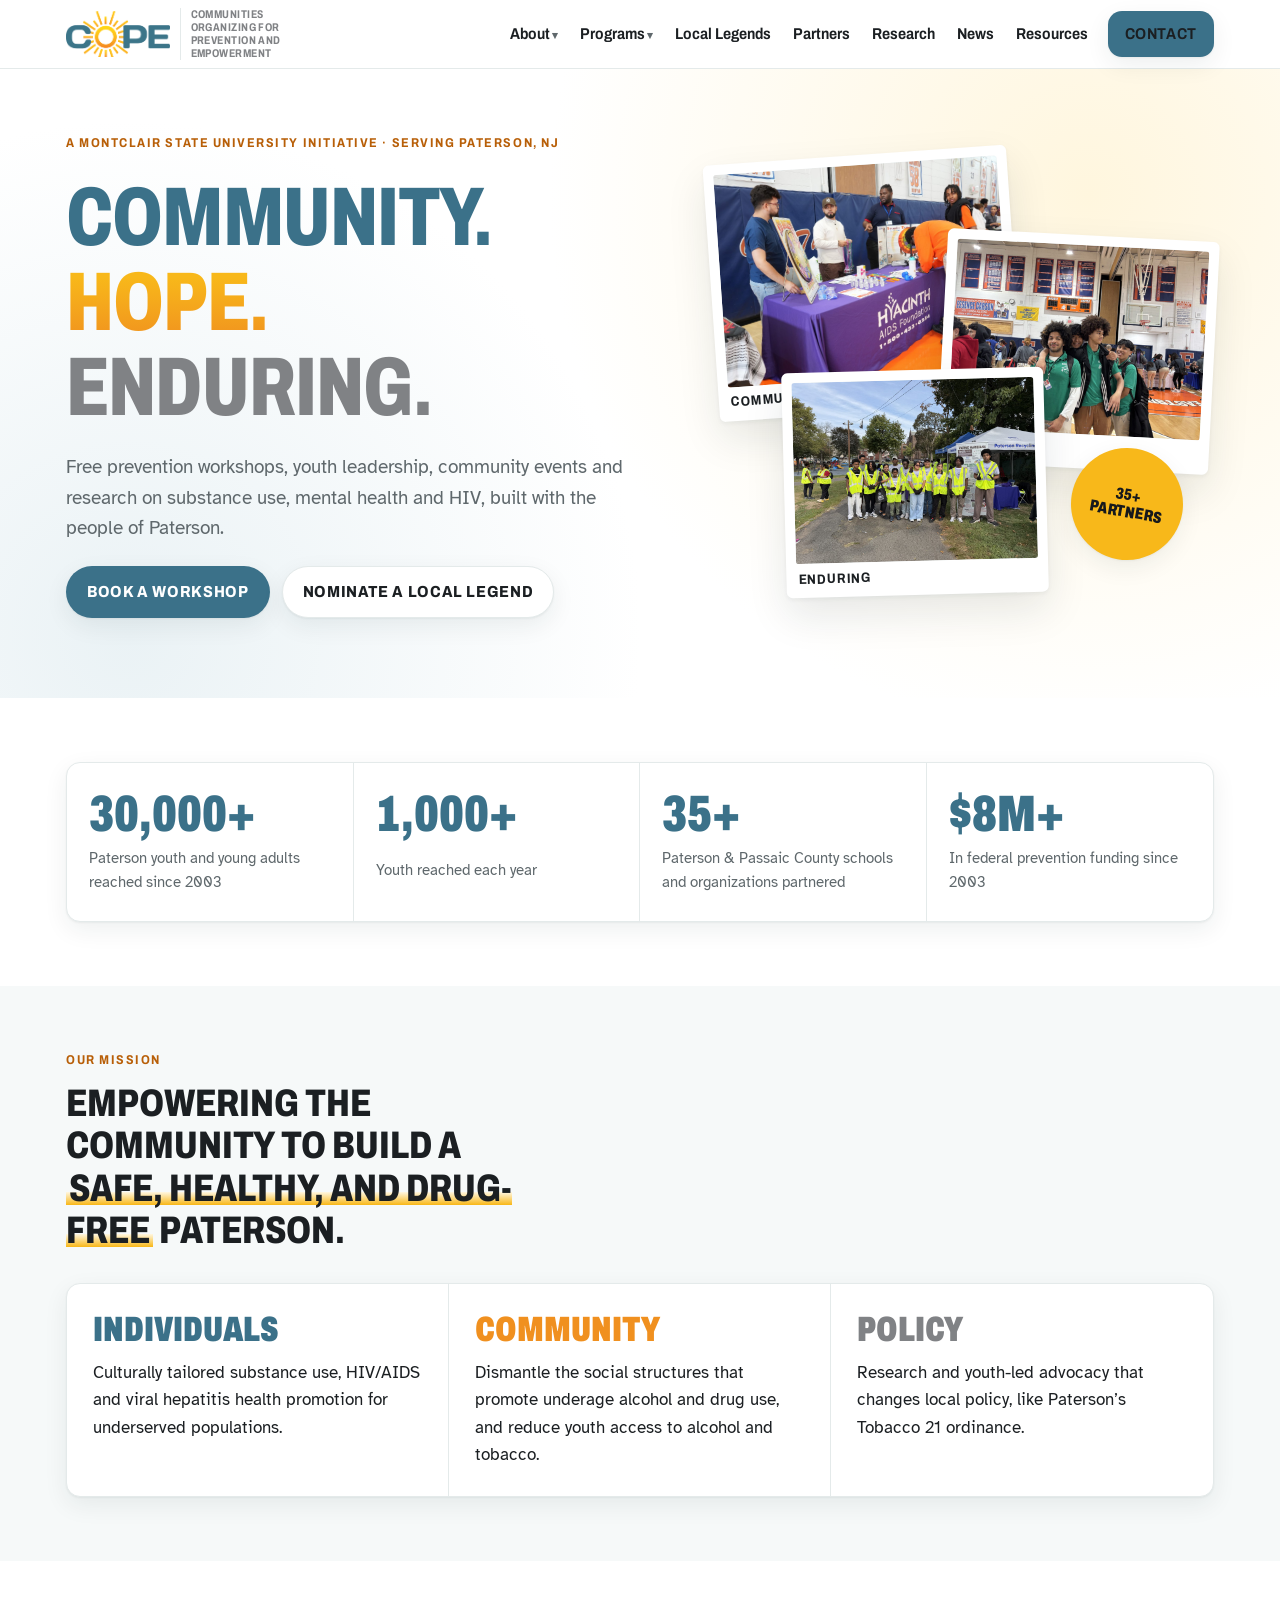
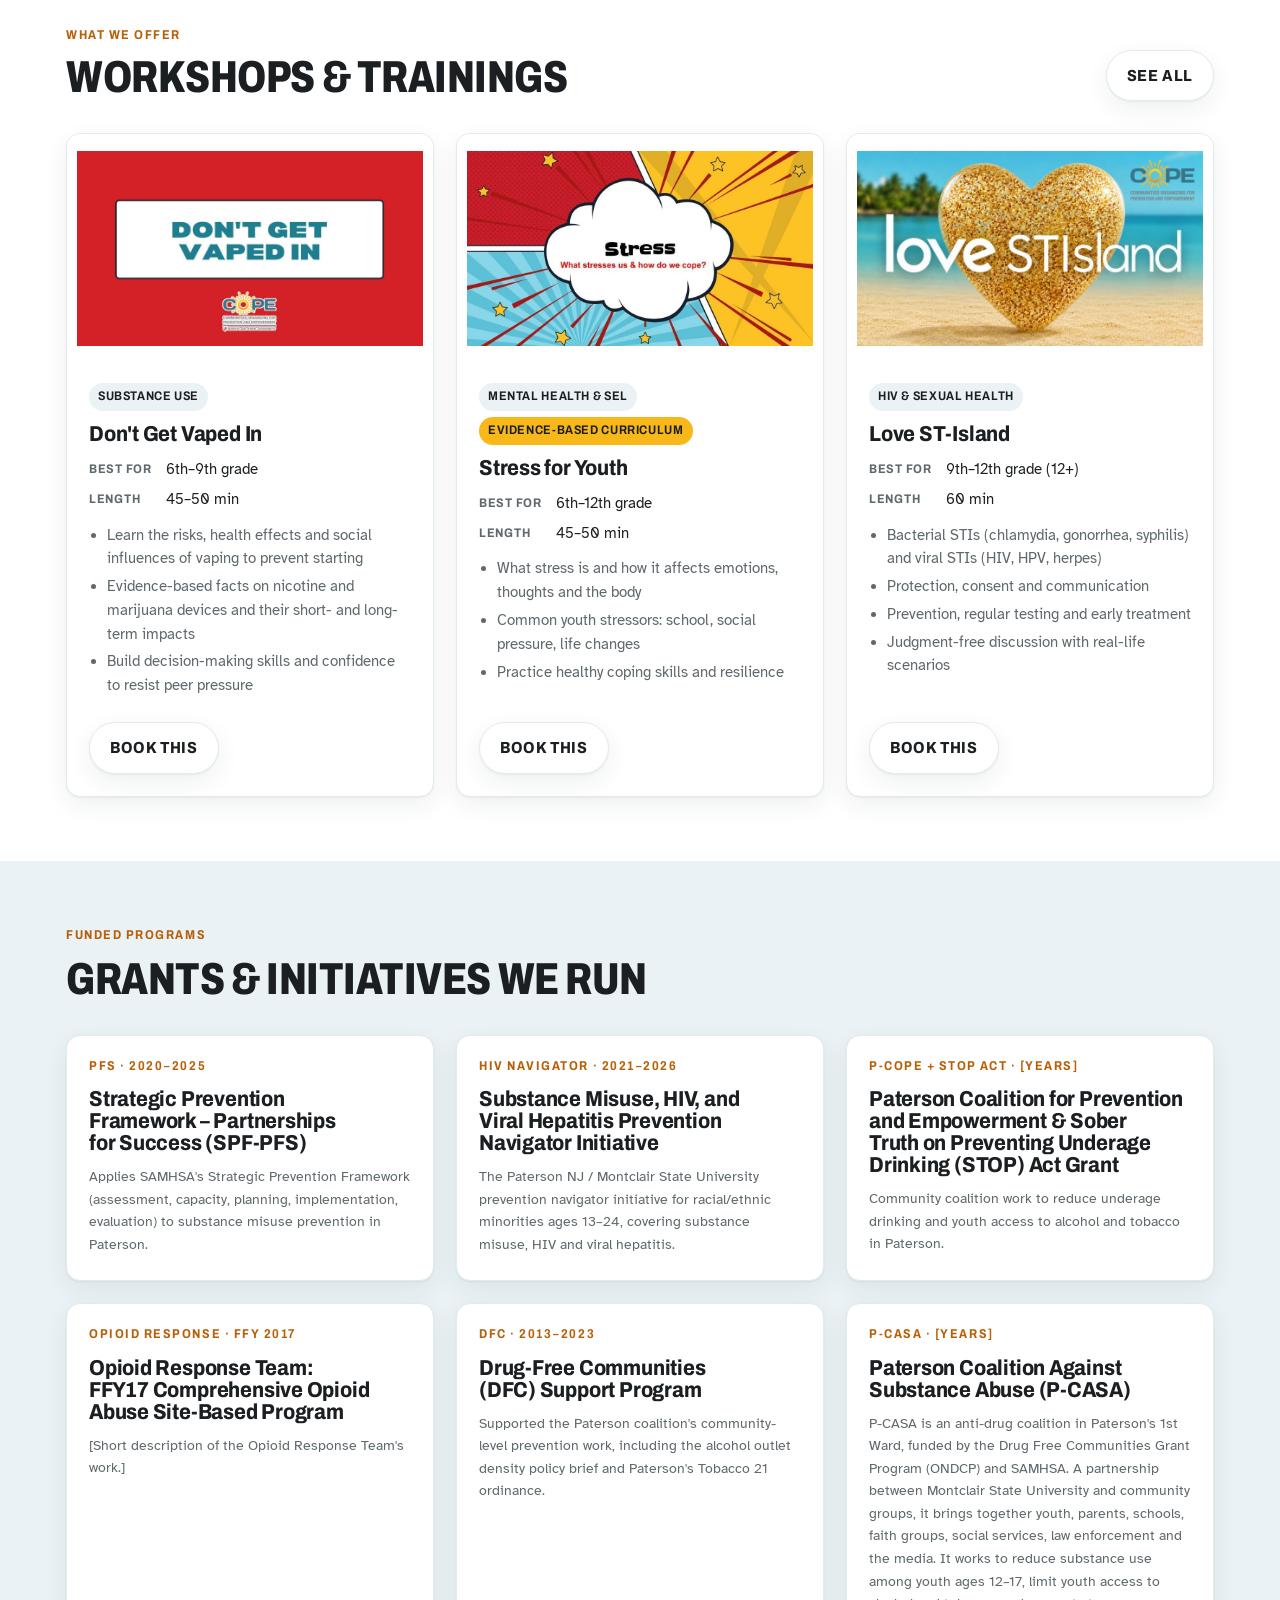
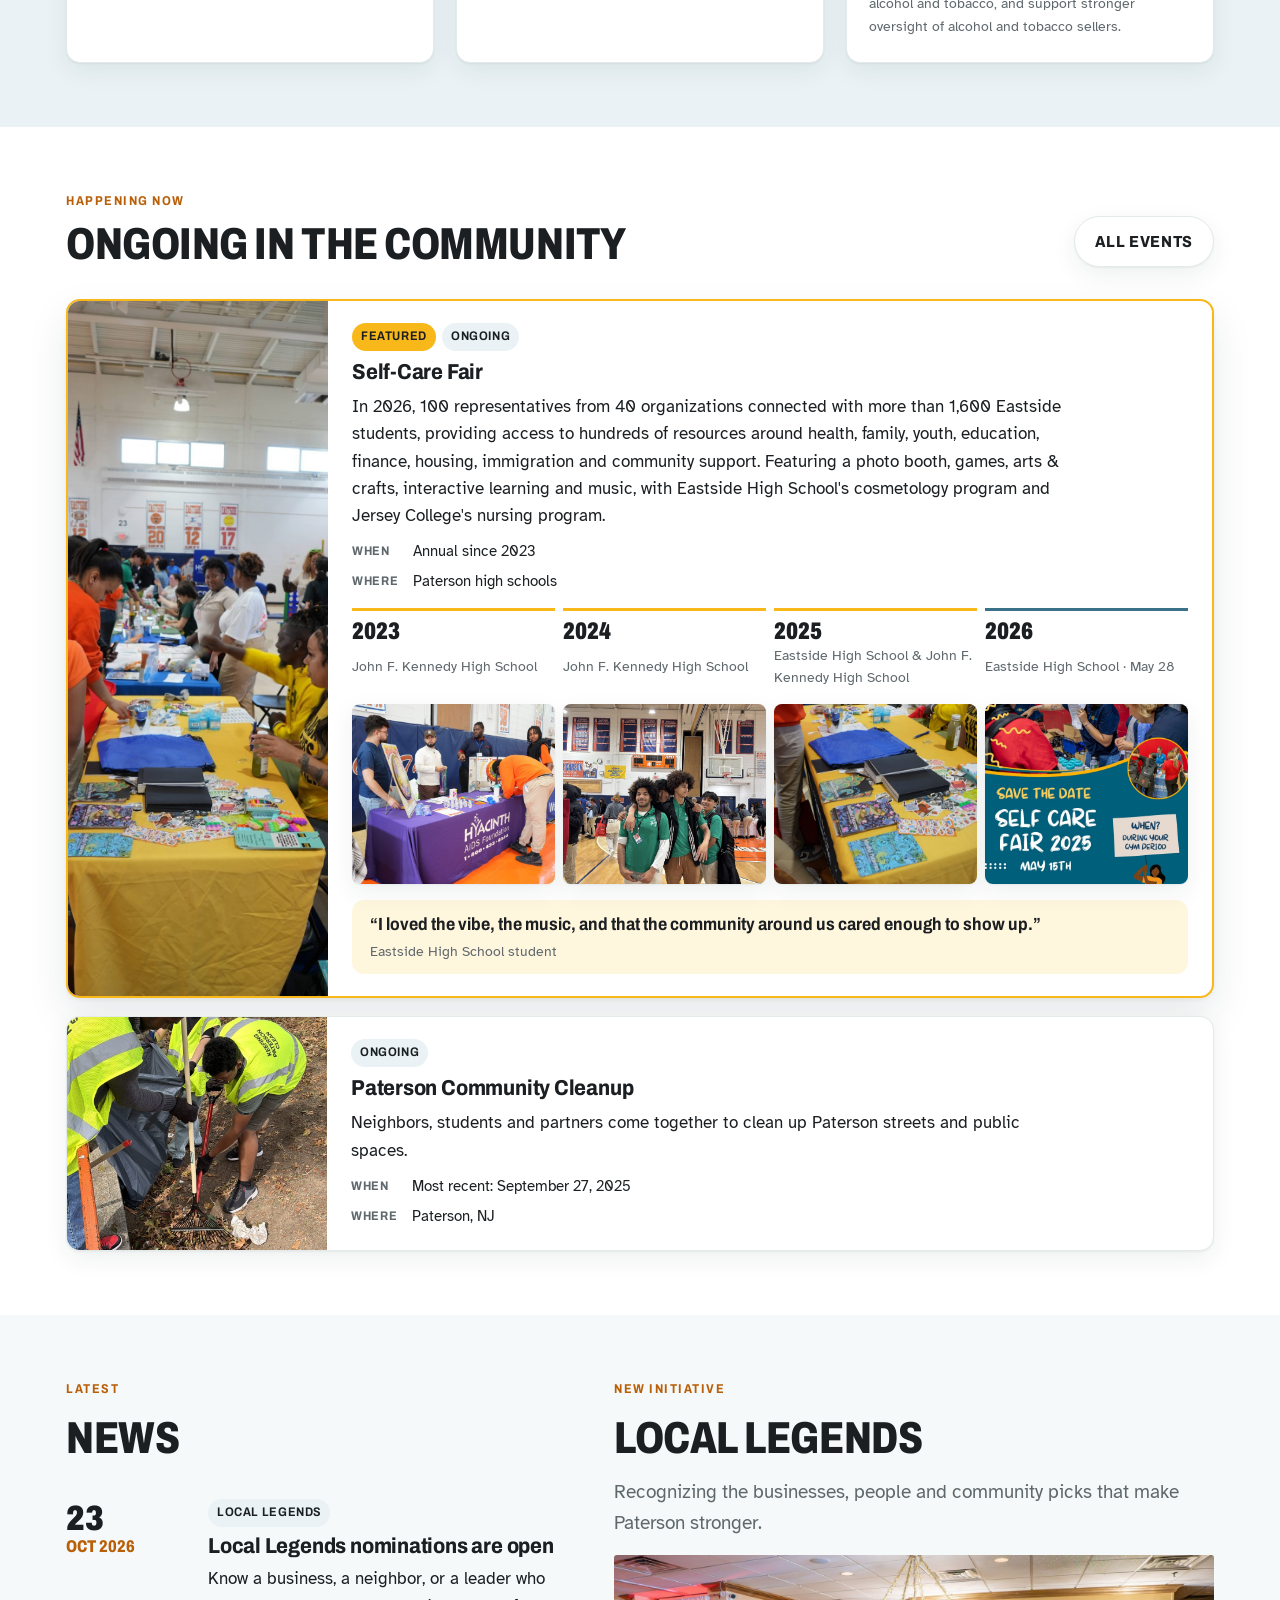
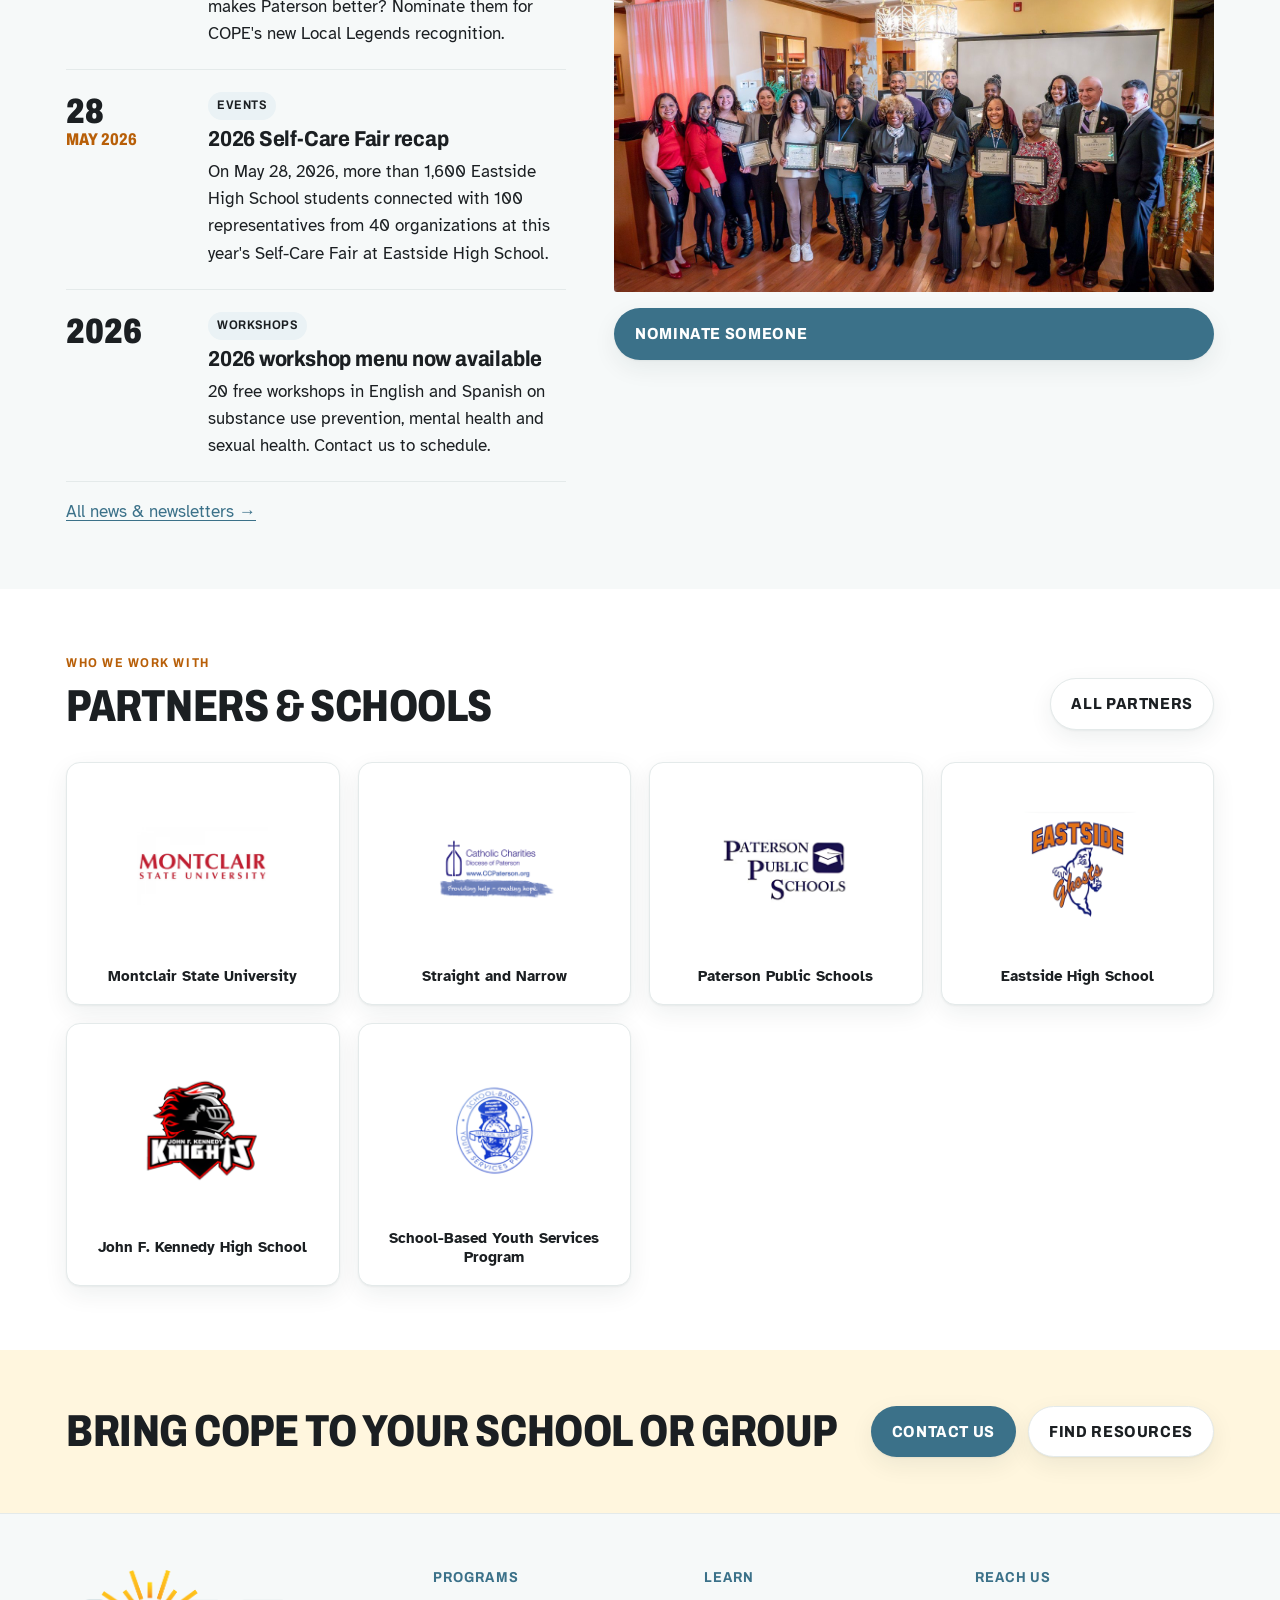
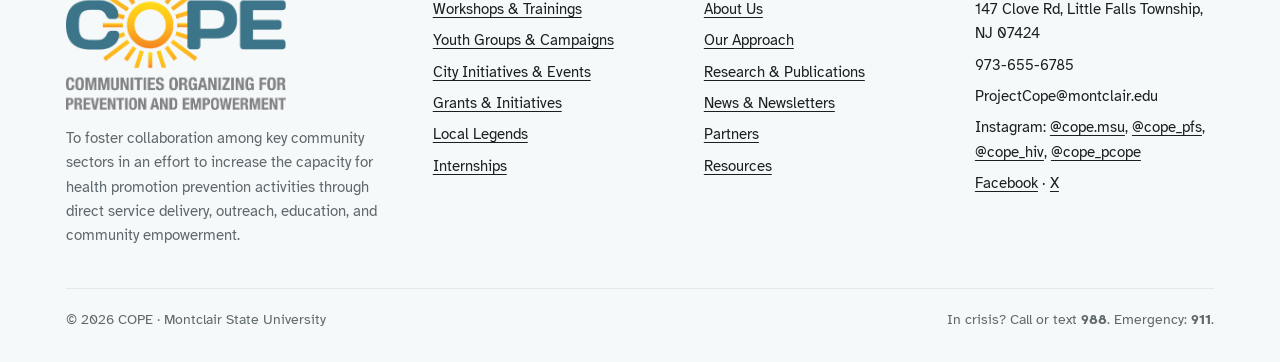
<file: cope-upload-part3/index.html>
<!doctype html>
<html lang="en">
<head>
<meta charset="utf-8">
<meta name="viewport" content="width=device-width, initial-scale=1, viewport-fit=cover">
<title>COPE | Communities Organizing for Prevention and Empowerment</title>
<meta name="description" content="COPE (Communities Organizing for Prevention and Empowerment) at Montclair State University: prevention, education, outreach and youth empowerment in Paterson, NJ.">
<link rel="icon" href="assets/img/favicon.png">
<link rel="preconnect" href="https://fonts.googleapis.com"><link rel="preconnect" href="https://fonts.gstatic.com" crossorigin><link rel="stylesheet" href="https://fonts.googleapis.com/css2?family=Archivo:wdth,wght@62..125,400..900&family=Atkinson+Hyperlegible:ital,wght@0,400;0,700;1,400&display=swap">
<link rel="stylesheet" href="assets/css/style.css">
</head>
<body>
<div id="site-header"></div>
<main id="main" data-page="home">
<section class="hero"><div class="wrap">
  <div class="hero-copy">
    <span class="eyebrow">A Montclair State University initiative · Serving Paterson, NJ</span>
    <h1><span class="w">Community.</span><span class="w">Hope.</span><span class="w">Enduring.</span></h1>
    <p class="lede">Free prevention workshops, youth leadership, community events and research on substance use, mental health and HIV, built with the people of Paterson.</p>
    <div class="hero-actions"><a class="btn" data-href="workshops">Book a workshop</a><a class="btn alt" data-href="local-legends">Nominate a Local Legend</a></div>
  </div>
  <div class="collage" aria-hidden="true">
    <figure class="frame f1"><div class="ph" data-src="home-hero-community.jpg" data-alt="COPE community event"></div><figcaption>Community</figcaption></figure>
    <figure class="frame f2"><div class="ph" data-src="home-hero-youth.jpg" data-alt="Youth at a COPE workshop"></div><figcaption>Hope</figcaption></figure>
    <figure class="frame f3"><div class="ph" data-src="home-hero-cleanup.jpg" data-alt="Paterson cleanup volunteers"></div><figcaption>Enduring</figcaption></figure>
    <span class="sticker">35+ partners</span>
  </div>
</div></section>

<section class="block"><div class="wrap"><div class="stats" data-render="stats"></div></div></section>

<section class="block tint"><div class="wrap">
  <div class="section-head"><span class="eyebrow">Our mission</span><p class="quote">Empowering the community to build a <span class="mark">safe, healthy, and drug-free</span> Paterson.</p></div>
  <div class="pillars">
    <div class="pillar"><span class="big">Individuals</span><p>Culturally tailored substance use, HIV/AIDS and viral hepatitis health promotion for underserved populations.</p></div>
    <div class="pillar"><span class="big">Community</span><p>Dismantle the social structures that promote underage alcohol and drug use, and reduce youth access to alcohol and tobacco.</p></div>
    <div class="pillar"><span class="big">Policy</span><p>Research and youth-led advocacy that changes local policy, like Paterson&rsquo;s Tobacco 21 ordinance.</p></div>
  </div>
</div></section>

<section class="block"><div class="wrap">
  <div class="section-head split"><div class="stack" style="gap:10px"><span class="eyebrow">What we offer</span><h2>Workshops &amp; trainings</h2></div><a class="btn alt" data-href="workshops">See all</a></div>
  <div class="grid" data-render="workshopPreview"></div>
</div></section>

<section class="block ink"><div class="wrap">
  <div class="section-head"><span class="eyebrow">Funded programs</span><h2>Grants &amp; initiatives we run</h2></div>
  <div class="grid" data-render="initiativeCards"></div>
</div></section>

<section class="block"><div class="wrap">
  <div class="section-head split"><div class="stack" style="gap:10px"><span class="eyebrow">Happening now</span><h2>Ongoing in the community</h2></div><a class="btn alt" data-href="community">All events</a></div>
  <div class="events" data-render="events" data-limit="2"></div>
</div></section>

<section class="block tint"><div class="wrap split">
  <div class="stack"><span class="eyebrow">Latest</span><h2>News</h2><div data-render="announcements" data-limit="3"></div><p><a data-href="news">All news &amp; newsletters →</a></p></div>
  <div class="stack"><span class="eyebrow">New initiative</span><h2>Local Legends</h2><p class="lede">Recognizing the businesses, people and community picks that make Paterson stronger.</p><div class="ph wide" data-src="local-legends-banner.jpg" data-alt="Local Legends"></div><a class="btn" data-href="local-legends">Nominate someone</a></div>
</div></section>

<section class="block"><div class="wrap">
  <div class="section-head split"><div class="stack" style="gap:10px"><span class="eyebrow">Who we work with</span><h2>Partners &amp; schools</h2></div><a class="btn alt" data-href="partners">All partners</a></div>
  <div class="logo-wall" data-render="partnerStrip"></div>
</div></section>

<section class="cta-band"><div class="wrap"><h2>Bring COPE to your school or group</h2><div class="hero-actions"><a class="btn" data-href="contact">Contact us</a><a class="btn alt" data-href="resources">Find resources</a></div></div></section>
</main>
<div id="site-footer"></div>
<script src="assets/js/data.js"></script>
<script src="assets/js/site.js"></script>
</body>
</html>
</file>
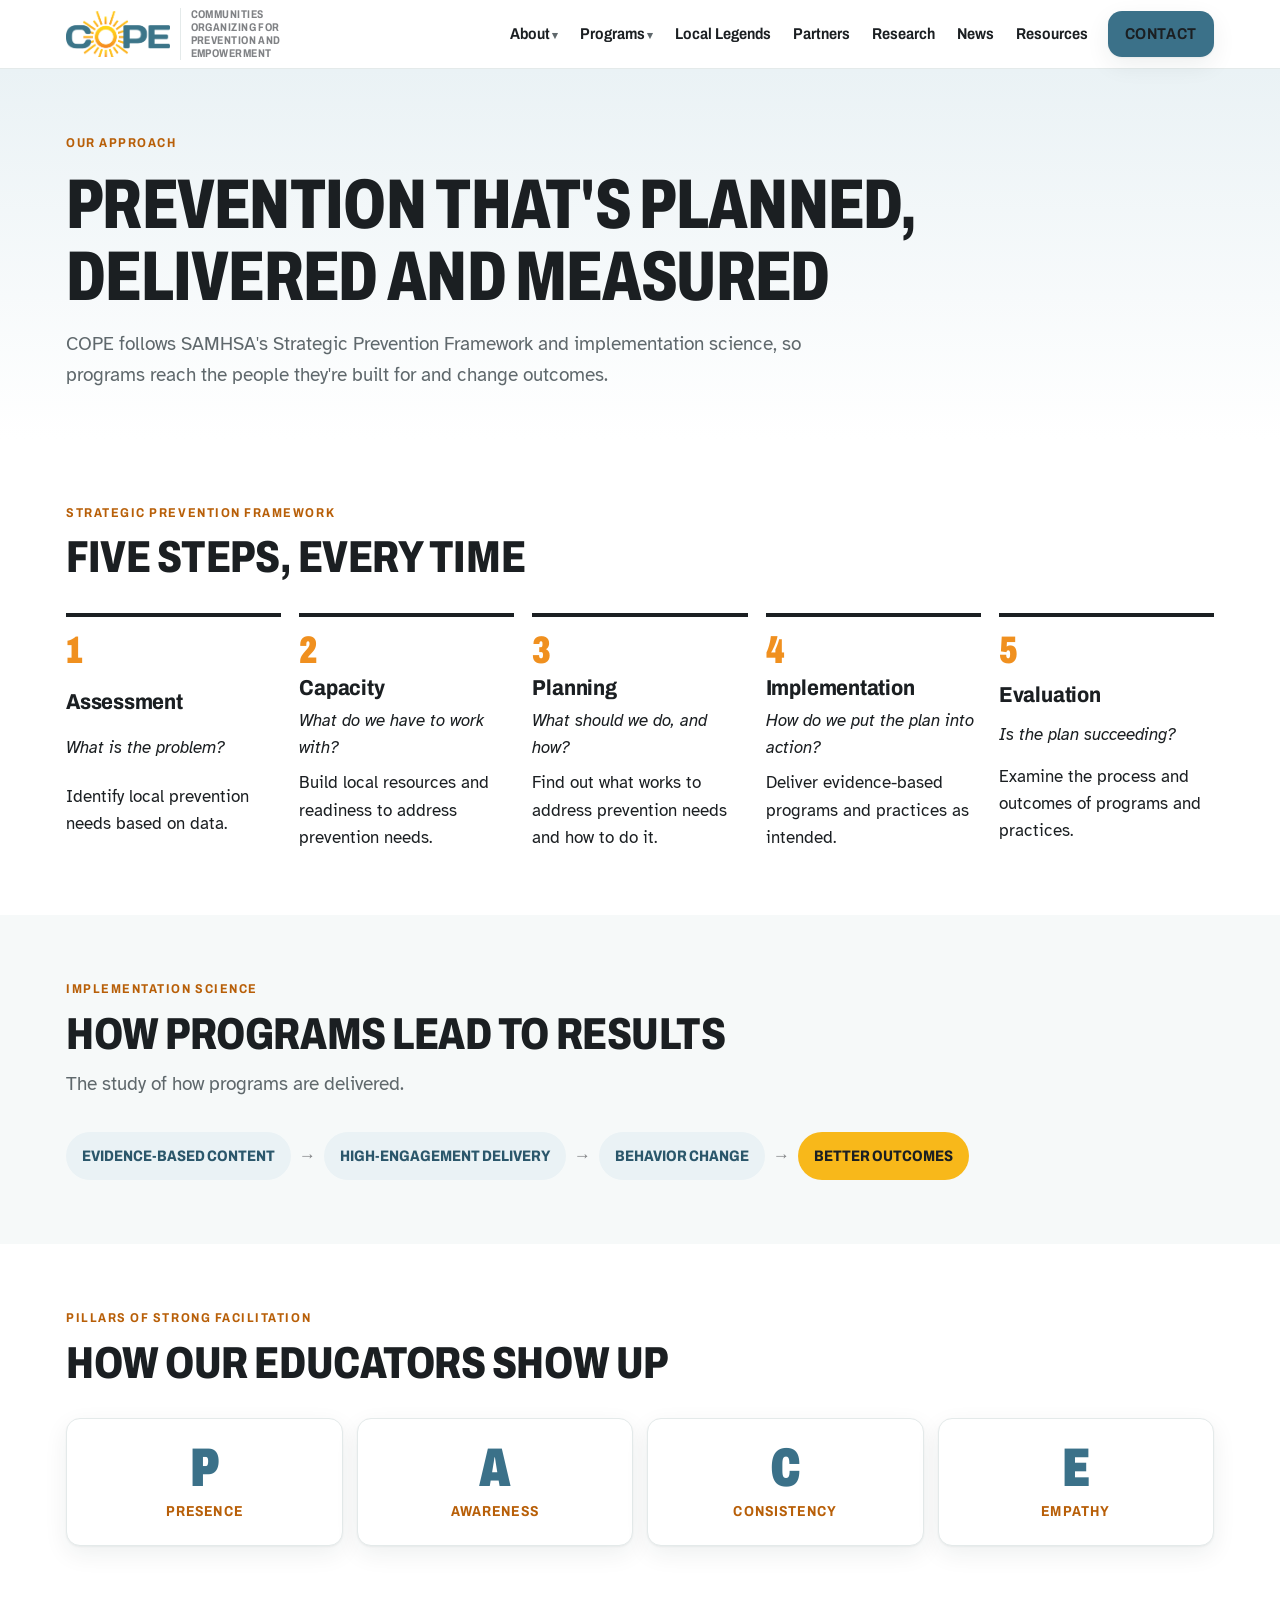
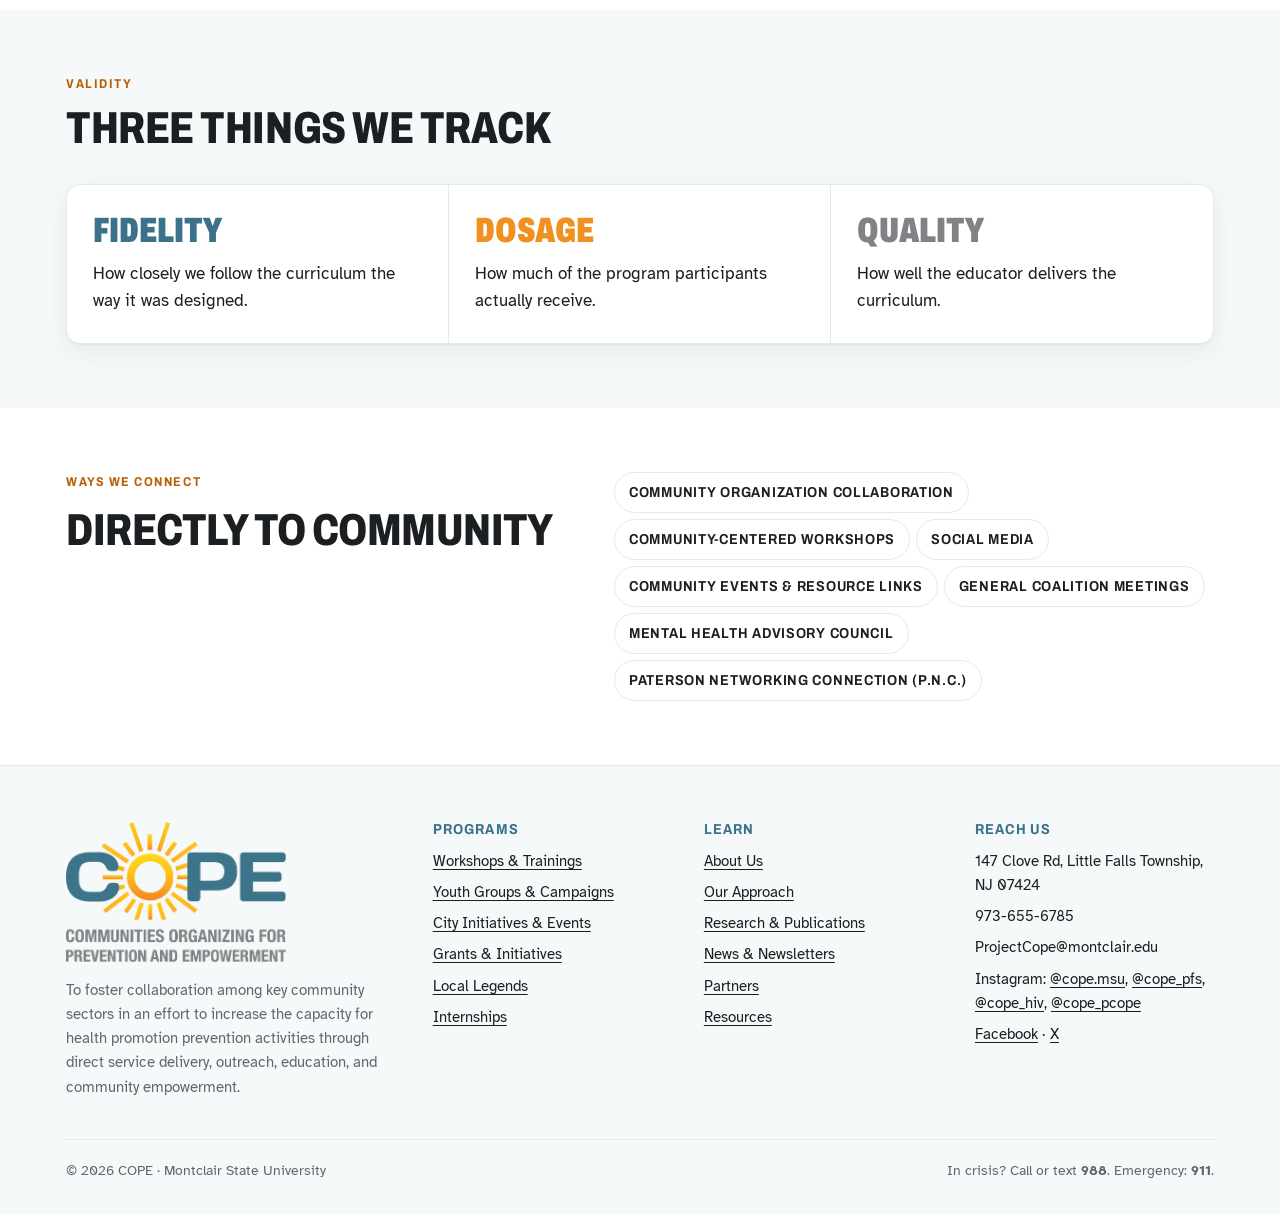
<file: cope-upload-part3/approach.html>
<!doctype html>
<html lang="en">
<head>
<meta charset="utf-8">
<meta name="viewport" content="width=device-width, initial-scale=1, viewport-fit=cover">
<title>Our Approach | COPE</title>
<meta name="description" content="COPE (Communities Organizing for Prevention and Empowerment) at Montclair State University: prevention, education, outreach and youth empowerment in Paterson, NJ.">
<link rel="icon" href="assets/img/favicon.png">
<link rel="preconnect" href="https://fonts.googleapis.com"><link rel="preconnect" href="https://fonts.gstatic.com" crossorigin><link rel="stylesheet" href="https://fonts.googleapis.com/css2?family=Archivo:wdth,wght@62..125,400..900&family=Atkinson+Hyperlegible:ital,wght@0,400;0,700;1,400&display=swap">
<link rel="stylesheet" href="assets/css/style.css">
</head>
<body>
<div id="site-header"></div>
<main id="main" data-page="approach">
<section class="page-head"><div class="wrap"><span class="eyebrow">Our approach</span><h1>Prevention that's planned, delivered and measured</h1>
<p class="lede">COPE follows SAMHSA's Strategic Prevention Framework and implementation science, so programs reach the people they're built for and change outcomes.</p></div></section>

<section class="block"><div class="wrap">
  <div class="section-head"><span class="eyebrow">Strategic Prevention Framework</span><h2>Five steps, every time</h2></div>
  <div data-render="spf"></div>
</div></section>

<section class="block tint"><div class="wrap">
  <div class="section-head"><span class="eyebrow">Implementation science</span><h2>How programs lead to results</h2><p class="lede">The study of how programs are delivered.</p></div>
  <div class="flow"><span>Evidence-based content</span><i>→</i><span>High-engagement delivery</span><i>→</i><span>Behavior change</span><i>→</i><span>Better outcomes</span></div>
</div></section>

<section class="block"><div class="wrap">
  <div class="section-head"><span class="eyebrow">Pillars of strong facilitation</span><h2>How our educators show up</h2></div>
  <div data-render="pace"></div>
</div></section>

<section class="block tint"><div class="wrap">
  <div class="section-head"><span class="eyebrow">Validity</span><h2>Three things we track</h2></div>
  <div class="pillars">
    <div class="pillar"><span class="big">Fidelity</span><p>How closely we follow the curriculum the way it was designed.</p></div>
    <div class="pillar"><span class="big">Dosage</span><p>How much of the program participants actually receive.</p></div>
    <div class="pillar"><span class="big">Quality</span><p>How well the educator delivers the curriculum.</p></div>
  </div>
</div></section>

<section class="block"><div class="wrap split">
  <div class="stack"><span class="eyebrow">Ways we connect</span><h2>Directly to community</h2></div>
  <div class="chips big"><span class="chip">Community organization collaboration</span><span class="chip">Community-centered workshops</span><span class="chip">Social media</span><span class="chip">Community events &amp; resource links</span><span class="chip">General coalition meetings</span><span class="chip">Mental Health Advisory Council</span><span class="chip">Paterson Networking Connection (P.N.C.)</span></div>
</div></section>
</main>
<div id="site-footer"></div>
<script src="assets/js/data.js"></script>
<script src="assets/js/site.js"></script>
</body>
</html>
</file>
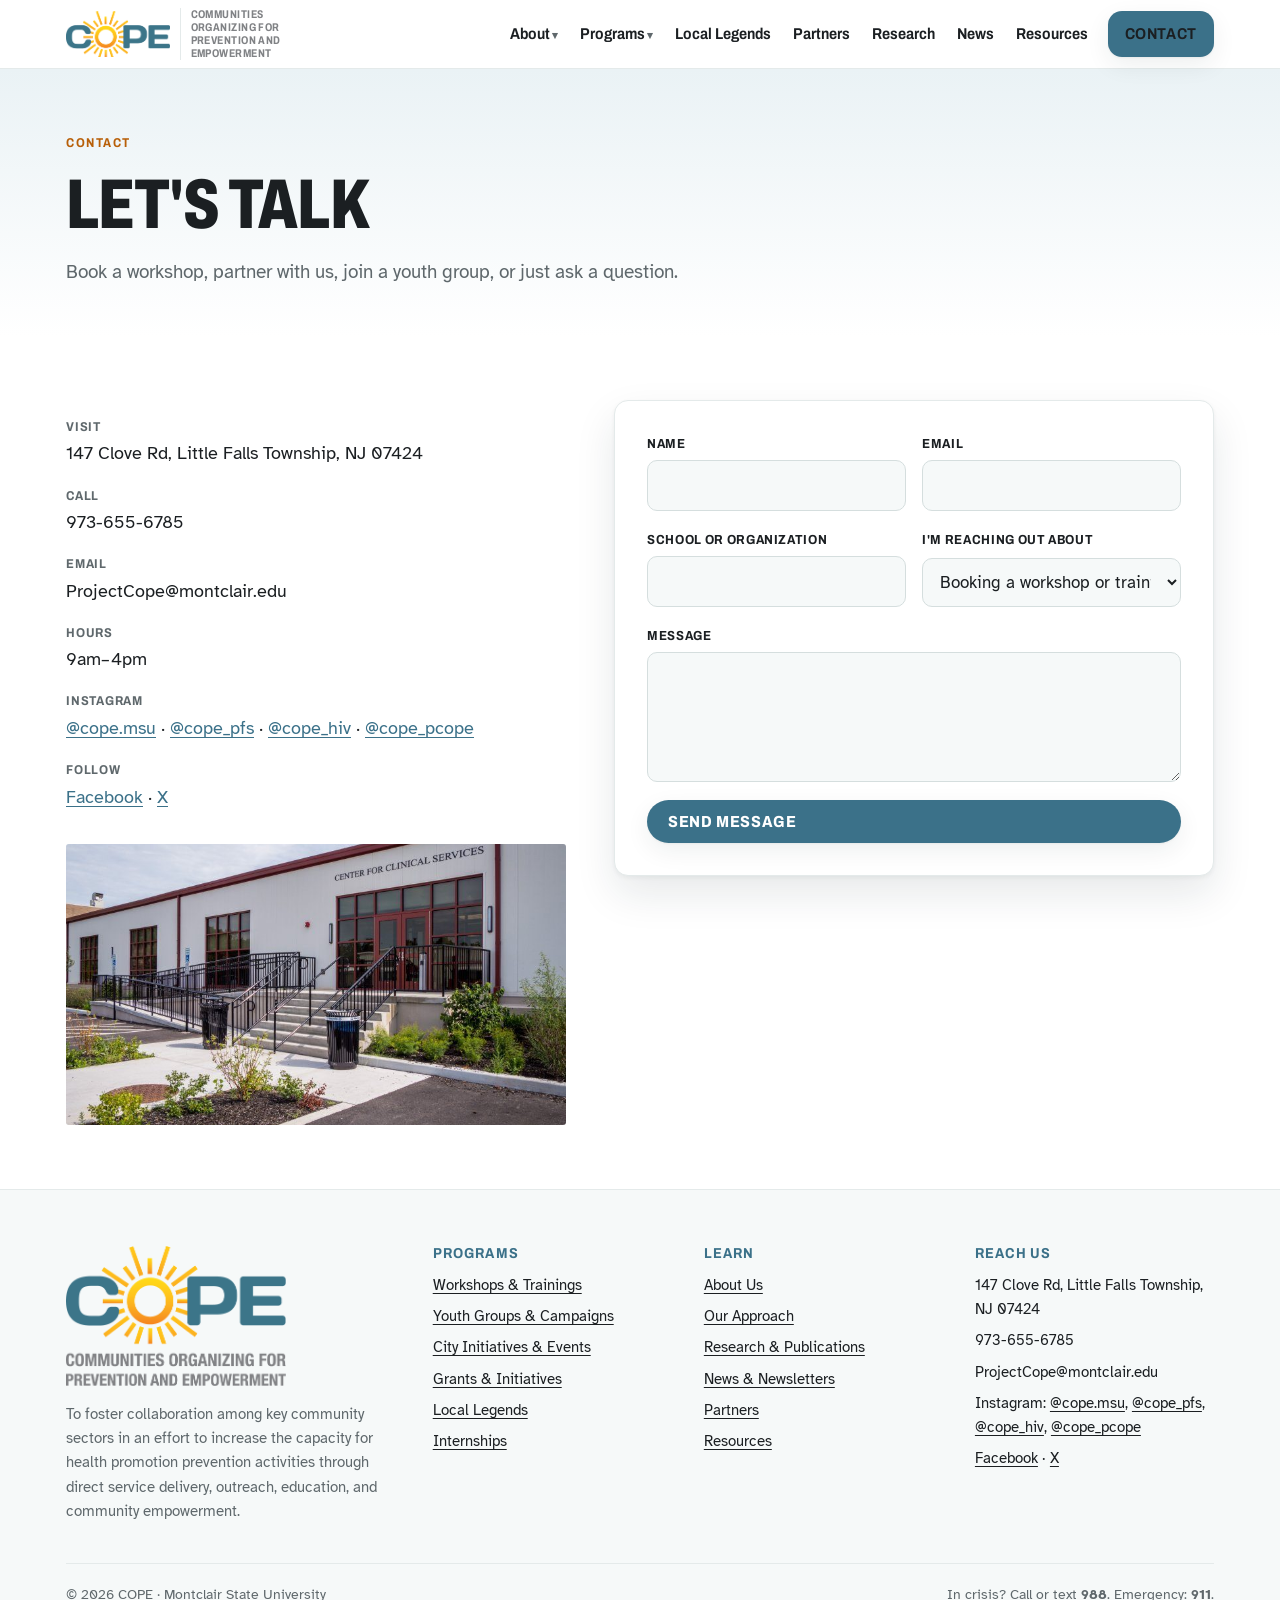
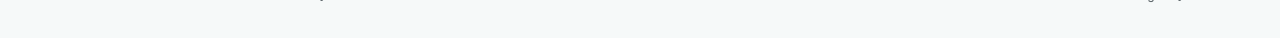
<file: cope-upload-part3/contact.html>
<!doctype html>
<html lang="en">
<head>
<meta charset="utf-8">
<meta name="viewport" content="width=device-width, initial-scale=1, viewport-fit=cover">
<title>Contact | COPE</title>
<meta name="description" content="COPE (Communities Organizing for Prevention and Empowerment) at Montclair State University: prevention, education, outreach and youth empowerment in Paterson, NJ.">
<link rel="icon" href="assets/img/favicon.png">
<link rel="preconnect" href="https://fonts.googleapis.com"><link rel="preconnect" href="https://fonts.gstatic.com" crossorigin><link rel="stylesheet" href="https://fonts.googleapis.com/css2?family=Archivo:wdth,wght@62..125,400..900&family=Atkinson+Hyperlegible:ital,wght@0,400;0,700;1,400&display=swap">
<link rel="stylesheet" href="assets/css/style.css">
</head>
<body>
<div id="site-header"></div>
<main id="main" data-page="contact">
<section class="page-head"><div class="wrap"><span class="eyebrow">Contact</span><h1>Let's talk</h1>
<p class="lede">Book a workshop, partner with us, join a youth group, or just ask a question.</p></div></section>
<section class="block"><div class="wrap split">
  <div class="stack"><div data-render="contactInfo"></div><div class="ph wide" data-src="contact-office.jpg" data-alt="COPE office"></div></div>
  <form class="form" data-form="Contact">
    <div class="row">
      <div class="field"><label for="c-name">Name</label><input id="c-name" name="name" required></div>
      <div class="field"><label for="c-email">Email</label><input id="c-email" type="email" name="email" required></div>
    </div>
    <div class="row">
      <div class="field"><label for="c-org">School or organization</label><input id="c-org" name="organization"></div>
      <div class="field"><label for="c-topic">I'm reaching out about</label>
        <select id="c-topic" name="topic"><option>Booking a workshop or training</option><option>Partnering with COPE</option><option>Inviting COPE to table at an event</option><option>Joining a meeting or the newsletter</option><option>Bringing a partner into a workshop</option><option>Joining a youth group</option><option>Internships</option><option>Local Legends</option><option>Research or publications</option><option>Something else</option></select></div>
    </div>
    <div class="field"><label for="c-msg">Message</label><textarea id="c-msg" name="message" required></textarea></div>
    <button class="btn" type="submit">Send message</button>
    <p class="form-status" role="status" hidden></p>
  </form>
</div></section>
</main>
<div id="site-footer"></div>
<script src="assets/js/data.js"></script>
<script src="assets/js/site.js"></script>
</body>
</html>
</file>
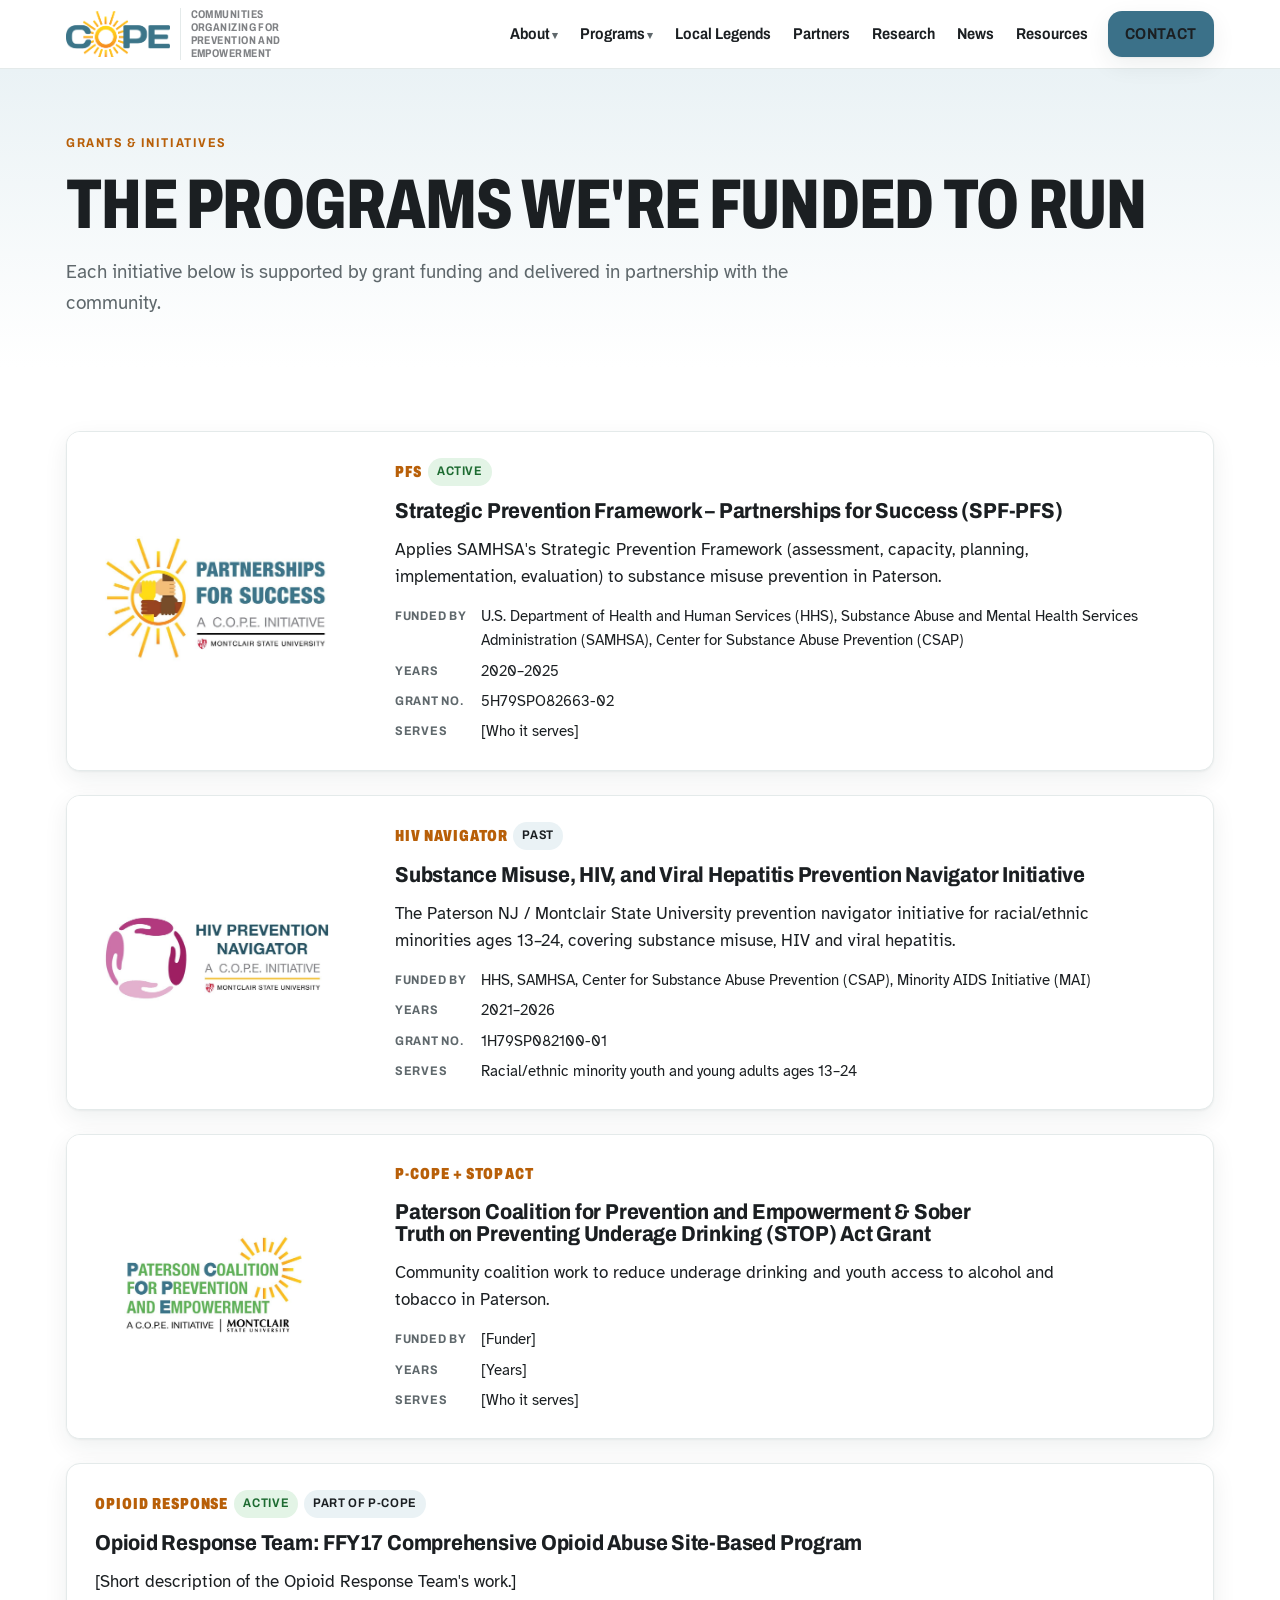
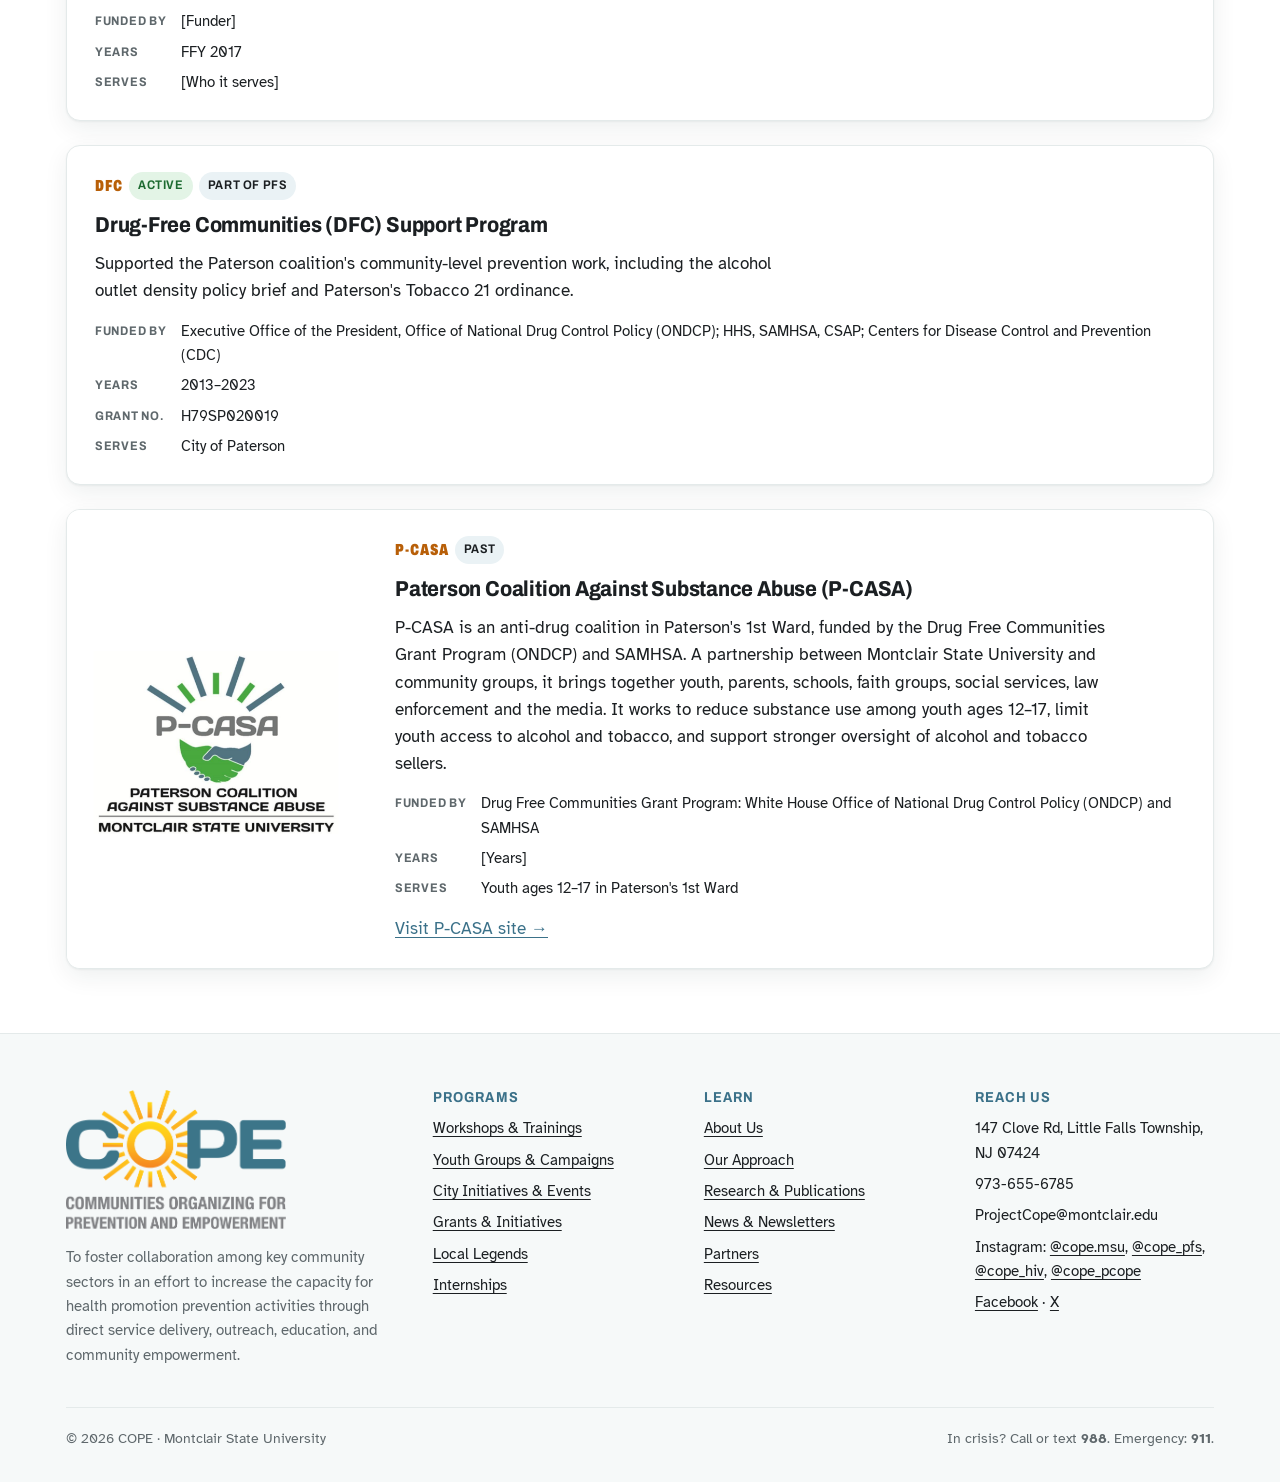
<file: cope-upload-part3/initiatives.html>
<!doctype html>
<html lang="en">
<head>
<meta charset="utf-8">
<meta name="viewport" content="width=device-width, initial-scale=1, viewport-fit=cover">
<title>Grants & Initiatives | COPE</title>
<meta name="description" content="COPE (Communities Organizing for Prevention and Empowerment) at Montclair State University: prevention, education, outreach and youth empowerment in Paterson, NJ.">
<link rel="icon" href="assets/img/favicon.png">
<link rel="preconnect" href="https://fonts.googleapis.com"><link rel="preconnect" href="https://fonts.gstatic.com" crossorigin><link rel="stylesheet" href="https://fonts.googleapis.com/css2?family=Archivo:wdth,wght@62..125,400..900&family=Atkinson+Hyperlegible:ital,wght@0,400;0,700;1,400&display=swap">
<link rel="stylesheet" href="assets/css/style.css">
</head>
<body>
<div id="site-header"></div>
<main id="main" data-page="initiatives">
<section class="page-head"><div class="wrap"><span class="eyebrow">Grants &amp; initiatives</span><h1>The programs we're funded to run</h1>
<p class="lede">Each initiative below is supported by grant funding and delivered in partnership with the community.</p></div></section>
<section class="block"><div class="wrap" data-render="initiatives"></div></section>
</main>
<div id="site-footer"></div>
<script src="assets/js/data.js"></script>
<script src="assets/js/site.js"></script>
</body>
</html>
</file>
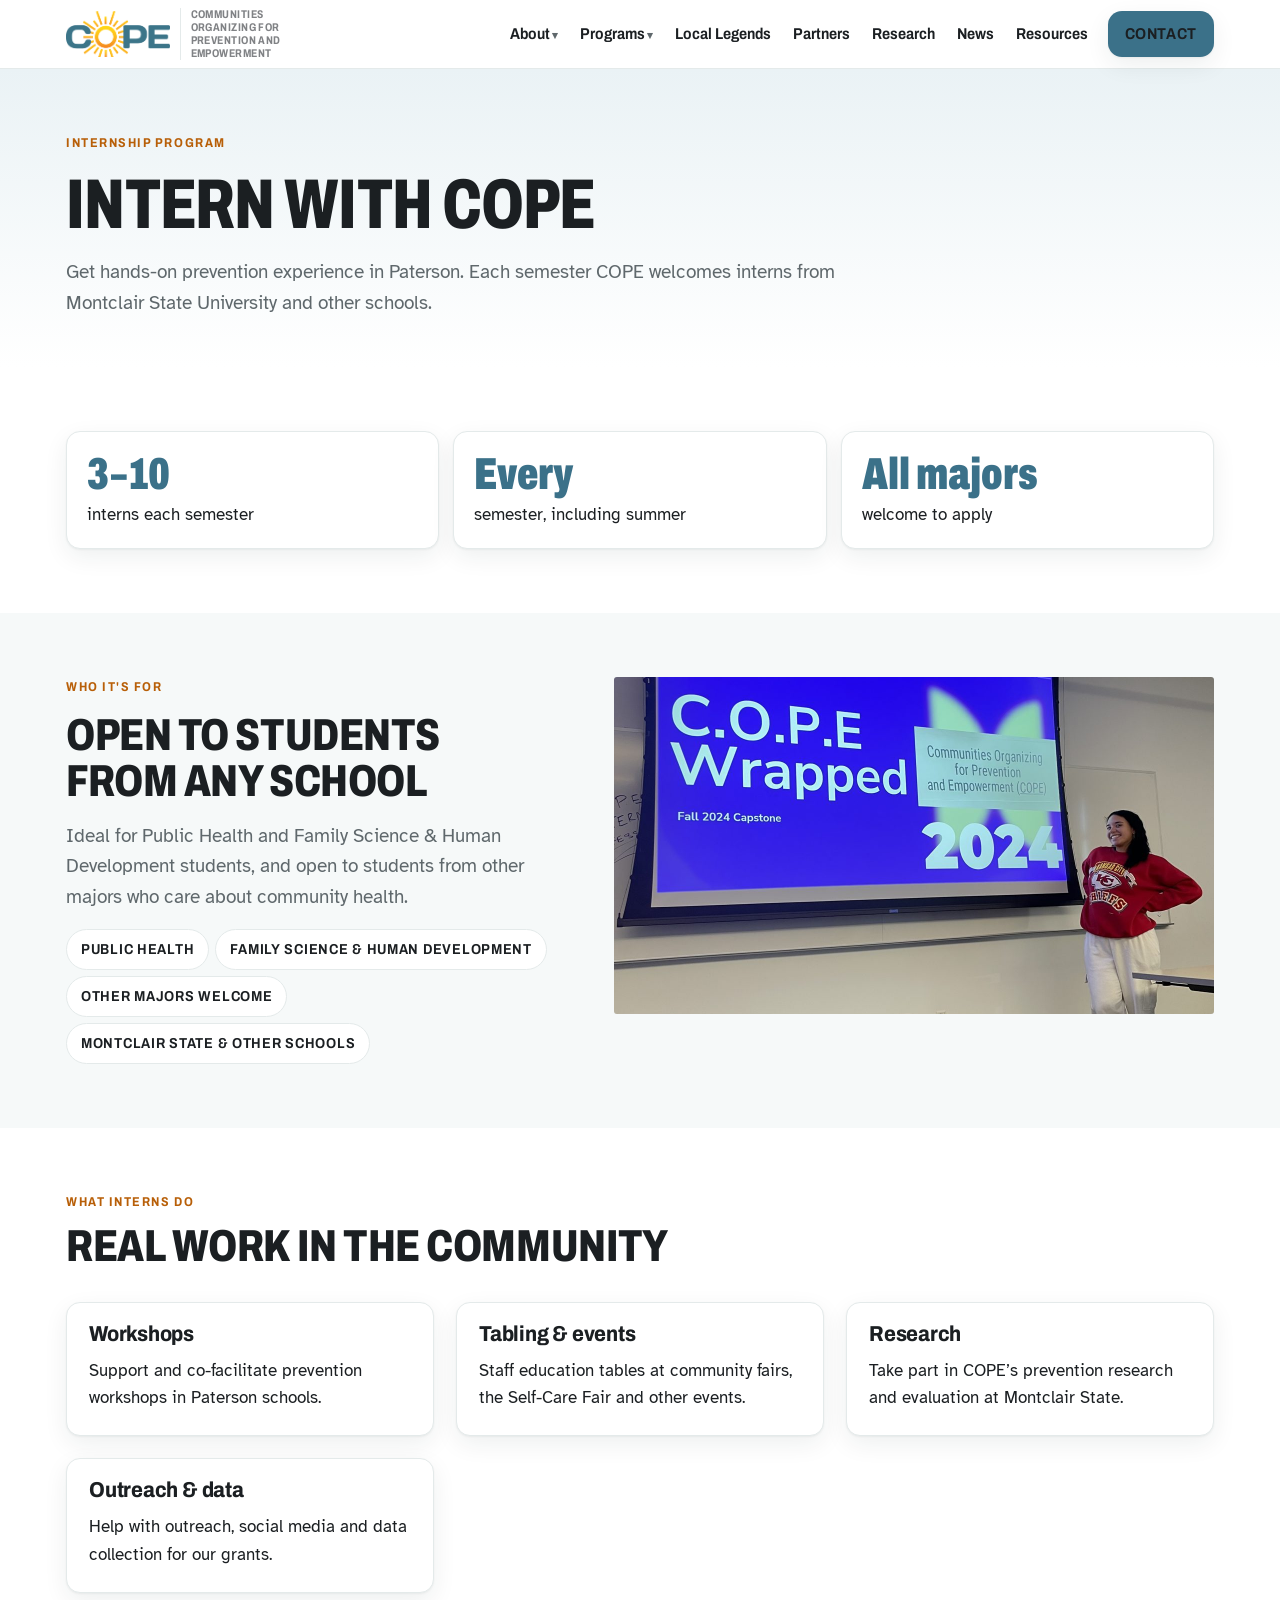
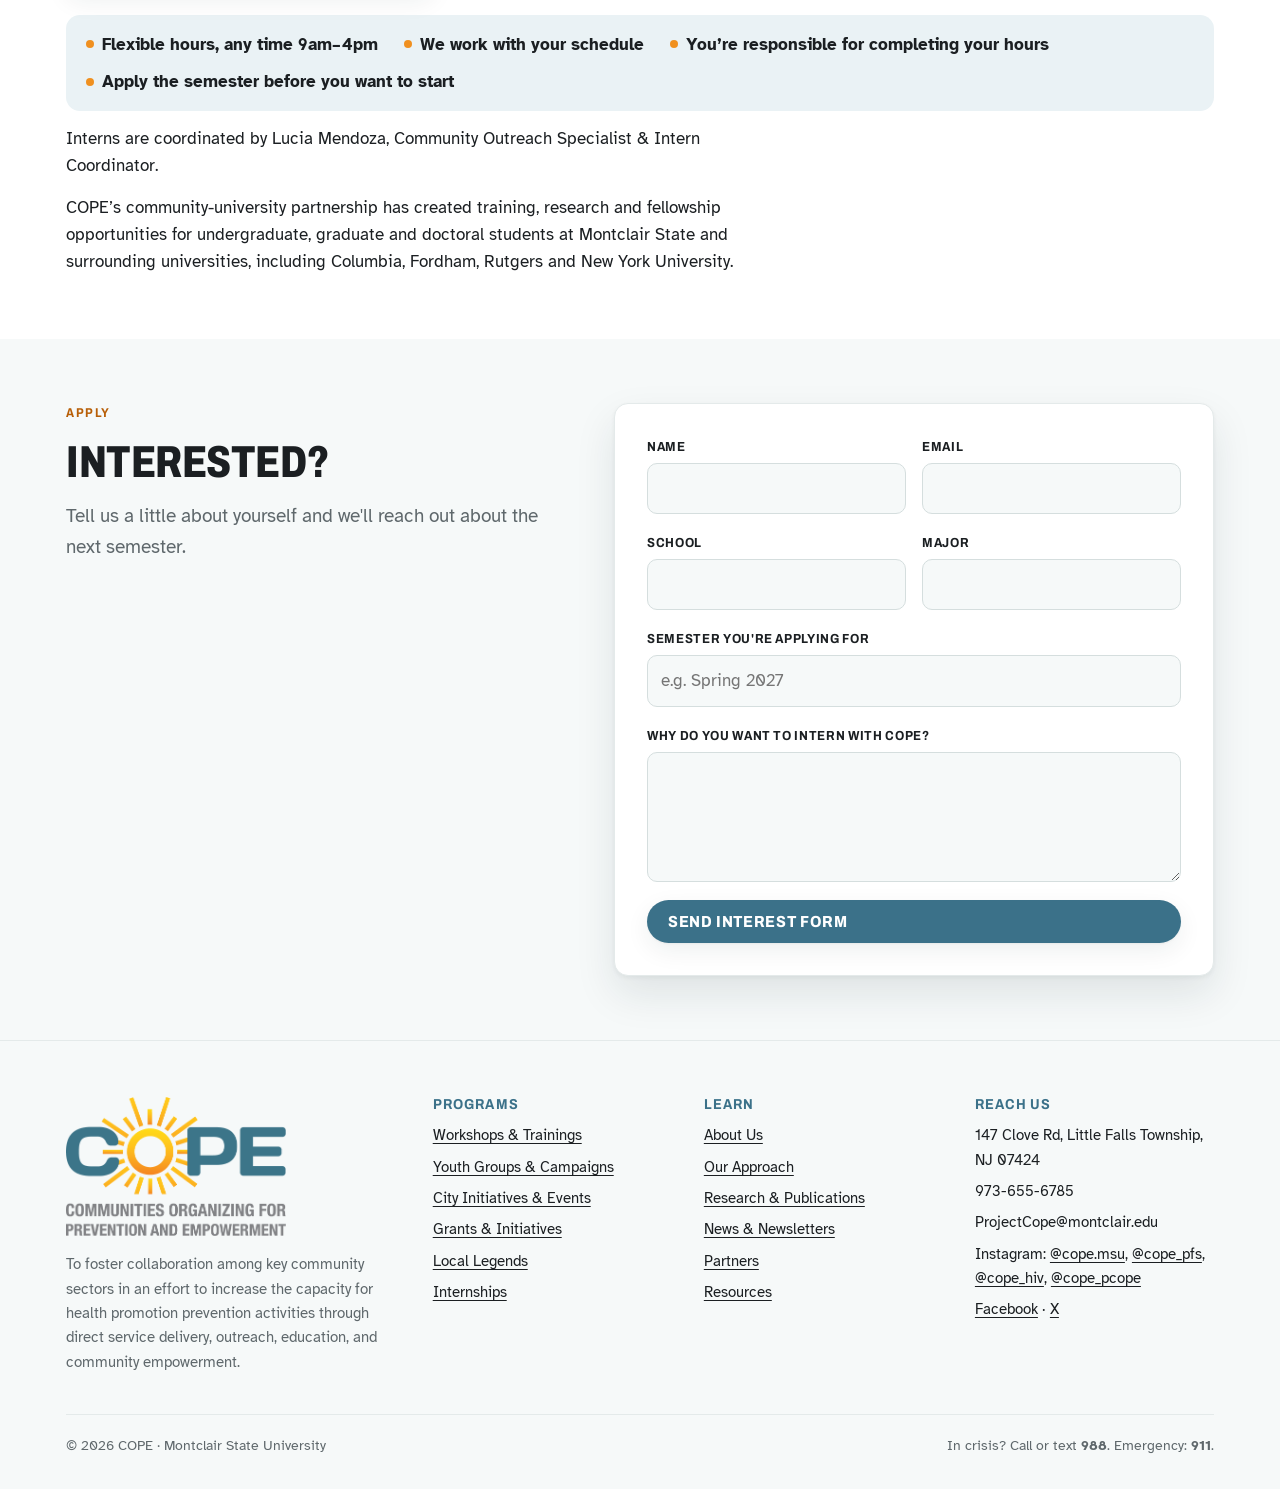
<file: cope-upload-part3/internships.html>
<!doctype html>
<html lang="en">
<head>
<meta charset="utf-8">
<meta name="viewport" content="width=device-width, initial-scale=1, viewport-fit=cover">
<title>Internships | COPE</title>
<meta name="description" content="COPE (Communities Organizing for Prevention and Empowerment) at Montclair State University: prevention, education, outreach and youth empowerment in Paterson, NJ.">
<link rel="icon" href="assets/img/favicon.png">
<link rel="preconnect" href="https://fonts.googleapis.com"><link rel="preconnect" href="https://fonts.gstatic.com" crossorigin><link rel="stylesheet" href="https://fonts.googleapis.com/css2?family=Archivo:wdth,wght@62..125,400..900&family=Atkinson+Hyperlegible:ital,wght@0,400;0,700;1,400&display=swap">
<link rel="stylesheet" href="assets/css/style.css">
</head>
<body>
<div id="site-header"></div>
<main id="main" data-page="internships">
<section class="page-head"><div class="wrap"><span class="eyebrow">Internship program</span><h1>Intern with COPE</h1>
<p class="lede">Get hands-on prevention experience in Paterson. Each semester COPE welcomes interns from Montclair State University and other schools.</p></div></section>

<section class="block"><div class="wrap">
  <div class="big-num"><div><b>3&ndash;10</b><span>interns each semester</span></div><div><b>Every</b><span>semester, including summer</span></div><div><b>All majors</b><span>welcome to apply</span></div></div>
</div></section>

<section class="block tint"><div class="wrap split">
  <div class="stack"><span class="eyebrow">Who it's for</span><h2>Open to students from any school</h2>
    <p class="lede">Ideal for Public Health and Family Science &amp; Human Development students, and open to students from other majors who care about community health.</p>
    <div class="chips big"><span class="chip">Public Health</span><span class="chip">Family Science &amp; Human Development</span><span class="chip">Other majors welcome</span><span class="chip">Montclair State &amp; other schools</span></div></div>
  <div class="ph wide" data-src="internship-interns.jpg" data-alt="COPE interns"></div>
</div></section>

<section class="block"><div class="wrap">
  <div class="section-head"><span class="eyebrow">What interns do</span><h2>Real work in the community</h2></div>
  <div class="grid">
    <div class="card"><div class="body"><h3>Workshops</h3><p>Support and co-facilitate prevention workshops in Paterson schools.</p></div></div>
    <div class="card"><div class="body"><h3>Tabling &amp; events</h3><p>Staff education tables at community fairs, the Self-Care Fair and other events.</p></div></div>
    <div class="card"><div class="body"><h3>Research</h3><p>Take part in COPE&rsquo;s prevention research and evaluation at Montclair State.</p></div></div>
    <div class="card"><div class="body"><h3>Outreach &amp; data</h3><p>Help with outreach, social media and data collection for our grants.</p></div></div>
  </div>
  <div class="info-strip" style="margin-top:22px;margin-bottom:0"><span>Flexible hours, any time 9am&ndash;4pm</span><span>We work with your schedule</span><span>You&rsquo;re responsible for completing your hours</span><span>Apply the semester before you want to start</span></div>
  <p class="meta" style="margin-top:14px">Interns are coordinated by Lucia Mendoza, Community Outreach Specialist &amp; Intern Coordinator.</p>
  <p style="margin-top:14px">COPE&rsquo;s community-university partnership has created training, research and fellowship opportunities for undergraduate, graduate and doctoral students at Montclair State and surrounding universities, including Columbia, Fordham, Rutgers and New York University.</p>
</div></section>

<section class="block tint" id="apply"><div class="wrap split">
  <div class="stack"><span class="eyebrow">Apply</span><h2>Interested?</h2><p class="lede">Tell us a little about yourself and we'll reach out about the next semester.</p></div>
  <form class="form" data-form="Internship interest">
    <div class="row">
      <div class="field"><label for="i-name">Name</label><input id="i-name" name="name" required></div>
      <div class="field"><label for="i-email">Email</label><input id="i-email" type="email" name="email" required></div>
    </div>
    <div class="row">
      <div class="field"><label for="i-school">School</label><input id="i-school" name="school" required></div>
      <div class="field"><label for="i-major">Major</label><input id="i-major" name="major" required></div>
    </div>
    <div class="field"><label for="i-sem">Semester you're applying for</label><input id="i-sem" name="semester" placeholder="e.g. Spring 2027"></div>
    <div class="field"><label for="i-why">Why do you want to intern with COPE?</label><textarea id="i-why" name="why"></textarea></div>
    <button class="btn" type="submit">Send interest form</button>
    <p class="form-status" role="status" hidden></p>
  </form>
</div></section>
</main>
<div id="site-footer"></div>
<script src="assets/js/data.js"></script>
<script src="assets/js/site.js"></script>
</body>
</html>
</file>
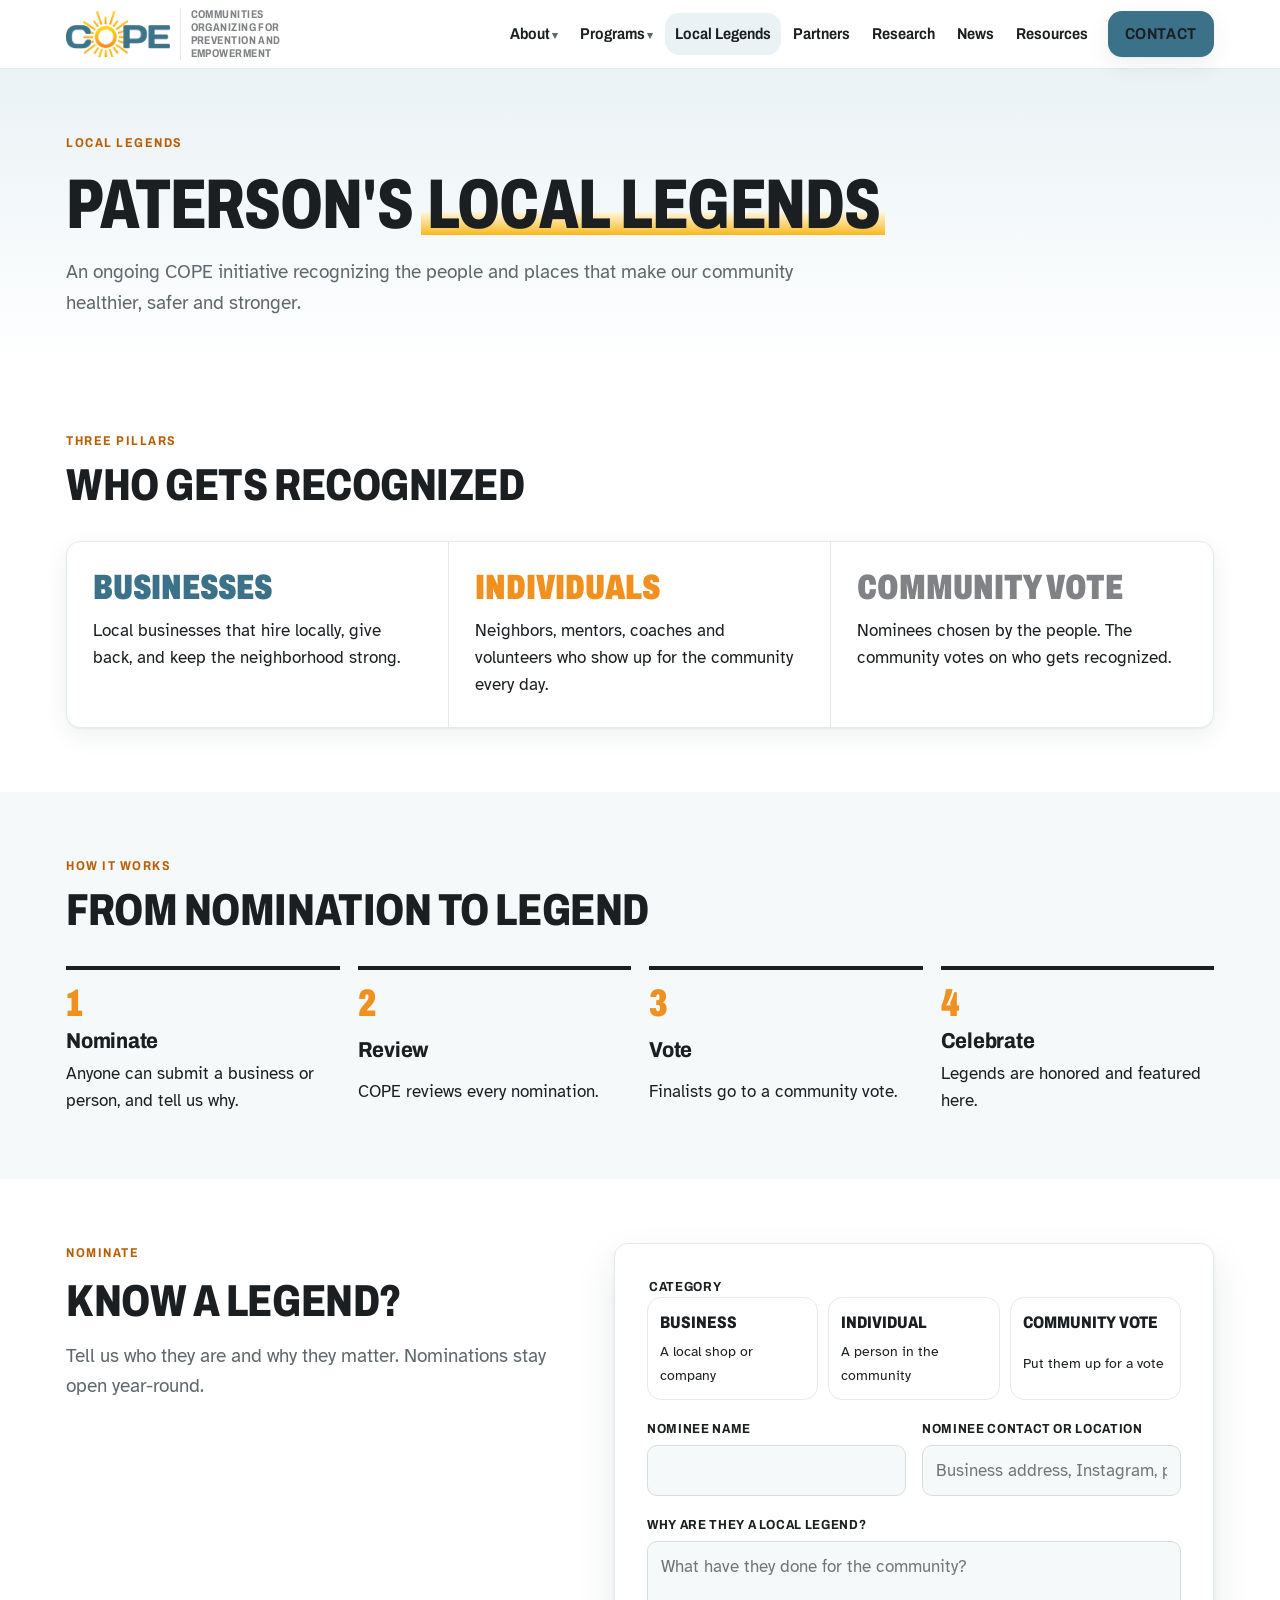
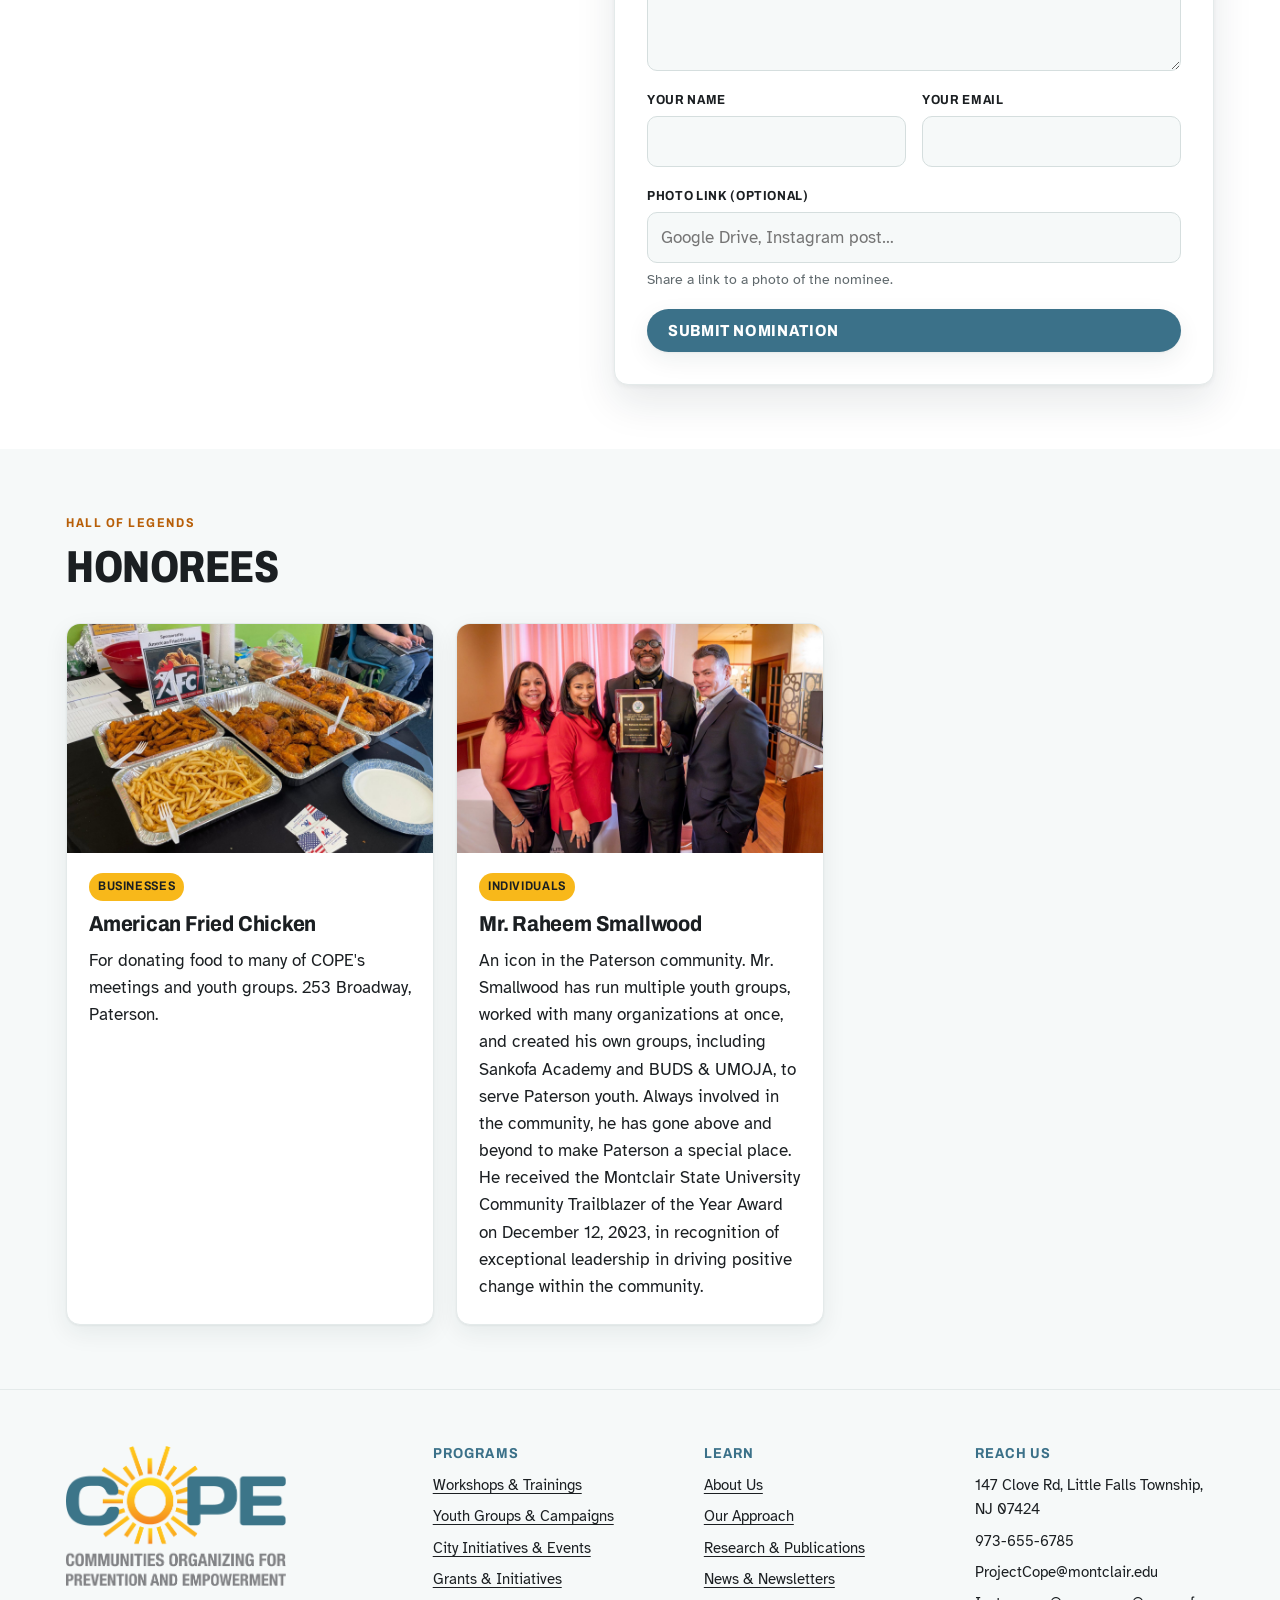
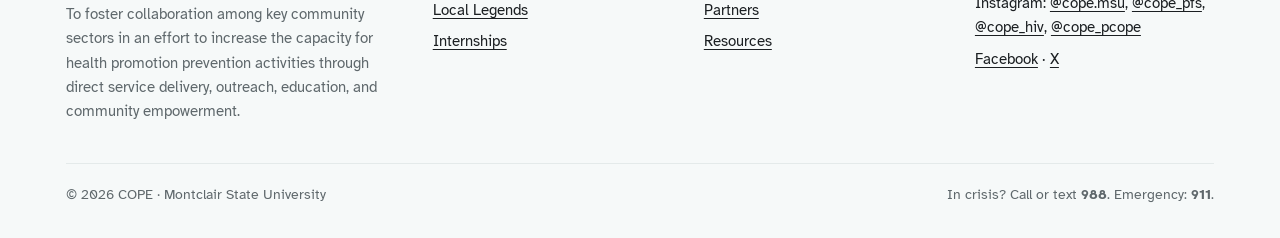
<file: cope-upload-part3/local-legends.html>
<!doctype html>
<html lang="en">
<head>
<meta charset="utf-8">
<meta name="viewport" content="width=device-width, initial-scale=1, viewport-fit=cover">
<title>Local Legends | COPE</title>
<meta name="description" content="COPE (Communities Organizing for Prevention and Empowerment) at Montclair State University: prevention, education, outreach and youth empowerment in Paterson, NJ.">
<link rel="icon" href="assets/img/favicon.png">
<link rel="preconnect" href="https://fonts.googleapis.com"><link rel="preconnect" href="https://fonts.gstatic.com" crossorigin><link rel="stylesheet" href="https://fonts.googleapis.com/css2?family=Archivo:wdth,wght@62..125,400..900&family=Atkinson+Hyperlegible:ital,wght@0,400;0,700;1,400&display=swap">
<link rel="stylesheet" href="assets/css/style.css">
</head>
<body>
<div id="site-header"></div>
<main id="main" data-page="local-legends">
<section class="page-head"><div class="wrap"><span class="eyebrow">Local Legends</span><h1>Paterson's <span class="mark">Local Legends</span></h1>
<p class="lede">An ongoing COPE initiative recognizing the people and places that make our community healthier, safer and stronger.</p></div></section>

<section class="block"><div class="wrap">
  <div class="section-head"><span class="eyebrow">Three pillars</span><h2>Who gets recognized</h2></div>
  <div class="pillars" data-render="legendPillars"></div>
</div></section>

<section class="block tint"><div class="wrap">
  <div class="section-head"><span class="eyebrow">How it works</span><h2>From nomination to legend</h2></div>
  <div class="steps">
    <div class="step"><h3>Nominate</h3><p>Anyone can submit a business or person, and tell us why.</p></div>
    <div class="step"><h3>Review</h3><p>COPE reviews every nomination.</p></div>
    <div class="step"><h3>Vote</h3><p>Finalists go to a community vote.</p></div>
    <div class="step"><h3>Celebrate</h3><p>Legends are honored and featured here.</p></div>
  </div>
</div></section>

<section class="block" id="nominate"><div class="wrap split">
  <div class="stack"><span class="eyebrow">Nominate</span><h2>Know a legend?</h2><p class="lede">Tell us who they are and why they matter. Nominations stay open year-round.</p>
    </div>
  <form class="form" data-form="Local Legends nomination">
    <fieldset class="field"><legend>Category</legend>
      <div class="pillar-pick">
        <label><input type="radio" name="category" id="cat-biz" value="Business" required><b>Business</b>A local shop or company</label>
        <label><input type="radio" name="category" id="cat-ind" value="Individual"><b>Individual</b>A person in the community</label>
        <label><input type="radio" name="category" id="cat-vote" value="Community Vote"><b>Community Vote</b>Put them up for a vote</label>
      </div></fieldset>
    <div class="row">
      <div class="field"><label for="nom-name">Nominee name</label><input id="nom-name" name="nominee_name" required></div>
      <div class="field"><label for="nom-contact">Nominee contact or location</label><input id="nom-contact" name="nominee_contact" placeholder="Business address, Instagram, phone…"></div>
    </div>
    <div class="field"><label for="nom-why">Why are they a Local Legend?</label><textarea id="nom-why" name="why" required placeholder="What have they done for the community?"></textarea></div>
    <div class="row">
      <div class="field"><label for="nom-you">Your name</label><input id="nom-you" name="nominator_name" required></div>
      <div class="field"><label for="nom-email">Your email</label><input id="nom-email" type="email" name="email" required></div>
    </div>
    <div class="field"><label for="nom-photo-link">Photo link (optional)</label><input id="nom-photo-link" name="photo_link" type="url" placeholder="Google Drive, Instagram post…"><span class="hint">Share a link to a photo of the nominee.</span></div>
    <button class="btn" type="submit">Submit nomination</button>
    <p class="form-status" role="status" hidden></p>
  </form>
</div></section>

<section class="block tint"><div class="wrap">
  <div class="section-head"><span class="eyebrow">Hall of legends</span><h2>Honorees</h2></div>
  <div class="grid" data-render="legends"></div>
</div></section>
</main>
<div id="site-footer"></div>
<script src="assets/js/data.js"></script>
<script src="assets/js/site.js"></script>
</body>
</html>
</file>
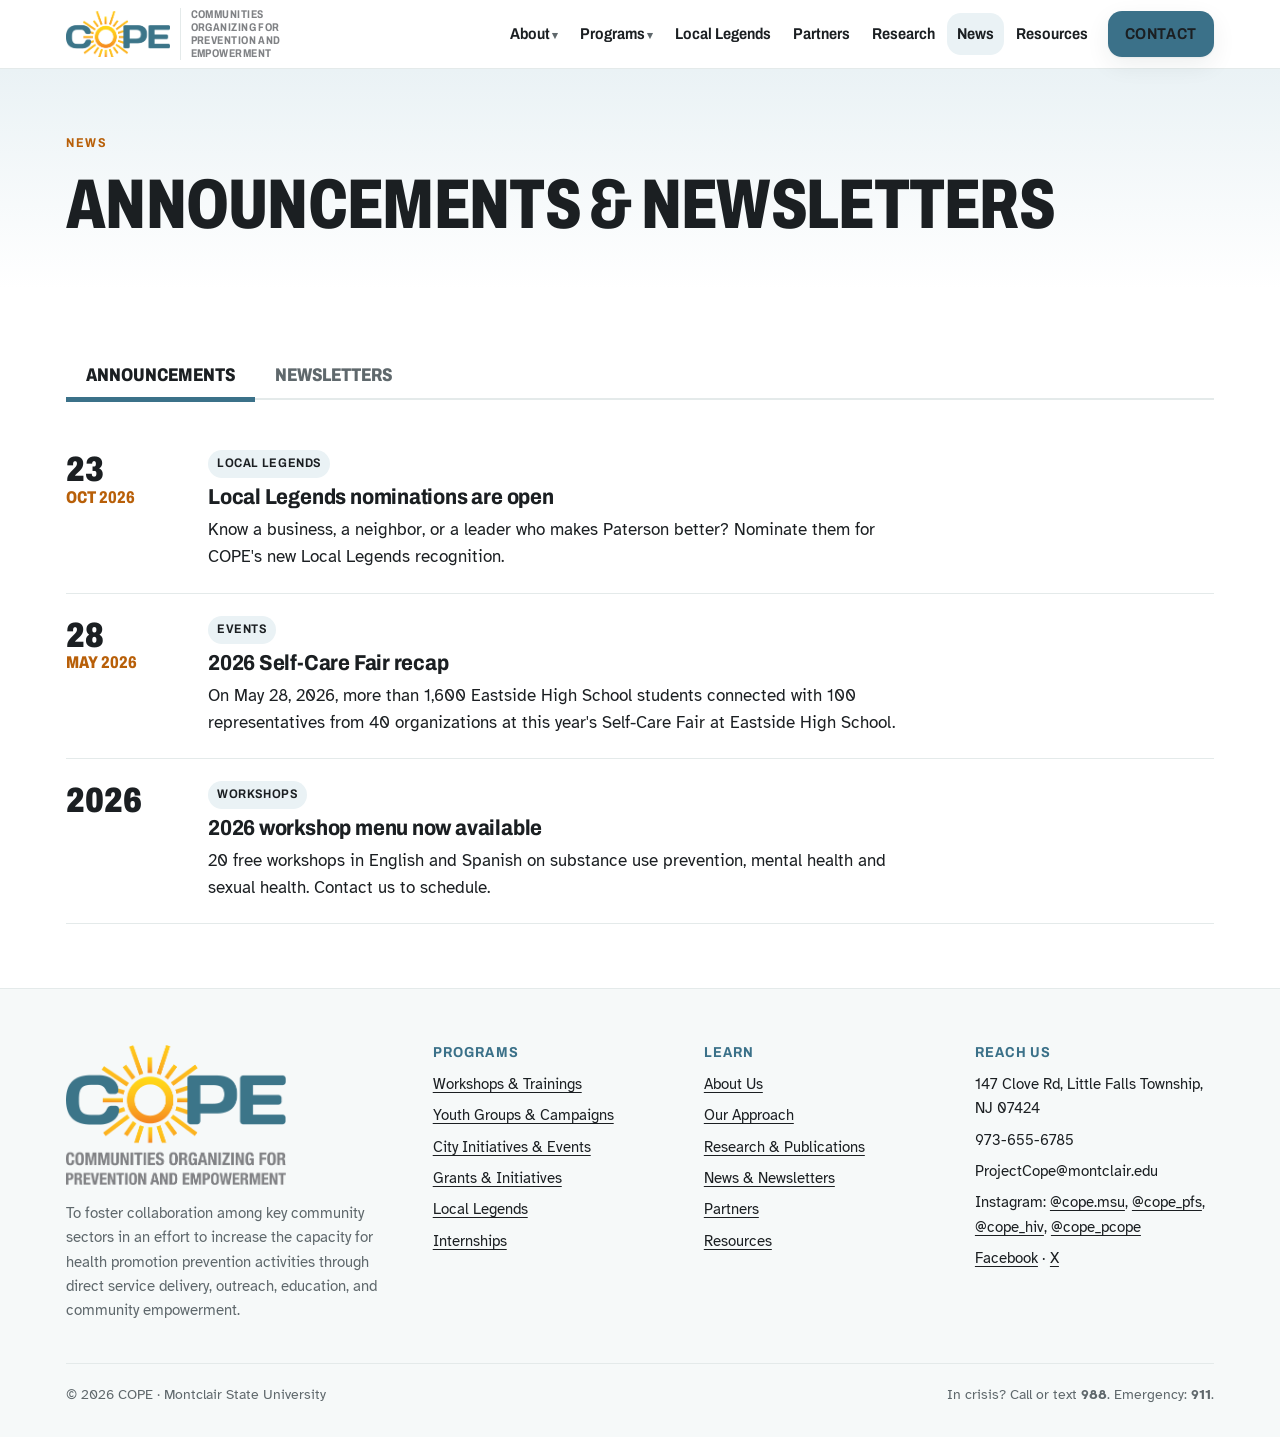
<file: cope-upload-part3/news.html>
<!doctype html>
<html lang="en">
<head>
<meta charset="utf-8">
<meta name="viewport" content="width=device-width, initial-scale=1, viewport-fit=cover">
<title>News & Newsletters | COPE</title>
<meta name="description" content="COPE (Communities Organizing for Prevention and Empowerment) at Montclair State University: prevention, education, outreach and youth empowerment in Paterson, NJ.">
<link rel="icon" href="assets/img/favicon.png">
<link rel="preconnect" href="https://fonts.googleapis.com"><link rel="preconnect" href="https://fonts.gstatic.com" crossorigin><link rel="stylesheet" href="https://fonts.googleapis.com/css2?family=Archivo:wdth,wght@62..125,400..900&family=Atkinson+Hyperlegible:ital,wght@0,400;0,700;1,400&display=swap">
<link rel="stylesheet" href="assets/css/style.css">
</head>
<body>
<div id="site-header"></div>
<main id="main" data-page="news">
<section class="page-head"><div class="wrap"><span class="eyebrow">News</span><h1>Announcements &amp; newsletters</h1></div></section>
<section class="block"><div class="wrap">
  <div class="tabs" role="tablist">
    <button type="button" role="tab" id="tab-ann" aria-selected="true" aria-controls="panel-ann">Announcements</button>
    <button type="button" role="tab" id="tab-nl" aria-selected="false" aria-controls="panel-nl">Newsletters</button>
  </div>
  <div id="panel-ann" role="tabpanel" data-render="announcements"></div>
  <div id="panel-nl" role="tabpanel" hidden><div class="grid" data-render="newsletters"></div></div>
</div></section>
<script>
document.addEventListener("click",function(e){var b=e.target.closest(".tabs [role=tab]");if(!b)return;
b.parentNode.querySelectorAll("[role=tab]").forEach(function(t){var on=t===b;t.setAttribute("aria-selected",on);document.getElementById(t.getAttribute("aria-controls")).hidden=!on;});});
</script>
</main>
<div id="site-footer"></div>
<script src="assets/js/data.js"></script>
<script src="assets/js/site.js"></script>
</body>
</html>
</file>
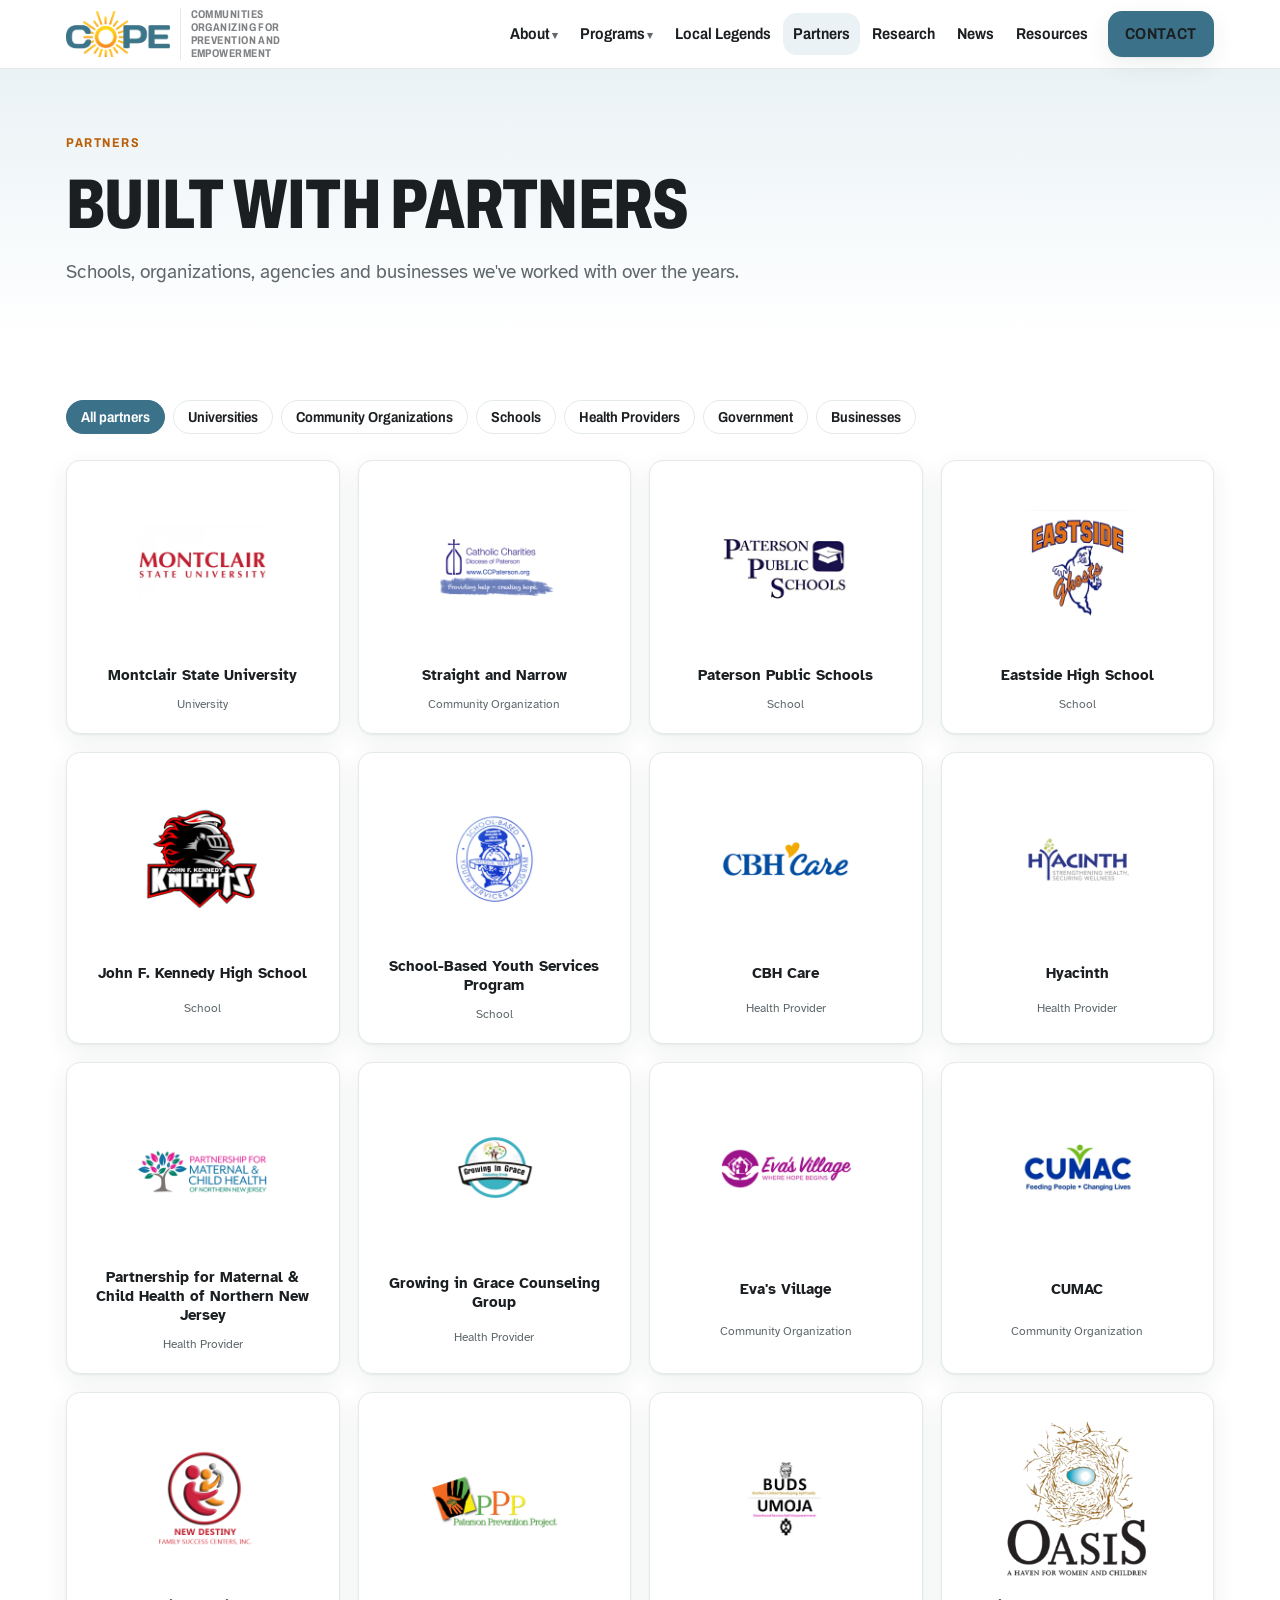
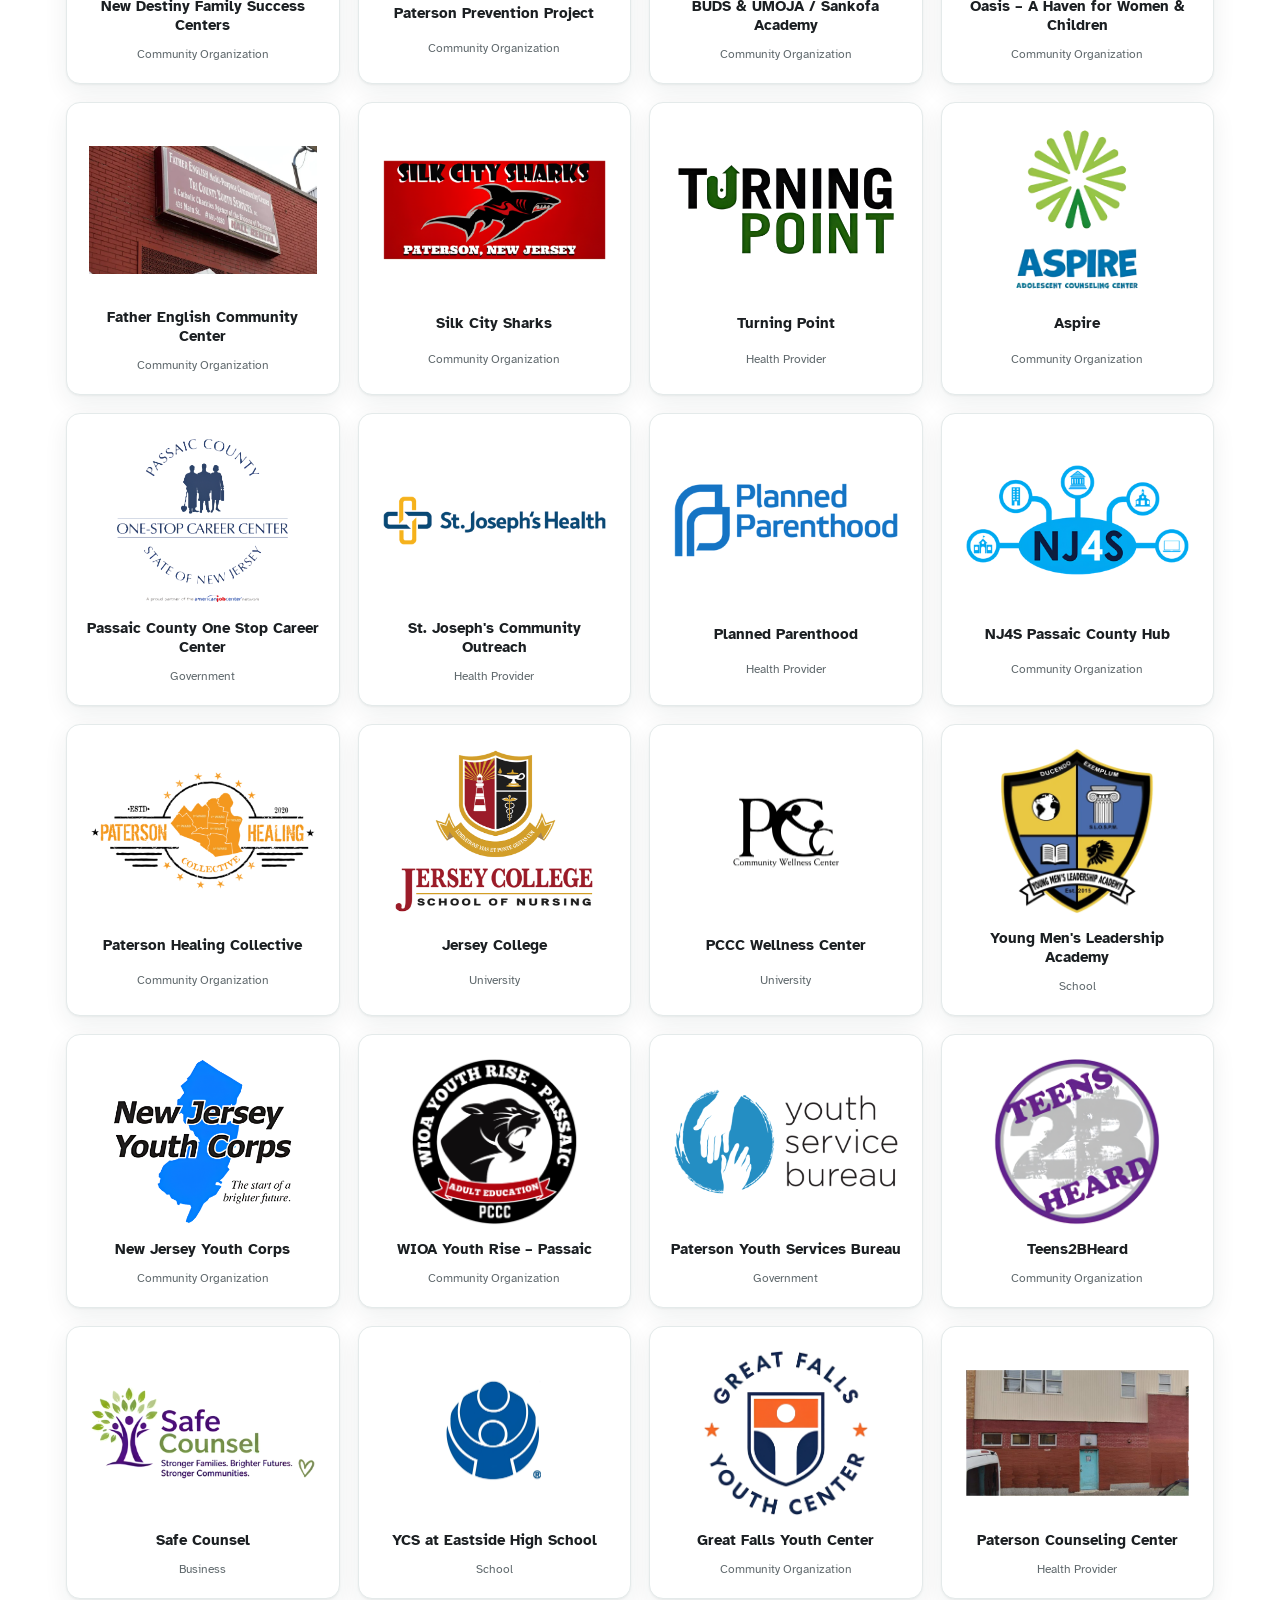
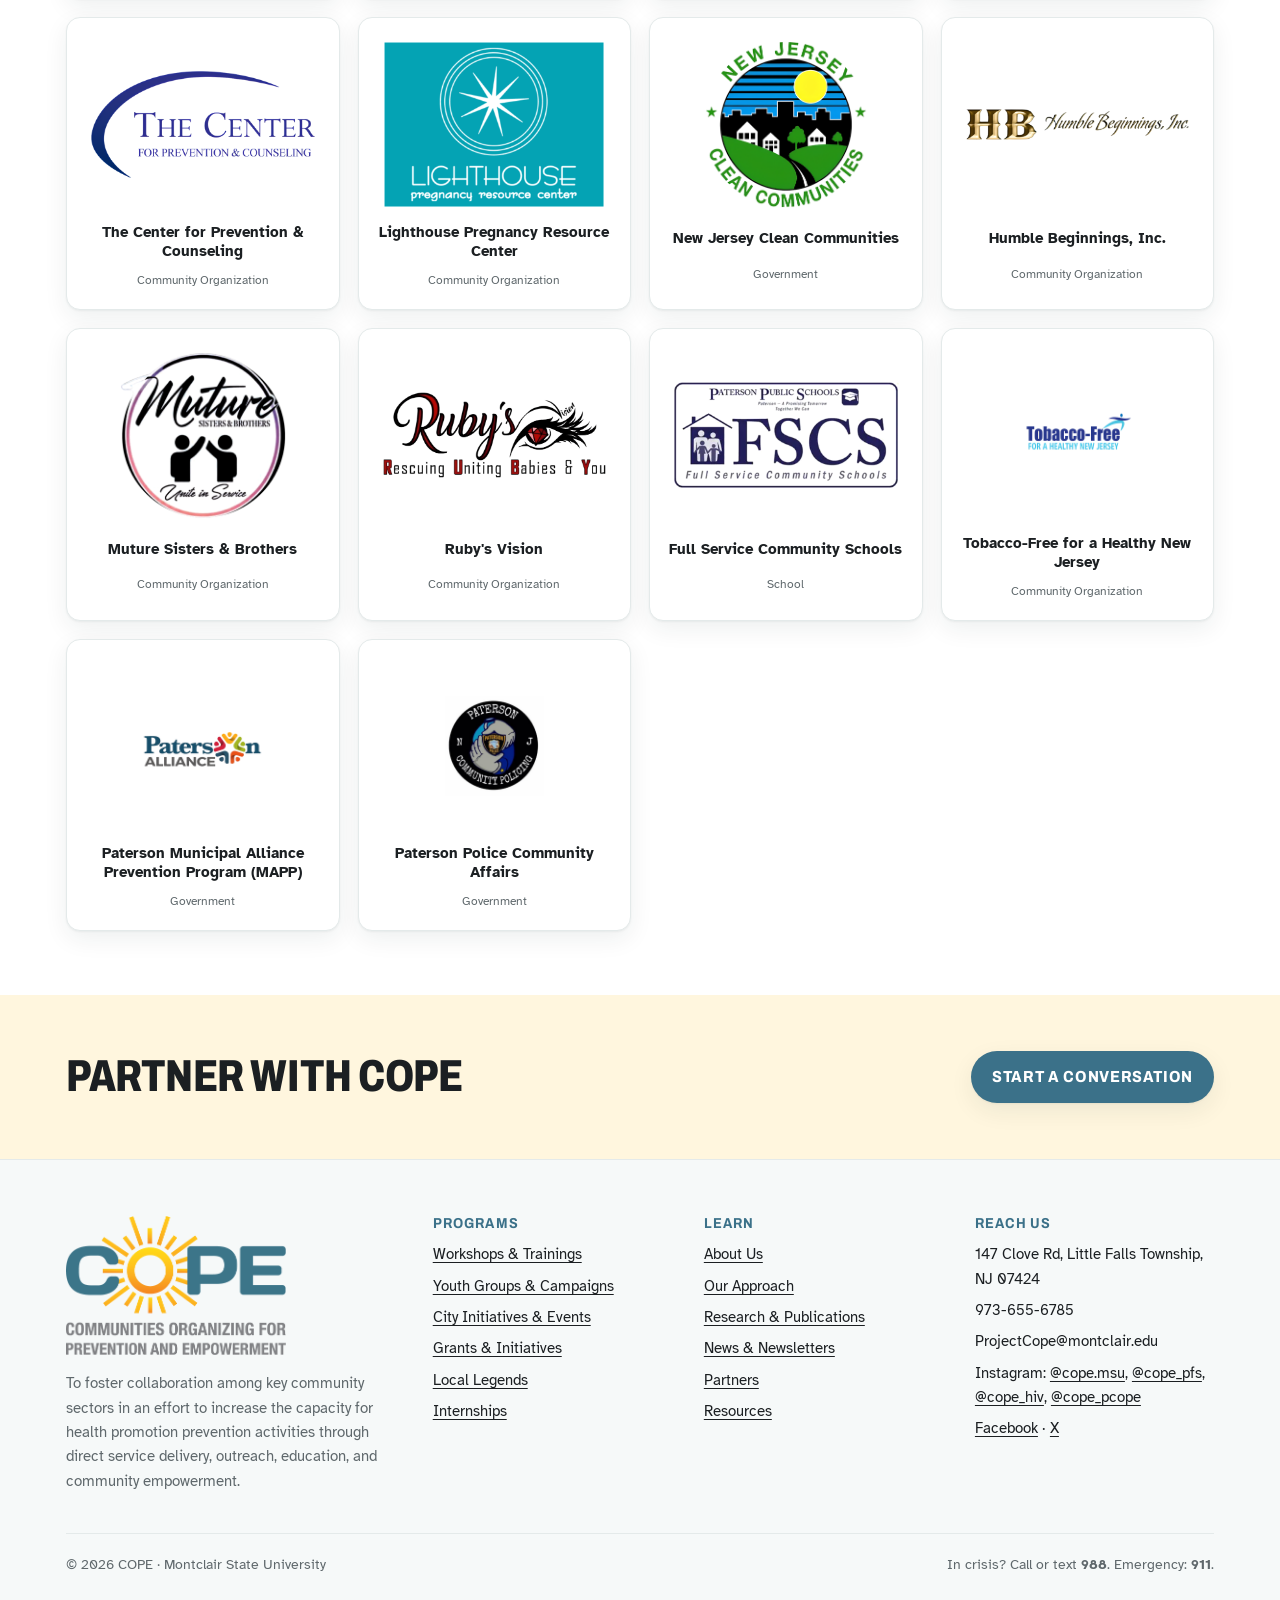
<file: cope-upload-part3/partners.html>
<!doctype html>
<html lang="en">
<head>
<meta charset="utf-8">
<meta name="viewport" content="width=device-width, initial-scale=1, viewport-fit=cover">
<title>Partners | COPE</title>
<meta name="description" content="COPE (Communities Organizing for Prevention and Empowerment) at Montclair State University: prevention, education, outreach and youth empowerment in Paterson, NJ.">
<link rel="icon" href="assets/img/favicon.png">
<link rel="preconnect" href="https://fonts.googleapis.com"><link rel="preconnect" href="https://fonts.gstatic.com" crossorigin><link rel="stylesheet" href="https://fonts.googleapis.com/css2?family=Archivo:wdth,wght@62..125,400..900&family=Atkinson+Hyperlegible:ital,wght@0,400;0,700;1,400&display=swap">
<link rel="stylesheet" href="assets/css/style.css">
</head>
<body>
<div id="site-header"></div>
<main id="main" data-page="partners">
<section class="page-head"><div class="wrap"><span class="eyebrow">Partners</span><h1>Built with partners</h1>
<p class="lede">Schools, organizations, agencies and businesses we've worked with over the years.</p></div></section>
<section class="block"><div class="wrap" data-render="partners"></div></section>
<section class="cta-band"><div class="wrap"><h2>Partner with COPE</h2><a class="btn" data-href="contact">Start a conversation</a></div></section>
</main>
<div id="site-footer"></div>
<script src="assets/js/data.js"></script>
<script src="assets/js/site.js"></script>
</body>
</html>
</file>
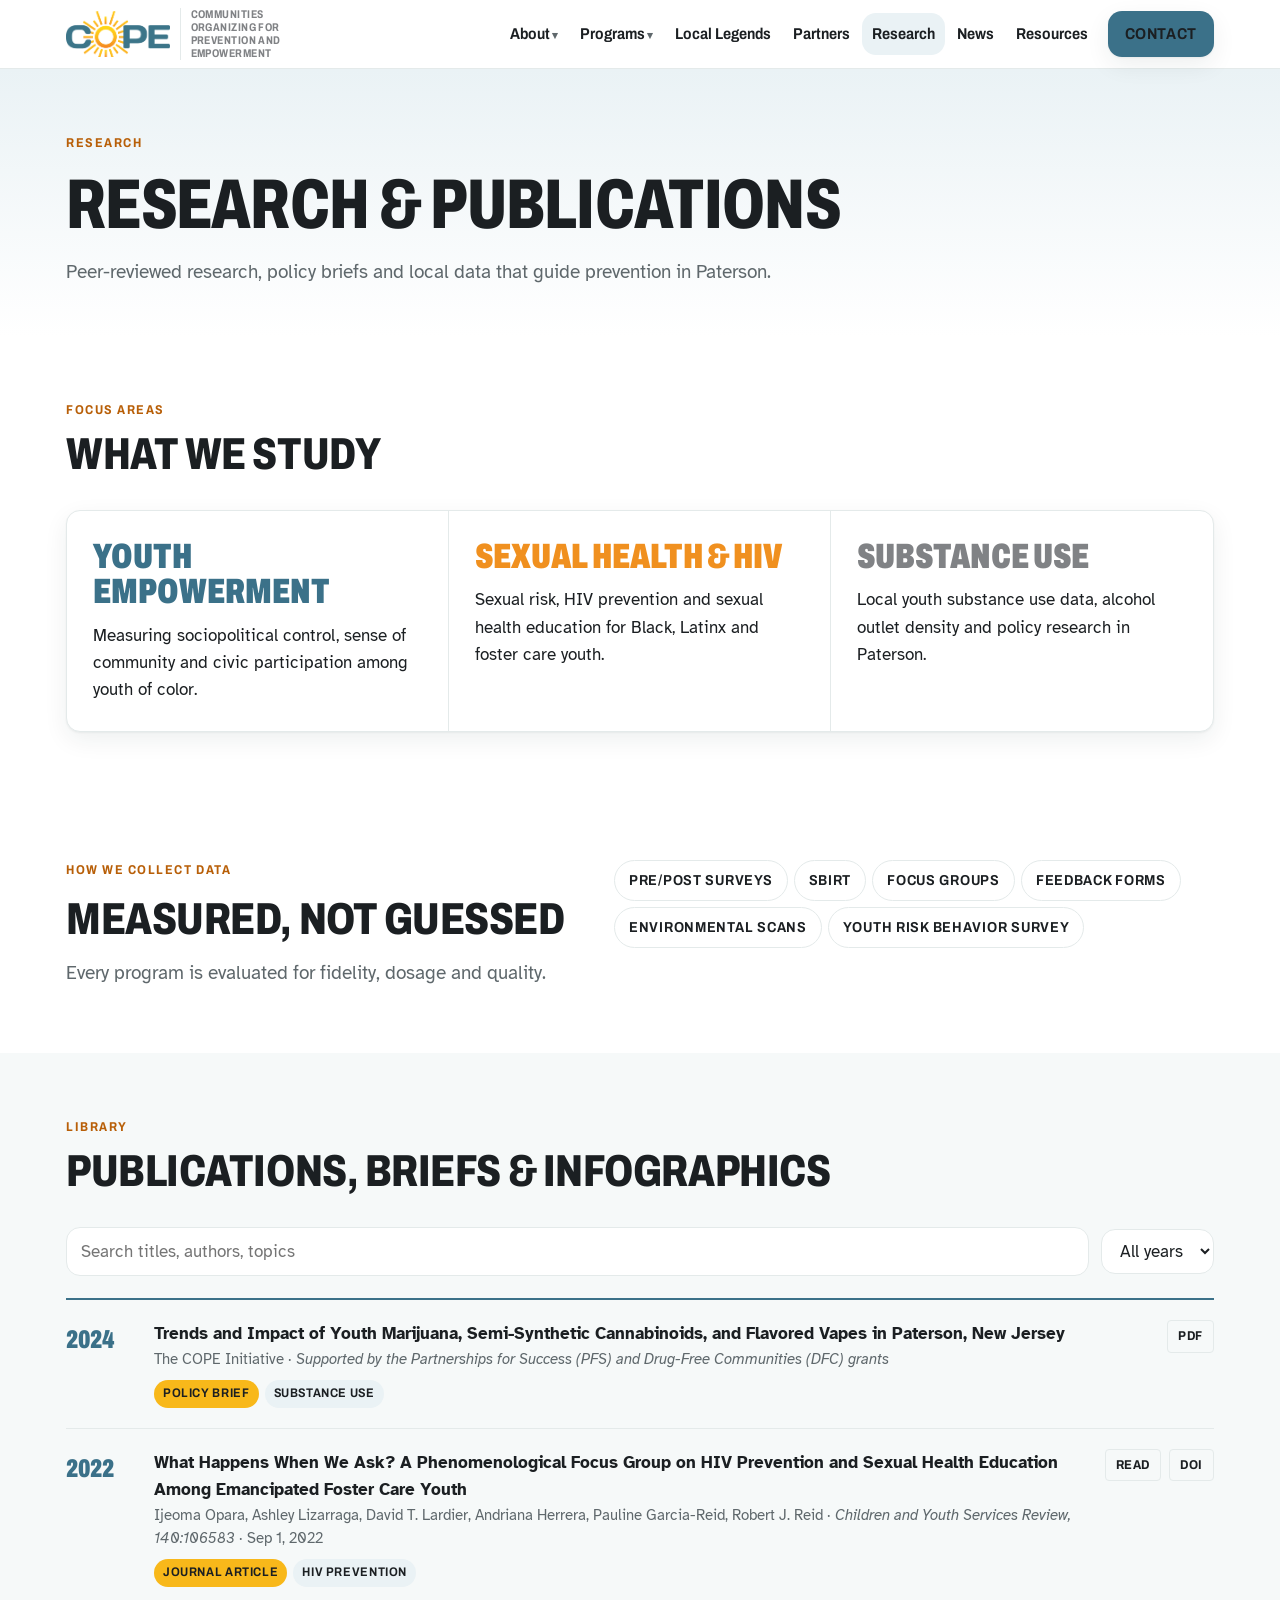
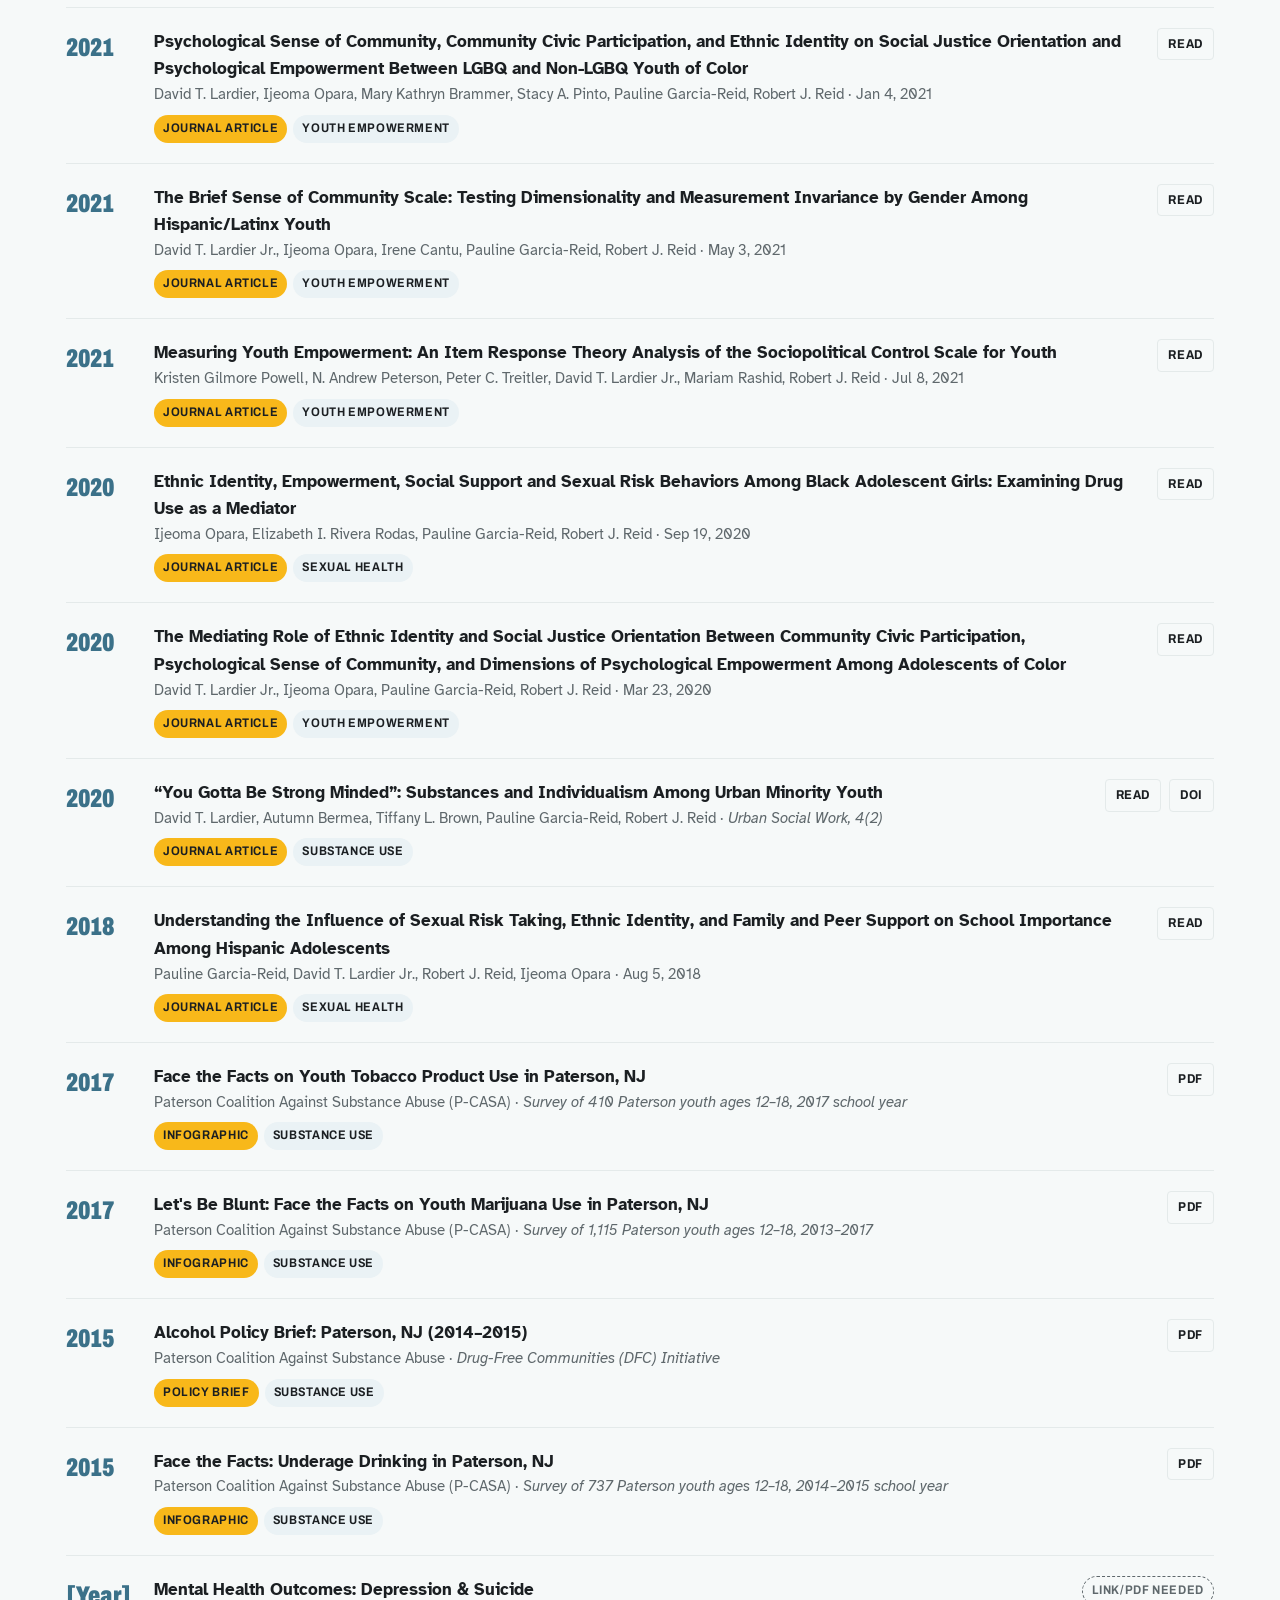
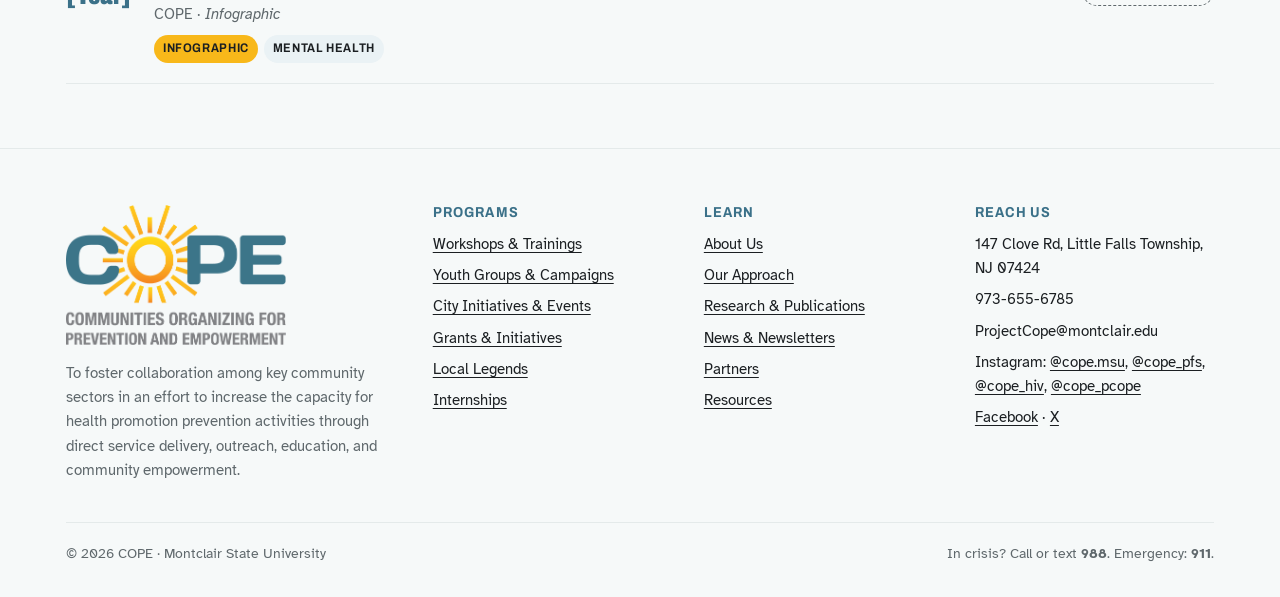
<file: cope-upload-part3/research.html>
<!doctype html>
<html lang="en">
<head>
<meta charset="utf-8">
<meta name="viewport" content="width=device-width, initial-scale=1, viewport-fit=cover">
<title>Research & Publications | COPE</title>
<meta name="description" content="COPE (Communities Organizing for Prevention and Empowerment) at Montclair State University: prevention, education, outreach and youth empowerment in Paterson, NJ.">
<link rel="icon" href="assets/img/favicon.png">
<link rel="preconnect" href="https://fonts.googleapis.com"><link rel="preconnect" href="https://fonts.gstatic.com" crossorigin><link rel="stylesheet" href="https://fonts.googleapis.com/css2?family=Archivo:wdth,wght@62..125,400..900&family=Atkinson+Hyperlegible:ital,wght@0,400;0,700;1,400&display=swap">
<link rel="stylesheet" href="assets/css/style.css">
</head>
<body>
<div id="site-header"></div>
<main id="main" data-page="research">
<section class="page-head"><div class="wrap"><span class="eyebrow">Research</span><h1>Research &amp; publications</h1>
<p class="lede">Peer-reviewed research, policy briefs and local data that guide prevention in Paterson.</p></div></section>
<section class="block"><div class="wrap">
  <div class="section-head"><span class="eyebrow">Focus areas</span><h2>What we study</h2></div>
  <div class="pillars" data-render="researchAreas"></div>
</div></section>
<section class="block"><div class="wrap split">
  <div class="stack"><span class="eyebrow">How we collect data</span><h2>Measured, not guessed</h2><p class="lede">Every program is evaluated for fidelity, dosage and quality.</p></div>
  <div data-render="dataMethods"></div>
</div></section>
<section class="block tint"><div class="wrap">
  <div class="section-head"><span class="eyebrow">Library</span><h2>Publications, briefs &amp; infographics</h2></div>
  <div data-render="publications"></div>
</div></section>
</main>
<div id="site-footer"></div>
<script src="assets/js/data.js"></script>
<script src="assets/js/site.js"></script>
</body>
</html>
</file>
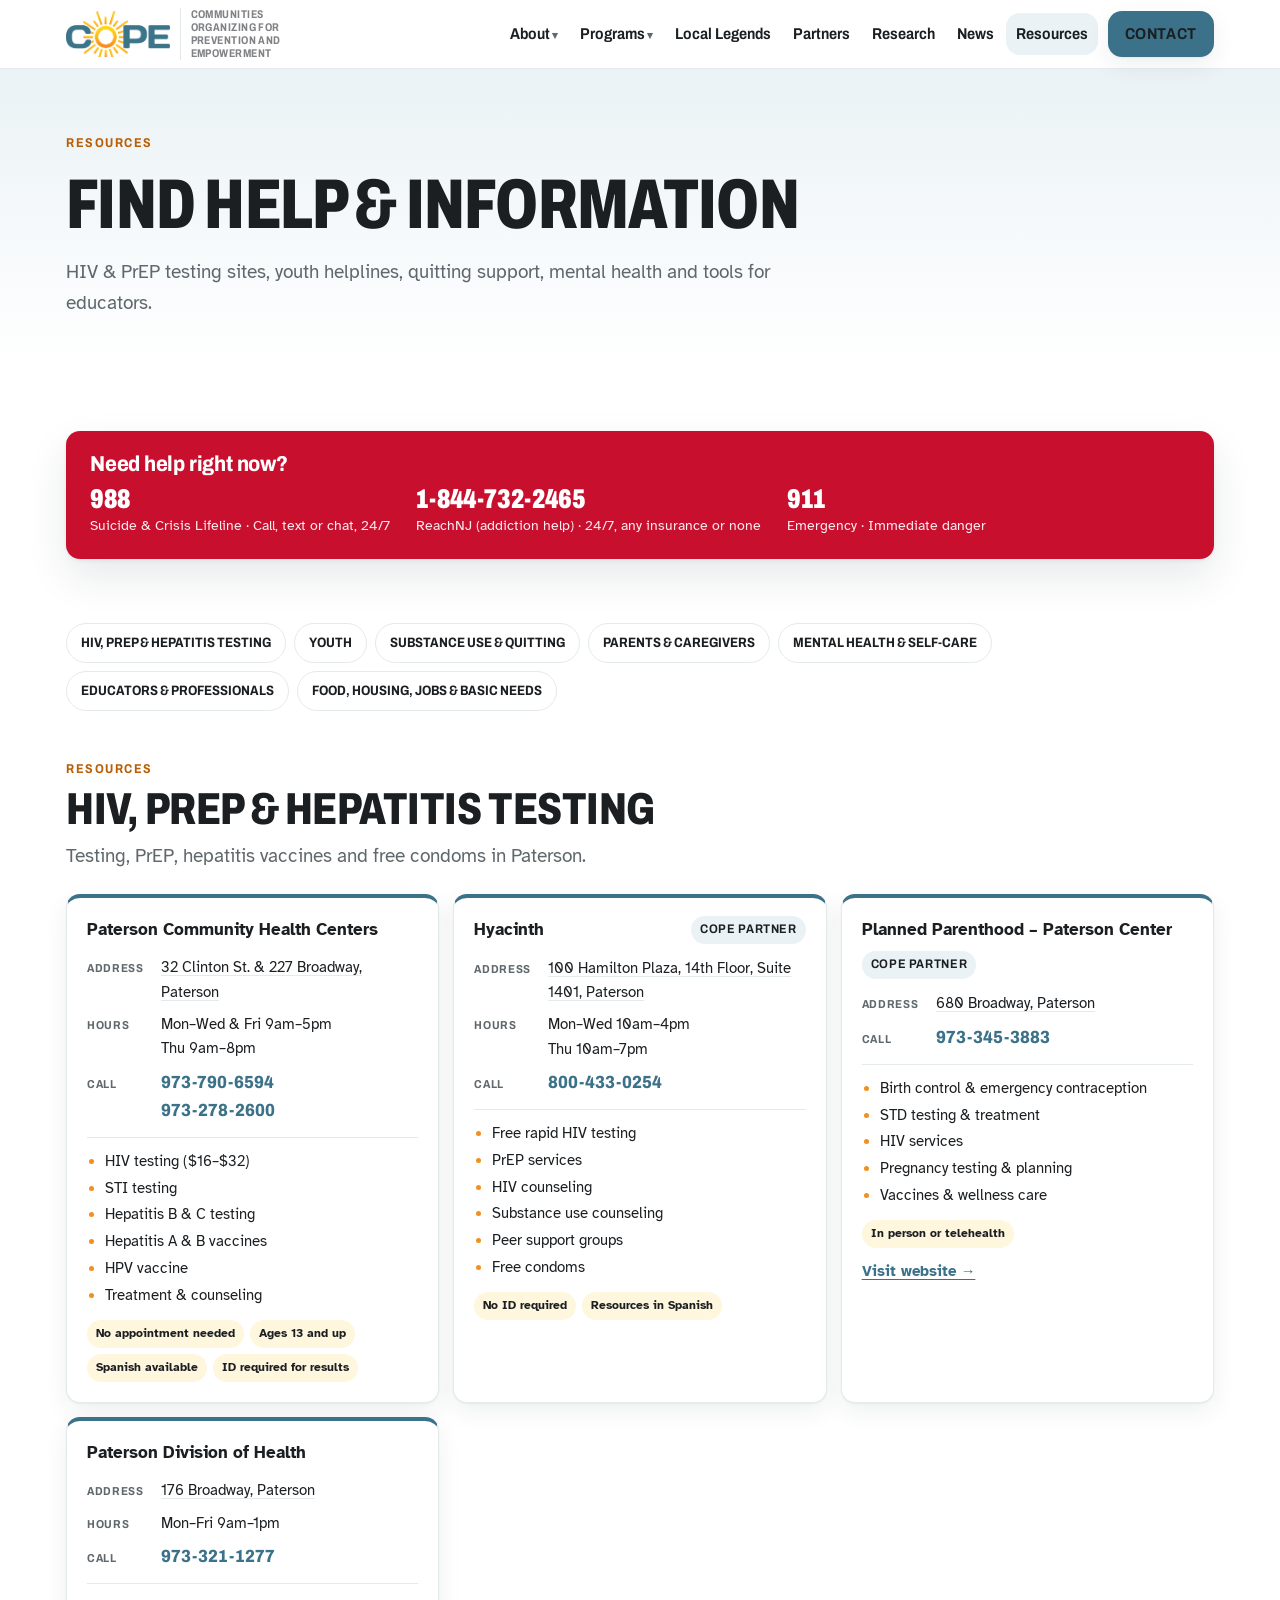
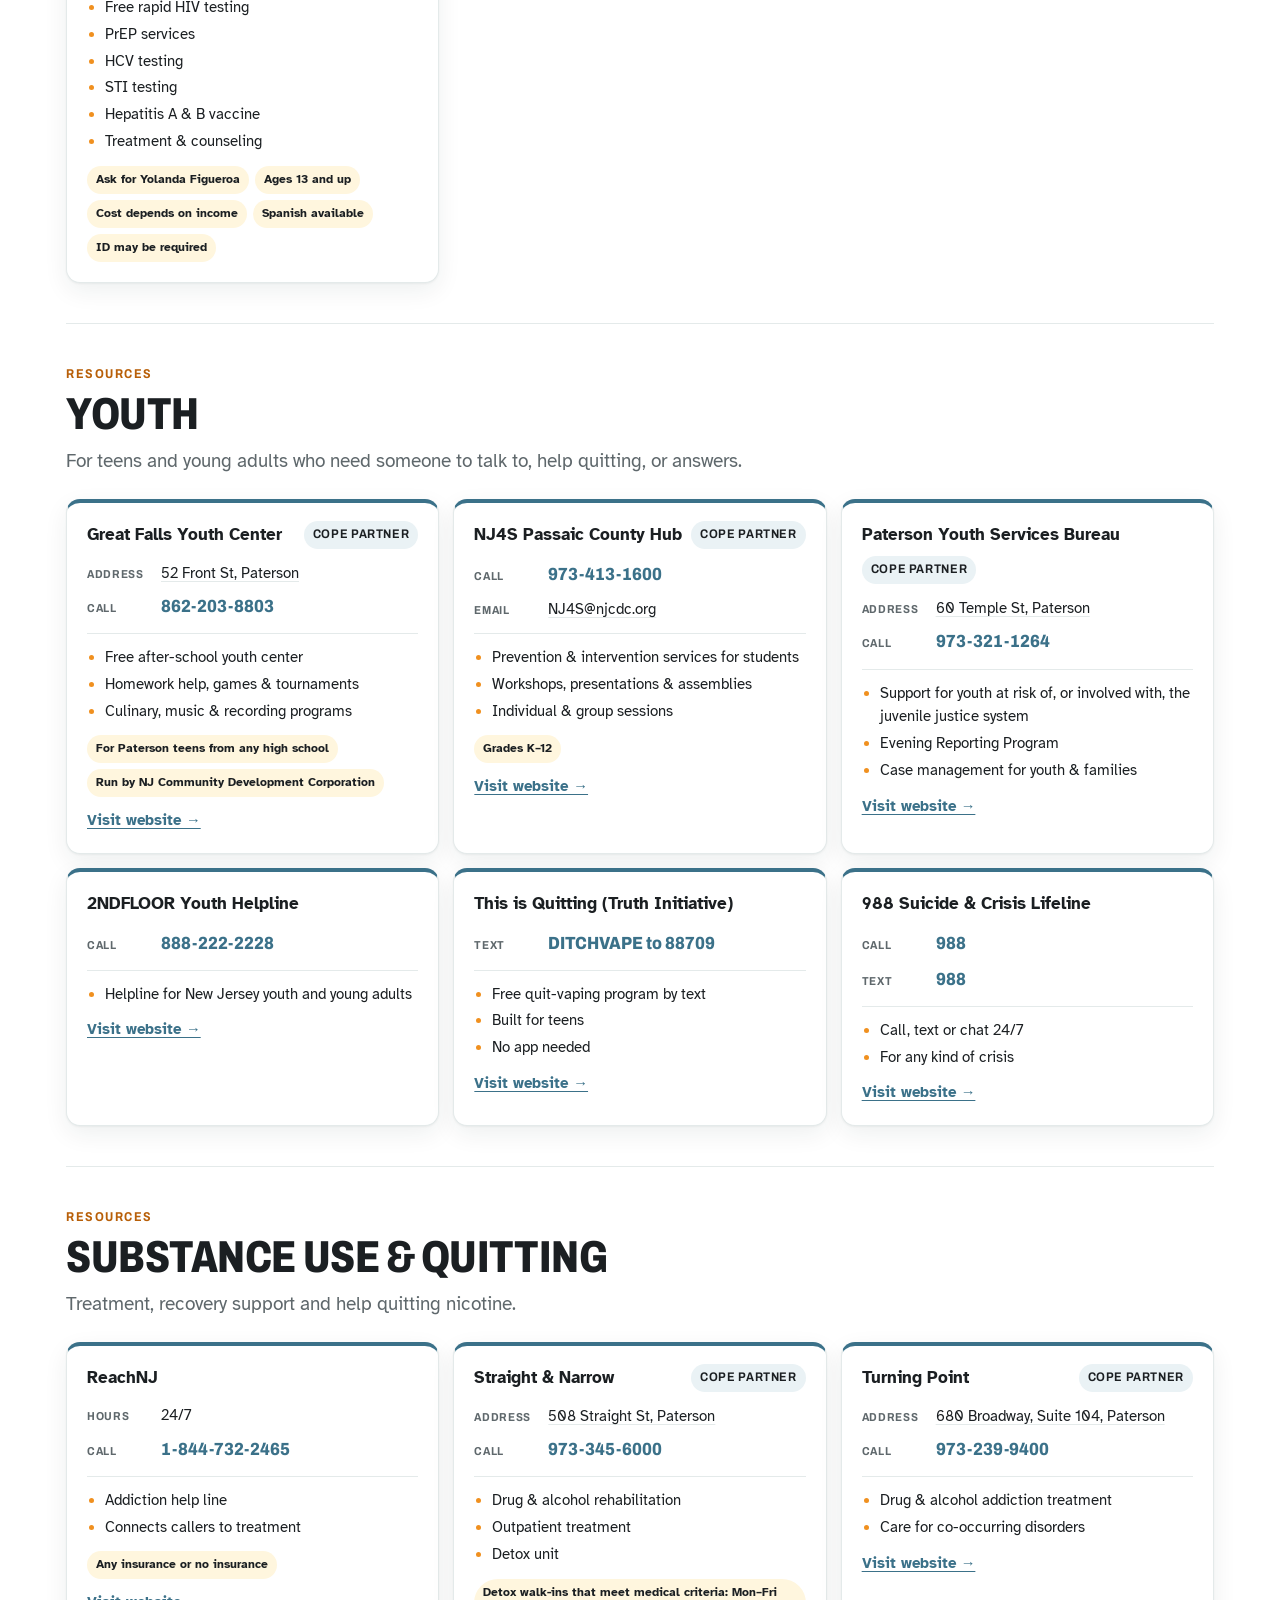
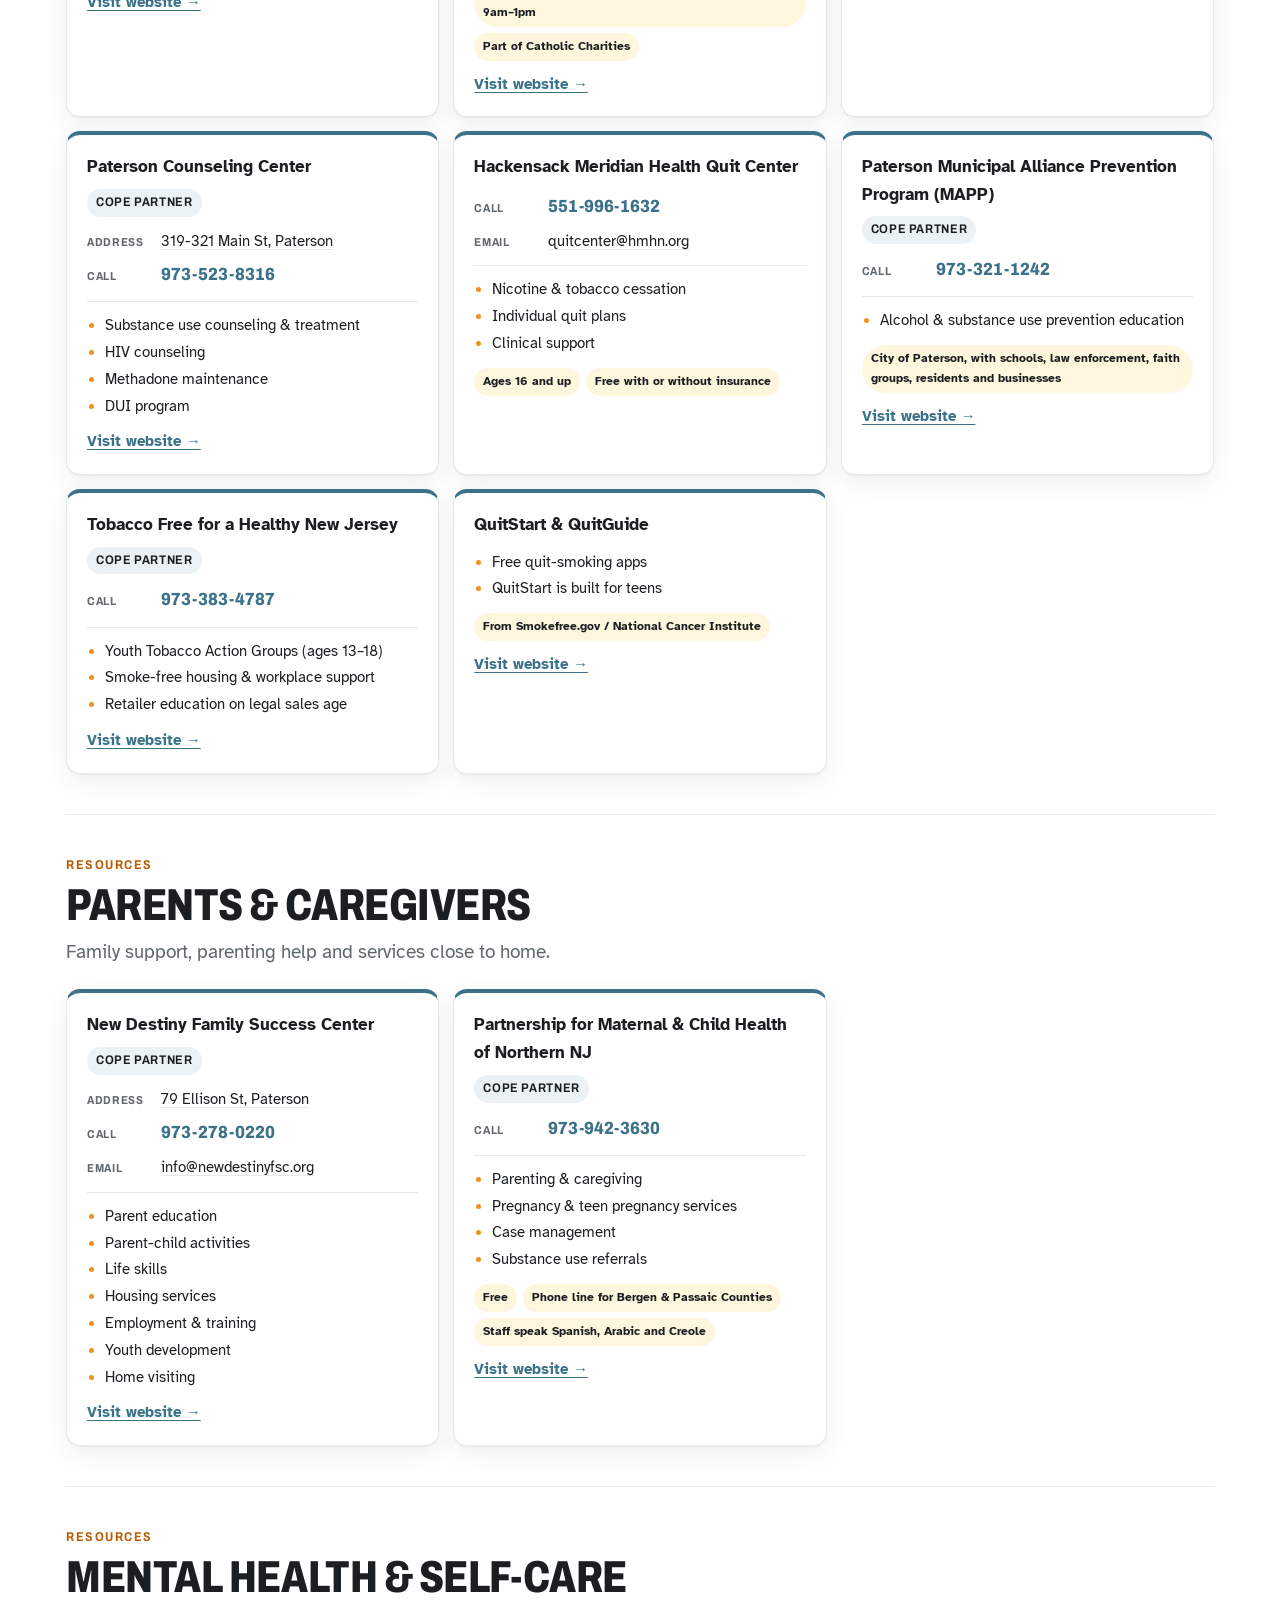
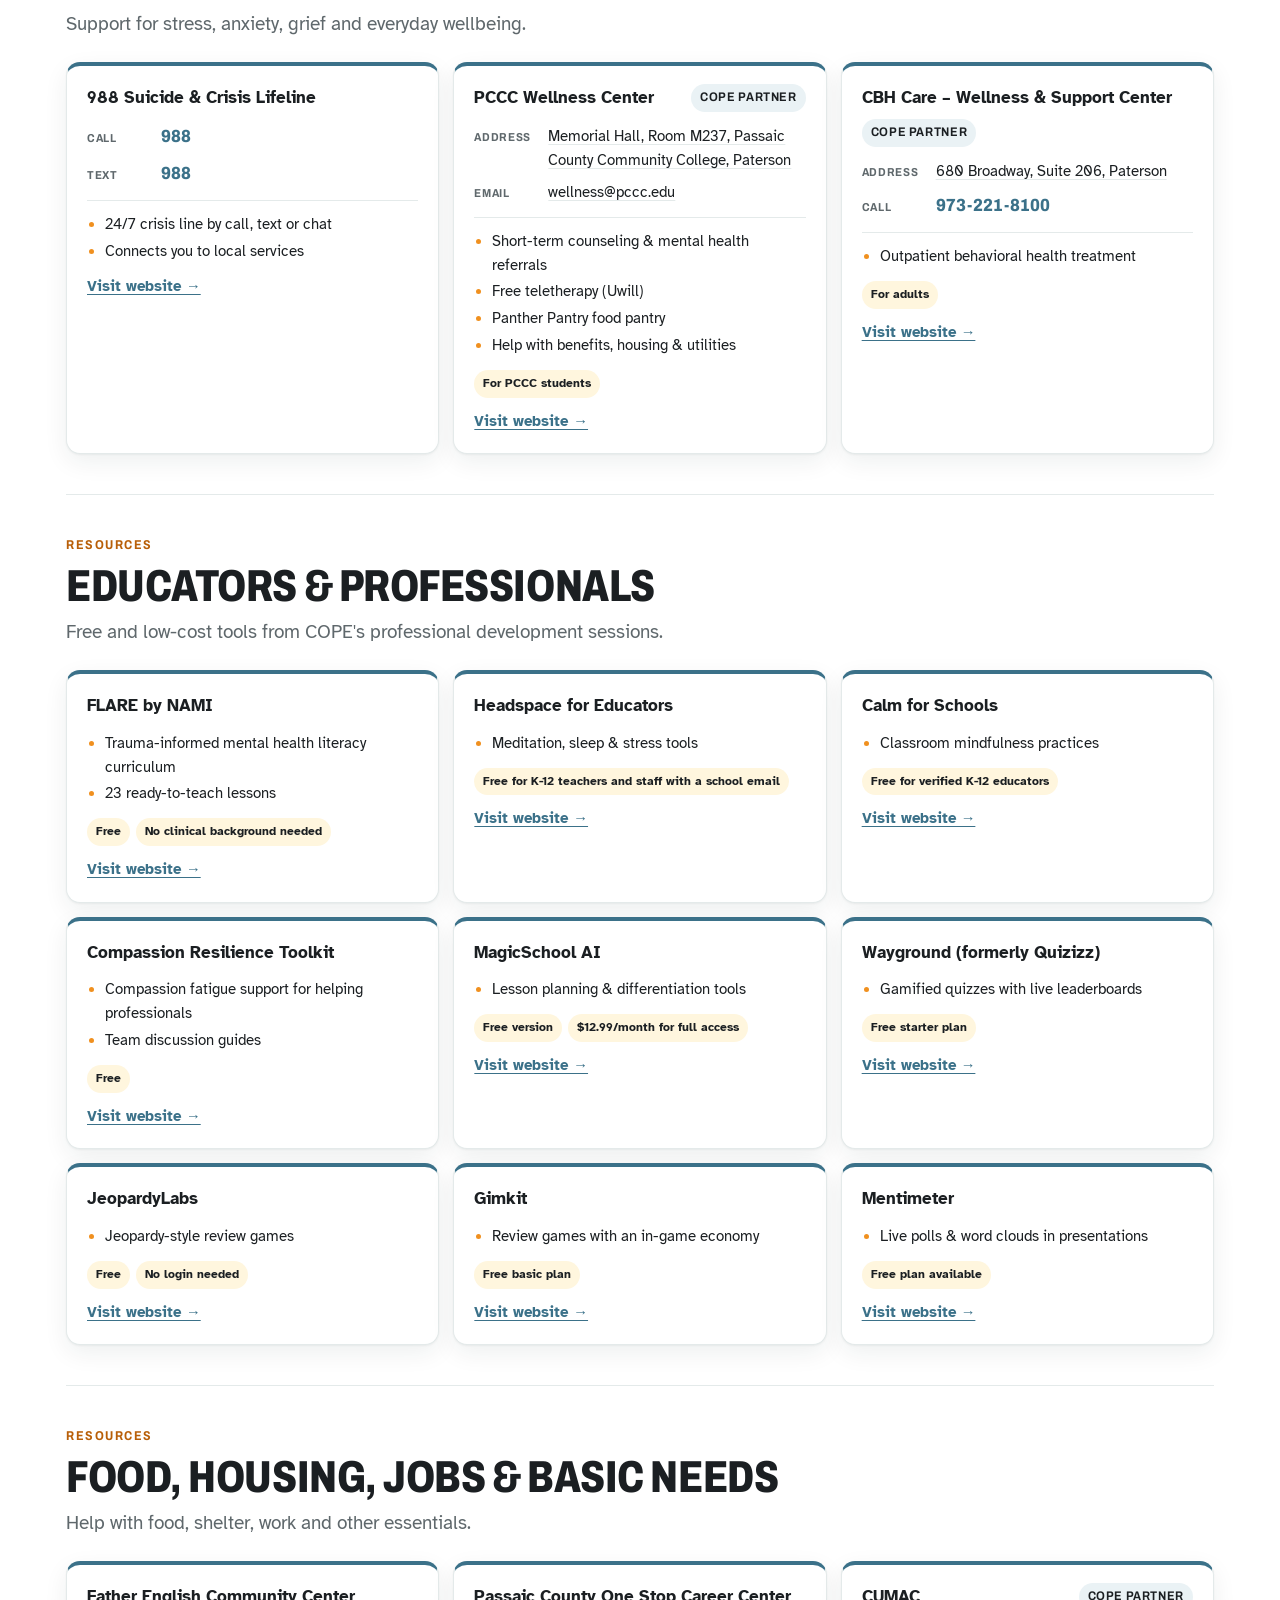
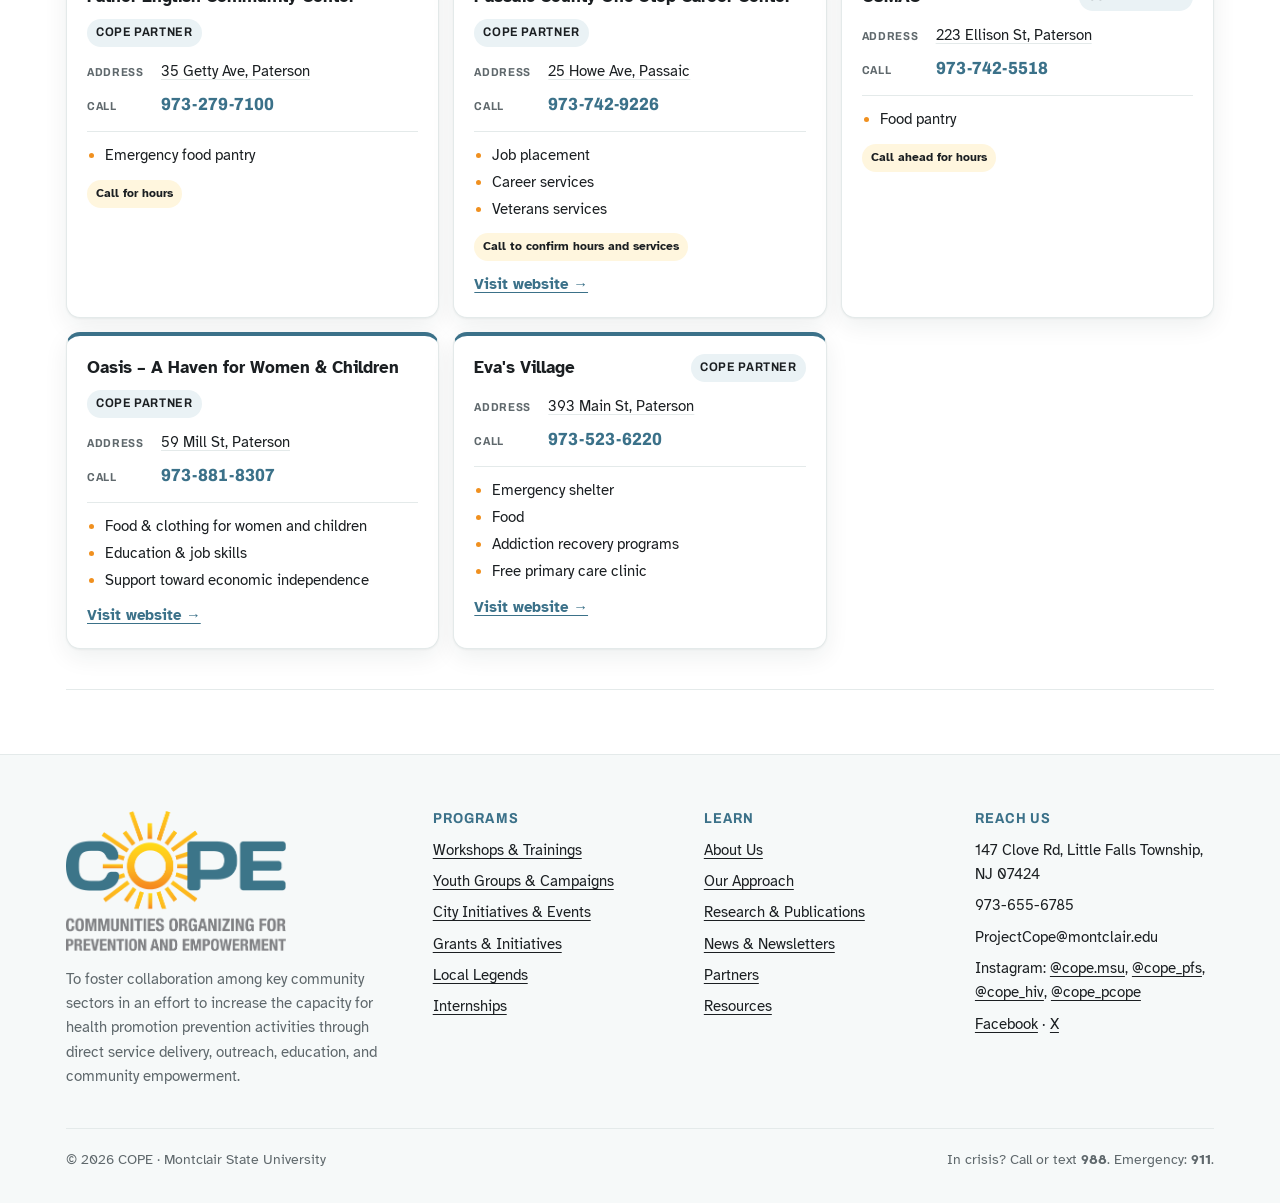
<file: cope-upload-part3/resources.html>
<!doctype html>
<html lang="en">
<head>
<meta charset="utf-8">
<meta name="viewport" content="width=device-width, initial-scale=1, viewport-fit=cover">
<title>Resources | COPE</title>
<meta name="description" content="COPE (Communities Organizing for Prevention and Empowerment) at Montclair State University: prevention, education, outreach and youth empowerment in Paterson, NJ.">
<link rel="icon" href="assets/img/favicon.png">
<link rel="preconnect" href="https://fonts.googleapis.com"><link rel="preconnect" href="https://fonts.gstatic.com" crossorigin><link rel="stylesheet" href="https://fonts.googleapis.com/css2?family=Archivo:wdth,wght@62..125,400..900&family=Atkinson+Hyperlegible:ital,wght@0,400;0,700;1,400&display=swap">
<link rel="stylesheet" href="assets/css/style.css">
</head>
<body>
<div id="site-header"></div>
<main id="main" data-page="resources">
<section class="page-head"><div class="wrap"><span class="eyebrow">Resources</span><h1>Find help &amp; information</h1>
<p class="lede">HIV &amp; PrEP testing sites, youth helplines, quitting support, mental health and tools for educators.</p></div></section>
<section class="block"><div class="wrap"><div data-render="crisis"></div></div></section>
<section style="padding-bottom:64px"><div class="wrap" data-render="resources"></div></section>
</main>
<div id="site-footer"></div>
<script src="assets/js/data.js"></script>
<script src="assets/js/site.js"></script>
</body>
</html>
</file>
<file: cope-upload-part3/assets/css/style.css>
/* COPE site styles. Edit the tokens in :root to re-theme the whole site. */
/* Bright, clean single theme: white ground, COPE logo blue + sun yellow/orange. */
:root {
  /* Pulled from the COPE logo */
  --blue: #3b7189;        /* COPE letters */
  --blue-ink: #2b576b;
  --blue-soft: #eaf2f5;
  --sun: #f8b81a;         /* sun */
  --sun-deep: #f0901f;    /* sun's orange edge */
  --sun-ink: #b85f08;     /* orange for small text */
  --sun-soft: #fff6de;
  --gray: #808285;        /* tagline gray */
  --alert: #c8102e;       /* crisis bar only */
  --ink: #1b1f22;
  --muted: #5f686c;
  --paper: #ffffff;
  --surface: #ffffff;
  --soft: #f6f9f9;
  --line: #e4eaea;
  --on-accent: #ffffff;
  --ph-a: #f1f5f5;
  --ph-b: #e8eeee;
  --shadow: 0 1px 2px rgba(20,40,45,.05), 0 8px 24px rgba(20,40,45,.07);
  --shadow-lg: 0 2px 4px rgba(20,40,45,.05), 0 18px 40px rgba(20,40,45,.10);
  --display: "Archivo", "Arial Narrow", "Helvetica Neue", Arial, sans-serif;
  --body: "Atkinson Hyperlegible", "Segoe UI", Roboto, Helvetica, Arial, sans-serif;
  --radius: 14px;
  --wrap: 1180px;
  color-scheme: light;
}

* { box-sizing: border-box; }
html { scroll-behavior: smooth; }
body { margin: 0; background: var(--paper); color: var(--ink); font: 400 17px/1.6 var(--body); }
img { max-width: 100%; display: block; }
a { color: var(--blue); text-underline-offset: 3px; }
a:hover { color: var(--blue); }
:focus-visible { outline: 3px solid var(--sun); outline-offset: 2px; }
@media (prefers-reduced-motion: reduce) { * { animation: none !important; transition: none !important; scroll-behavior: auto !important; } }

.wrap { max-width: var(--wrap); margin: 0 auto; padding-left: max(16px, env(safe-area-inset-left, 0px)); padding-right: max(16px, env(safe-area-inset-right, 0px)); }

h1, h2, h3, h4 { font-family: var(--display); line-height: 1.02; margin: 0; text-wrap: balance; letter-spacing: -0.01em; }
h1 { font-size: clamp(2.6rem, 7vw, 5.2rem); font-weight: 800; font-stretch: 72%; text-transform: uppercase; }
h2 { font-size: clamp(1.9rem, 4vw, 2.8rem); font-weight: 800; font-stretch: 78%; text-transform: uppercase; }
h3 { font-size: 1.35rem; font-weight: 750; font-stretch: 90%; }
p { margin: 0; max-width: 65ch; }
.lede { font-size: 1.2rem; color: var(--muted); }
.eyebrow { font-family: var(--display); font-weight: 700; font-stretch: 85%; letter-spacing: .12em; text-transform: uppercase; font-size: .8rem; color: var(--sun-ink); }
.mark { background: linear-gradient(transparent 60%, var(--sun-soft) 60%, var(--sun) 90%, transparent 90%); color: inherit; padding: 0 .08em; }

/* ---------- header ---------- */
body::before { content: ""; position: fixed; inset: 0 0 auto; height: env(safe-area-inset-top, 0px); z-index: 60; background: var(--surface); }
.site-header { position: sticky; top: env(safe-area-inset-top, 0px); z-index: 50; background: rgba(255,255,255,.94); backdrop-filter: blur(10px); border-bottom: 1px solid var(--line); }
.site-header .wrap { display: flex; align-items: center; gap: 20px; min-height: 68px; }
.brand { display: flex; align-items: center; gap: 10px; text-decoration: none; color: var(--ink); flex-shrink: 0; }
.brand img { height: 46px; width: auto; }
.brand .tagline { font-family: var(--display); font-weight: 700; font-stretch: 80%; font-size: .7rem; line-height: 1.15; text-transform: uppercase; letter-spacing: .04em; color: var(--gray); width: 22ch; padding-left: 10px; border-left: 1px solid var(--line); }
@media (max-width: 1240px) { .brand .tagline { display: none; } }
.foot-logo { width: 220px; max-width: 100%; }
.wordmark { display: flex; align-items: baseline; gap: 6px; }
.wordmark b { font-family: var(--display); font-weight: 900; font-stretch: 70%; font-size: 2rem; letter-spacing: .02em; color: var(--blue); line-height: 1; }
.wordmark span { font-family: var(--display); font-stretch: 85%; font-size: .72rem; line-height: 1.15; text-transform: uppercase; letter-spacing: .06em; color: var(--muted); max-width: 13ch; }
.nav { display: flex; align-items: center; gap: 2px; margin-left: auto; }
.nav > a, .nav summary { font-family: var(--display); font-weight: 650; font-stretch: 88%; font-size: .98rem; color: var(--ink); text-decoration: none; padding: 8px 10px; border-radius: var(--radius); cursor: pointer; list-style: none; white-space: nowrap; }
.nav summary::-webkit-details-marker { display: none; }
.nav summary::after { content: " ▾"; font-size: .7em; color: var(--muted); }
.nav > a:hover, .nav summary:hover, .nav a[aria-current="page"] { background: var(--blue-soft); color: var(--ink); }
.nav details { position: relative; }
.nav .menu { position: absolute; top: calc(100% + 8px); left: 0; background: var(--surface); border: 1px solid var(--line); border-radius: 12px; padding: 8px; min-width: 260px; display: grid; gap: 2px; box-shadow: var(--shadow); }
.nav .menu a { display: block; padding: 8px 10px; border-radius: 4px; color: var(--ink); text-decoration: none; }
.nav .menu a small { display: block; color: var(--muted); font-size: .8rem; }
.nav .menu a:hover { background: var(--blue-soft); }
.btn { display: inline-flex; align-items: center; gap: 8px; font-family: var(--display); font-weight: 750; font-stretch: 88%; font-size: 1rem; text-transform: uppercase; letter-spacing: .04em; padding: 12px 20px; border-radius: 999px; border: 1px solid transparent; background: var(--blue); color: var(--on-accent); text-decoration: none; cursor: pointer; transition: transform .15s, box-shadow .15s; box-shadow: var(--shadow); }
.btn:hover { color: var(--on-accent); background: var(--blue-ink); transform: translateY(-1px); box-shadow: var(--shadow-lg); }
.btn.alt { background: var(--surface); color: var(--ink); border-color: var(--line); }
.btn.alt:hover { background: var(--soft); color: var(--ink); }
.btn.teal { background: var(--blue); }
.btn.teal:hover { background: var(--blue-ink); }
.btn[disabled] { opacity: .55; cursor: not-allowed; transform: none; }
.nav .btn { margin-left: 8px; padding: 9px 16px; }
.menu-toggle { display: none; margin-left: auto; background: none; border: 1px solid var(--line); border-radius: var(--radius); padding: 8px 12px; font-family: var(--display); font-weight: 700; color: var(--ink); cursor: pointer; }
@media (max-width: 1080px) {
  .menu-toggle { display: block; }
  .nav { display: none; position: absolute; top: 100%; left: 0; right: 0; background: var(--surface); border-bottom: 1px solid var(--line); flex-direction: column; align-items: stretch; padding: 12px max(16px, env(safe-area-inset-right, 0px)) 20px max(16px, env(safe-area-inset-left, 0px)); max-height: calc(100vh - 70px); overflow-y: auto; }
  .nav.open { display: flex; }
  .nav details[open] .menu, .nav .menu { position: static; box-shadow: none; border: 0; padding: 0 0 0 12px; min-width: 0; }
  .nav .btn { margin: 10px 0 0; justify-content: center; }
}

/* ---------- page heads ---------- */
.page-head { padding-block: 64px 48px; background: linear-gradient(180deg, var(--blue-soft), var(--paper)); }
.page-head .wrap { display: grid; gap: 16px; }
.page-head h1 { font-size: clamp(2.4rem, 6vw, 4.4rem); }
section.block { padding-block: 64px; }
section.block.tint { background: var(--soft); }
section.block.ink { background: var(--blue-soft); }
.section-head { display: grid; gap: 12px; margin-bottom: 32px; }
.section-head.split { grid-template-columns: 1fr auto; align-items: end; }
@media (max-width: 700px) { .section-head.split { grid-template-columns: 1fr; } }

/* ---------- hero ---------- */
.hero { padding-block: 64px 80px; background: radial-gradient(circle at 85% 20%, var(--sun-soft), transparent 45%), radial-gradient(circle at 10% 90%, var(--blue-soft), transparent 40%), var(--paper); overflow: hidden; }
.hero .wrap { display: grid; grid-template-columns: 1.1fr 1fr; gap: 48px; align-items: center; }
.hero h1 .w { display: block; }
.hero h1 .w:nth-child(1) { color: var(--blue); }
.hero h1 .w:nth-child(2) { background: linear-gradient(180deg, var(--sun) 20%, var(--sun-deep)); -webkit-background-clip: text; background-clip: text; color: transparent; }
.hero h1 .w:nth-child(3) { color: var(--gray); }
.hero-copy { display: grid; gap: 22px; min-width: 0; }
.hero-actions { display: flex; flex-wrap: wrap; gap: 12px; }
.collage { position: relative; height: 440px; }
.collage .frame { position: absolute; background: var(--surface); padding: 10px 10px 34px; border-radius: 6px; box-shadow: var(--shadow-lg); margin: 0; }
.collage .frame figcaption { position: absolute; bottom: 8px; left: 12px; font-family: var(--display); font-weight: 700; font-stretch: 85%; text-transform: uppercase; font-size: .85rem; letter-spacing: .06em; }
.collage .f1 { width: 58%; top: 0; left: 4%; transform: rotate(-4deg); }
.collage .f2 { width: 52%; top: 18%; right: 0; transform: rotate(3deg); }
.collage .f3 { width: 50%; bottom: 0; left: 18%; transform: rotate(-1.5deg); }
.collage .frame .ph { aspect-ratio: 4/3; }
.sticker { position: absolute; z-index: 3; background: var(--sun); color: #17191c; font-family: var(--display); font-weight: 850; font-stretch: 75%; text-transform: uppercase; font-size: 1rem; line-height: 1.05; padding: 12px 14px; border: 0; box-shadow: var(--shadow); border-radius: 50%; width: 112px; height: 112px; display: grid; place-items: center; text-align: center; transform: rotate(10deg); right: 6%; bottom: 8%; }
@media (max-width: 900px) {
  .hero .wrap { grid-template-columns: 1fr; }
  .collage { height: 360px; }
}
@media (max-width: 480px) { .collage { height: 280px; } .sticker { width: 88px; height: 88px; font-size: .8rem; } }

/* ---------- image placeholders ---------- */
.ph { position: relative; width: 100%; aspect-ratio: 4/3; max-width: 100%; background: repeating-linear-gradient(135deg, var(--ph-a) 0 14px, var(--ph-b) 14px 28px); border-radius: 3px; display: grid; place-items: center; overflow: hidden; color: var(--muted); }
.ph::after { content: attr(data-label); color: var(--muted); font-family: var(--display); font-weight: 650; font-stretch: 85%; font-size: .78rem; text-transform: uppercase; letter-spacing: .08em; background: var(--surface); padding: 4px 8px; border-radius: 3px; text-align: center; max-width: 90%; }
.ph img { position: absolute; inset: 0; width: 100%; height: 100%; object-fit: cover; }
.ph.has-img::after { display: none; }
.ph.wide { aspect-ratio: 16/9; }
.ph.square { aspect-ratio: 1; }

/* ---------- stats ---------- */
.stats { display: grid; grid-template-columns: repeat(4, 1fr); border: 1px solid var(--line); background: var(--surface); border-radius: var(--radius); box-shadow: var(--shadow); overflow: hidden; }
.stat { padding: 26px 22px; display: grid; gap: 6px; border-right: 1px solid var(--line); }
.stat:last-child { border-right: 0; }
.stat b { font-family: var(--display); font-weight: 900; font-stretch: 70%; font-size: 3.2rem; line-height: 1; color: var(--blue); font-variant-numeric: tabular-nums; }
.stat span { font-size: .95rem; color: var(--muted); }
@media (max-width: 800px) { .stats { grid-template-columns: 1fr 1fr; } .stat:nth-child(2) { border-right: 0; } .stat:nth-child(-n+2) { border-bottom: 1px solid var(--line); } }

/* ---------- cards & grids ---------- */
.grid { display: grid; gap: 22px; grid-template-columns: repeat(auto-fill, minmax(min(100%, 300px), 1fr)); }
.grid.two { grid-template-columns: repeat(auto-fill, minmax(min(100%, 440px), 1fr)); }
.card { background: var(--surface); border: 1px solid var(--line); border-radius: var(--radius); box-shadow: var(--shadow); transition: transform .2s, box-shadow .2s; display: flex; flex-direction: column; overflow: hidden; min-width: 0; }
.card:hover { transform: translateY(-3px); box-shadow: var(--shadow-lg); }
.card .body { padding: 20px 22px 24px; display: grid; gap: 12px; align-content: start; flex: 1; }
.card .ph { border-radius: 0; aspect-ratio: 16/10; }
.card .meta { font-size: .88rem; color: var(--muted); }
.card .foot { padding: 0 22px 22px; }
.chips { display: flex; flex-wrap: wrap; gap: 6px; }
.chip { font-family: var(--display); font-weight: 650; font-stretch: 88%; font-size: .78rem; text-transform: uppercase; letter-spacing: .05em; padding: 4px 9px; border-radius: 999px; background: var(--blue-soft); color: var(--ink); }
.chip.red { background: var(--sun); color: var(--ink); }
.chip.sample { background: transparent; border: 1.5px dashed var(--muted); color: var(--muted); }
dl.facts { display: grid; grid-template-columns: auto 1fr; gap: 6px 14px; margin: 0; font-size: .95rem; }
dl.facts dt { font-family: var(--display); font-weight: 700; font-stretch: 88%; text-transform: uppercase; font-size: .78rem; letter-spacing: .06em; color: var(--muted); padding-top: 3px; }
dl.facts dd { margin: 0; min-width: 0; }

/* initiative rows */
.initiative { display: grid; grid-template-columns: 300px 1fr; gap: 0; background: var(--surface); box-shadow: var(--shadow); border: 1px solid var(--line); border-radius: var(--radius); overflow: hidden; }
.initiative + .initiative { margin-top: 24px; }
.initiative .ph { aspect-ratio: auto; height: 100%; min-height: 220px; border-radius: 0; }
.initiative .body { padding: 26px 28px; display: grid; gap: 14px; min-width: 0; }
.initiative .tag { font-family: var(--display); font-weight: 900; font-stretch: 70%; font-size: 1rem; color: var(--sun-ink); letter-spacing: .06em; }
@media (max-width: 760px) { .initiative { grid-template-columns: 1fr; } .initiative .ph { min-height: 180px; } }

/* pillars */
.pillars { display: grid; grid-template-columns: repeat(3, 1fr); gap: 0; border: 1px solid var(--line); background: var(--surface); border-radius: var(--radius); box-shadow: var(--shadow); overflow: hidden; }
.pillar { padding: 28px 26px; display: grid; gap: 12px; align-content: start; border-right: 1px solid var(--line); }
.pillar:last-child { border-right: 0; }
.pillar .big { font-family: var(--display); font-weight: 900; font-stretch: 70%; font-size: 2.2rem; line-height: 1; text-transform: uppercase; }
.pillar:nth-child(1) .big { color: var(--blue); }
.pillar:nth-child(2) .big { color: var(--sun-deep); }
.pillar:nth-child(3) .big { color: var(--gray); }
@media (max-width: 800px) { .pillars { grid-template-columns: 1fr; } .pillar { border-right: 0; border-bottom: 1px solid var(--line); } .pillar:last-child { border-bottom: 0; } }

/* filters */
.filters { display: flex; flex-wrap: wrap; gap: 8px; margin-bottom: 26px; }
.filters button { font-family: var(--display); font-weight: 650; font-stretch: 88%; font-size: .9rem; padding: 8px 14px; border-radius: 999px; border: 1px solid var(--line); background: var(--surface); color: var(--ink); cursor: pointer; }
.filters button[aria-pressed="true"] { background: var(--blue); border-color: var(--blue); color: #fff; }
.toolbar { display: flex; flex-wrap: wrap; gap: 12px; margin-bottom: 22px; align-items: center; }
.toolbar input, .toolbar select { font: inherit; padding: 10px 14px; border: 1px solid var(--line); border-radius: var(--radius); background: var(--surface); color: var(--ink); min-width: 0; }
.toolbar input { flex: 1 1 260px; }

/* publication list */
.pubs { border-top: 2px solid var(--blue); }
.pub { display: grid; grid-template-columns: 70px 1fr auto; gap: 18px; padding: 20px 0; border-bottom: 1px solid var(--line); align-items: start; }
.pub .yr { font-family: var(--display); font-weight: 900; font-stretch: 70%; font-size: 1.6rem; color: var(--blue); font-variant-numeric: tabular-nums; }
.pub .t { font-weight: 700; font-size: 1.08rem; }
.pub .a { color: var(--muted); font-size: .92rem; }
.pub .links { display: flex; gap: 8px; flex-wrap: wrap; }
.pub .links a { font-family: var(--display); font-weight: 700; font-stretch: 88%; text-transform: uppercase; font-size: .8rem; letter-spacing: .05em; border: 1px solid var(--line); padding: 5px 10px; border-radius: 4px; text-decoration: none; color: var(--ink); }
.pub .links a:hover { background: var(--sun-soft); border-color: var(--sun); color: var(--ink); }
@media (max-width: 640px) { .pub { grid-template-columns: 1fr; gap: 6px; } }

/* news */
.tabs { display: flex; gap: 0; border-bottom: 2px solid var(--line); margin-bottom: 28px; flex-wrap: wrap; }
.tabs button { font-family: var(--display); font-weight: 800; font-stretch: 80%; text-transform: uppercase; font-size: 1.15rem; padding: 12px 20px; background: none; border: 0; color: var(--muted); cursor: pointer; border-bottom: 5px solid transparent; margin-bottom: -4px; }
.tabs button[aria-selected="true"] { color: var(--ink); border-bottom-color: var(--blue); }
.news-item { display: grid; grid-template-columns: 120px 1fr; gap: 22px; padding: 22px 0; border-bottom: 1px solid var(--line); }
.news-item .date { font-family: var(--display); font-weight: 800; font-stretch: 78%; text-transform: uppercase; color: var(--sun-ink); line-height: 1.1; }
.news-item .date b { display: block; font-size: 2.2rem; font-weight: 900; color: var(--ink); }
.news-item .body { display: grid; gap: 8px; min-width: 0; }
@media (max-width: 560px) { .news-item { grid-template-columns: 1fr; gap: 8px; } }
.newsletter { display: grid; gap: 12px; }
.newsletter .ph { aspect-ratio: 8.5/11; border: 1px solid var(--line); border-radius: 10px; box-shadow: var(--shadow); }

/* events list */
.events { display: grid; gap: 18px; }
.event { display: grid; grid-template-columns: 260px 1fr; background: var(--surface); box-shadow: var(--shadow); border: 1px solid var(--line); border-radius: var(--radius); overflow: hidden; }
.event.featured { border: 2px solid var(--sun); box-shadow: var(--shadow-lg); }
.event .ph { aspect-ratio: auto; height: 100%; min-height: 180px; border-radius: 0; }
.event .body { padding: 22px 24px; display: grid; gap: 10px; align-content: start; min-width: 0; }
@media (max-width: 700px) { .event { grid-template-columns: 1fr; } }

/* partners */
.logo-wall { display: grid; grid-template-columns: repeat(auto-fill, minmax(min(100%, 180px), 1fr)); gap: 14px; }
.logo-tile { background: var(--surface); box-shadow: var(--shadow); border: 1px solid var(--line); border-radius: var(--radius); padding: 14px; display: grid; gap: 10px; text-align: center; }
.logo-tile .ph { aspect-ratio: 3/2; }
.logo-tile .ph::after { font-size: .68rem; }
.logo-tile b { font-size: .95rem; line-height: 1.25; }
.logo-tile small { color: var(--muted); font-size: .78rem; }

/* resources */
.res-jump { display: flex; flex-wrap: wrap; gap: 8px; margin-bottom: 8px; }
.res-jump a { font-family: var(--display); font-weight: 700; font-stretch: 85%; text-transform: uppercase; font-size: .85rem; padding: 8px 14px; border: 1px solid var(--line); border-radius: 999px; text-decoration: none; color: var(--ink); background: var(--surface); }
.res-jump a:hover { background: var(--sun-soft); border-color: var(--sun); color: var(--ink); }
.res-group { padding-block: 40px; border-bottom: 1px solid var(--line); scroll-margin-top: 90px; }
.res-group > header { display: grid; gap: 8px; margin-bottom: 22px; }
.res-list { display: grid; grid-template-columns: repeat(auto-fill, minmax(min(100%, 320px), 1fr)); gap: 14px; }
.res { background: var(--surface); box-shadow: var(--shadow); border: 1px solid var(--line); border-top: 4px solid var(--blue); border-radius: var(--radius); padding: 16px 18px; display: grid; gap: 6px; }
.res .n { font-weight: 700; }
.res .ph-line { font-family: var(--display); font-weight: 800; font-stretch: 85%; font-size: 1.15rem; color: var(--blue); user-select: all; }
.res p { font-size: .93rem; color: var(--muted); }
.crisis { background: var(--alert); color: var(--on-accent); box-shadow: var(--shadow-lg); border: 0; border-radius: var(--radius); padding: 22px 24px; display: grid; gap: 10px; }
.crisis h3 { color: var(--on-accent); }
.crisis .lines { display: flex; flex-wrap: wrap; gap: 10px 26px; }
.crisis .lines div { display: grid; }
.crisis .lines b { font-family: var(--display); font-weight: 900; font-stretch: 72%; font-size: 1.7rem; line-height: 1.1; user-select: all; }
.crisis .lines small { opacity: .92; }

/* steps (real sequence) */
.steps { display: grid; grid-template-columns: repeat(4, 1fr); gap: 18px; counter-reset: s; }
.step { border-top: 4px solid var(--ink); padding-top: 14px; display: grid; gap: 8px; counter-increment: s; }
.step::before { content: counter(s); font-family: var(--display); font-weight: 900; font-stretch: 70%; font-size: 2.4rem; color: var(--sun-deep); line-height: 1; }
@media (max-width: 800px) { .steps { grid-template-columns: 1fr 1fr; } }
@media (max-width: 460px) { .steps { grid-template-columns: 1fr; } }

/* forms */
.form { background: var(--surface); border: 1px solid var(--line); border-radius: var(--radius); padding: 32px; display: grid; gap: 18px; box-shadow: var(--shadow-lg); }
.form .row { display: grid; grid-template-columns: 1fr 1fr; gap: 16px; }
@media (max-width: 620px) { .form .row { grid-template-columns: 1fr; } .form { padding: 20px; } }
.field { display: grid; gap: 6px; min-width: 0; }
.field label, .field legend { font-family: var(--display); font-weight: 700; font-stretch: 88%; text-transform: uppercase; letter-spacing: .05em; font-size: .82rem; }
.field input, .field select, .field textarea { font: inherit; padding: 11px 13px; border: 1px solid #d5dede; border-radius: 10px; background: var(--soft); color: var(--ink); width: 100%; }
.field input:focus, .field select:focus, .field textarea:focus { border-color: var(--blue); outline: none; }
.field textarea { min-height: 130px; resize: vertical; }
.field .hint { font-size: .85rem; color: var(--muted); }
fieldset.field { border: 0; padding: 0; margin: 0; }
.pillar-pick { display: grid; grid-template-columns: repeat(3, 1fr); gap: 10px; }
.pillar-pick label { display: grid; gap: 4px; border: 1px solid var(--line); border-radius: var(--radius); padding: 12px; cursor: pointer; text-transform: none; letter-spacing: 0; font-family: var(--body); font-weight: 400; font-size: .9rem; }
.pillar-pick label b { font-family: var(--display); font-weight: 800; font-stretch: 80%; text-transform: uppercase; font-size: 1.05rem; }
.pillar-pick input { position: absolute; opacity: 0; pointer-events: none; }
.pillar-pick label:has(input:checked) { border-color: var(--ink); background: var(--sun); color: #17191c; }
@media (max-width: 620px) { .pillar-pick { grid-template-columns: 1fr; } }
.form-status { font-weight: 700; padding: 12px 14px; border-radius: var(--radius); background: var(--blue-soft); }
.split { display: grid; grid-template-columns: 1fr 1.2fr; gap: 48px; align-items: start; }
.split > * { min-width: 0; }
@media (max-width: 900px) { .split { grid-template-columns: 1fr; } }
.stack { display: grid; gap: 16px; }
.contact-list { display: grid; gap: 18px; }
.contact-list div { display: grid; gap: 2px; }
.contact-list dt { font-family: var(--display); font-weight: 700; font-stretch: 88%; text-transform: uppercase; font-size: .8rem; letter-spacing: .06em; color: var(--muted); }
.contact-list dd { margin: 0; font-size: 1.1rem; }

/* misc */
.quote { font-family: var(--display); font-weight: 800; font-stretch: 78%; font-size: clamp(1.6rem, 3.4vw, 2.4rem); line-height: 1.1; text-transform: uppercase; max-width: 24ch; }
.placeholder-note { border: 2px dashed var(--muted); border-radius: var(--radius); padding: 14px 16px; color: var(--muted); font-size: .92rem; }
.team .ph { aspect-ratio: 1; }
.cta-band { background: var(--sun-soft); color: var(--ink); padding-block: 56px; }
.cta-band .wrap { display: flex; flex-wrap: wrap; align-items: center; justify-content: space-between; gap: 22px; }
.cta-band h2 { color: var(--ink); }


/* footer */
.site-footer { background: var(--soft); color: var(--ink); border-top: 1px solid var(--line); padding-block: 56px 32px; }
.site-footer a { color: var(--ink); }
.site-footer a:hover { color: var(--blue); }
.foot-grid { display: grid; grid-template-columns: 1.4fr 1fr 1fr 1fr; gap: 32px; }
.foot-grid h4 { font-size: .9rem; text-transform: uppercase; letter-spacing: .08em; color: var(--blue); margin-bottom: 12px; font-stretch: 88%; }
.foot-grid ul { list-style: none; padding: 0; margin: 0; display: grid; gap: 7px; font-size: .95rem; }
.foot-grid p { color: var(--muted); font-size: .95rem; }
.foot-base { margin-top: 40px; padding-top: 20px; border-top: 1px solid var(--line); display: flex; flex-wrap: wrap; justify-content: space-between; gap: 12px; font-size: .85rem; color: var(--muted); }

@media (max-width: 860px) { .foot-grid { grid-template-columns: 1fr 1fr; } }
@media (max-width: 480px) { .foot-grid { grid-template-columns: 1fr; } }

.skip { position: absolute; left: -999px; }
.skip:focus { left: 12px; top: 12px; z-index: 99; background: var(--sun); color: #17191c; padding: 8px 12px; }

/* ---------- added: workshops, approach, quotes ---------- */
.goals { margin: 0; padding-left: 18px; display: grid; gap: 4px; font-size: .93rem; color: var(--muted); }
.chip.live { background: #e3f4e6; color: #1d6b31; }
.initiative .chips { align-items: center; }
.path { list-style: none; counter-reset: p; padding: 0; margin: 0; display: grid; grid-template-columns: repeat(auto-fit, minmax(min(100%, 140px), 1fr)); gap: 10px; }
.path li { counter-increment: p; background: var(--surface); border: 1px solid var(--line); border-radius: 12px; padding: 14px; font-weight: 700; display: grid; gap: 4px; box-shadow: var(--shadow); }
.path li::before { content: "Session " counter(p); font-family: var(--display); font-weight: 700; font-stretch: 85%; font-size: .74rem; letter-spacing: .08em; text-transform: uppercase; color: var(--sun-ink); }
.wwd { list-style: none; padding: 0; margin: 0; display: grid; gap: 10px; }
.wwd li { display: flex; gap: 14px; align-items: center; font-weight: 700; font-size: 1.08rem; padding: 14px 16px; background: var(--surface); border: 1px solid var(--line); border-radius: 12px; box-shadow: var(--shadow); }
.wwd li::before { content: ""; width: 12px; height: 12px; border-radius: 50%; background: var(--sun); box-shadow: 0 0 0 4px var(--sun-soft); flex-shrink: 0; }
.steps.five { grid-template-columns: repeat(5, 1fr); }
@media (max-width: 900px) { .steps.five { grid-template-columns: 1fr 1fr; } }
@media (max-width: 460px) { .steps.five { grid-template-columns: 1fr; } }
.pace { display: grid; grid-template-columns: repeat(4, 1fr); gap: 14px; }
.pace div { background: var(--surface); border: 1px solid var(--line); border-radius: var(--radius); box-shadow: var(--shadow); padding: 22px 18px; display: grid; gap: 4px; text-align: center; }
.pace b { font-family: var(--display); font-weight: 900; font-stretch: 70%; font-size: 3.4rem; line-height: 1; color: var(--blue); }
.pace span { font-family: var(--display); font-weight: 700; font-stretch: 85%; text-transform: uppercase; letter-spacing: .08em; font-size: .9rem; color: var(--sun-ink); }
@media (max-width: 600px) { .pace { grid-template-columns: 1fr 1fr; } }
.chips.big .chip { font-size: .9rem; padding: 8px 14px; background: var(--surface); border: 1px solid var(--line); }
.flow { display: flex; flex-wrap: wrap; align-items: center; gap: 8px; }
.flow span { font-family: var(--display); font-weight: 750; font-stretch: 85%; text-transform: uppercase; font-size: .95rem; padding: 12px 16px; border-radius: 999px; background: var(--blue-soft); color: var(--blue-ink); }
.flow span:last-child { background: var(--sun); color: var(--ink); }
.flow i { color: var(--gray); font-style: normal; font-weight: 700; }
blockquote.pull { margin: 6px 0 0; padding: 14px 18px; background: var(--sun-soft); border-radius: 12px; font-family: var(--display); font-weight: 700; font-stretch: 88%; font-size: 1.1rem; line-height: 1.3; }
blockquote.pull cite { display: block; margin-top: 6px; font-family: var(--body); font-weight: 400; font-style: normal; font-size: .85rem; color: var(--muted); }
.info-strip { display: flex; flex-wrap: wrap; gap: 10px 26px; padding: 16px 20px; background: var(--blue-soft); border-radius: var(--radius); font-weight: 700; margin-bottom: 26px; }
.info-strip span { display: flex; gap: 8px; align-items: center; }
.info-strip span::before { content: ""; width: 8px; height: 8px; border-radius: 50%; background: var(--sun-deep); }
.big-num { display: grid; grid-template-columns: repeat(3, 1fr); gap: 14px; }
.big-num div { background: var(--surface); border: 1px solid var(--line); border-radius: var(--radius); box-shadow: var(--shadow); padding: 20px; display: grid; gap: 4px; }
.big-num b { font-family: var(--display); font-weight: 900; font-stretch: 70%; font-size: 2.8rem; line-height: 1; color: var(--blue); }
@media (max-width: 600px) { .big-num { grid-template-columns: 1fr; } }

.timeline { list-style: none; padding: 0; margin: 4px 0 0; display: grid; grid-template-columns: repeat(auto-fit, minmax(min(100%, 130px), 1fr)); gap: 8px; }
.timeline li { border-top: 3px solid var(--sun); padding-top: 8px; display: grid; gap: 2px; font-size: .88rem; color: var(--muted); }
.timeline li:last-child { border-top-color: var(--blue); }
.timeline b { font-family: var(--display); font-weight: 900; font-stretch: 72%; font-size: 1.5rem; line-height: 1; color: var(--ink); }

.logo-tile .ph.has-img { background: #fff; }
.logo-tile .ph img { object-fit: contain; padding: 12px; }
.ph.poster { aspect-ratio: 4/5; }

/* campaigns page */
.camp { padding-block: 44px; border-bottom: 1px solid var(--line); scroll-margin-top: 90px; display: grid; gap: 18px; }
.camp:first-of-type { padding-top: 24px; }
.camp-head { display: grid; gap: 10px; }
.camp-sub { font-size: 1rem; text-transform: uppercase; letter-spacing: .08em; color: var(--sun-ink); font-stretch: 85%; }
.info-grid { display: grid; grid-template-columns: repeat(auto-fill, minmax(min(100%, 260px), 1fr)); gap: 18px; }
.info-fig { margin: 0; display: grid; gap: 8px; }
.info-fig figcaption { font-weight: 700; font-size: .92rem; }
.photo-grid { display: grid; grid-template-columns: repeat(auto-fill, minmax(min(100%, 240px), 1fr)); gap: 12px; }
.zoom .ph { border-radius: 10px; box-shadow: var(--shadow); }
.zoom .ph.has-img { cursor: zoom-in; }
.lightbox { position: fixed; inset: 0; z-index: 100; background: rgba(15, 25, 30, .88); display: grid; place-items: center; padding: max(16px, env(safe-area-inset-top, 0px)) max(16px, env(safe-area-inset-right, 0px)) max(16px, env(safe-area-inset-bottom, 0px)) max(16px, env(safe-area-inset-left, 0px)); cursor: zoom-out; }
.lightbox img { max-width: 100%; max-height: 90vh; border-radius: 8px; background: #fff; }
.lightbox button { position: absolute; top: max(14px, env(safe-area-inset-top, 0px)); right: max(16px, env(safe-area-inset-right, 0px)); background: #fff; border: 0; border-radius: 50%; width: 40px; height: 40px; font-size: 1.5rem; cursor: pointer; }
[hidden] { display: none !important; }

.art-grid { columns: 3 260px; column-gap: 18px; }
.art-grid.wide { columns: 3 300px; }
.art { break-inside: avoid; margin: 0 0 18px; display: grid; gap: 8px; }
.art img { width: 100%; height: auto; border-radius: 10px; box-shadow: var(--shadow); background: #fff; cursor: zoom-in; }
.art figcaption { font-weight: 700; font-size: .9rem; }

/* logos, slides and maps: show the whole image */
.ph.contain.has-img { background: #fff; }
.ph.contain img { object-fit: contain; padding: 10px; }
.mini-gallery { display: grid; grid-template-columns: repeat(4, 1fr); gap: 8px; margin-top: 4px; }
.mini-gallery.two { grid-template-columns: 1fr 1fr; }
.mini-gallery.three { grid-template-columns: repeat(3, 1fr); gap: 14px; }
.mini-gallery .ph { border-radius: 8px; }
.mini-gallery .ph::after { font-size: .6rem; }
@media (max-width: 560px) { .mini-gallery, .mini-gallery.three { grid-template-columns: 1fr 1fr; } }
.zoom .ph.has-img { cursor: zoom-in; }

.initiative.no-photo { grid-template-columns: 1fr; }

/* bigger partner logos */
.logo-wall { grid-template-columns: repeat(auto-fill, minmax(min(100%, 240px), 1fr)); gap: 18px; }
.logo-tile { padding: 18px; }
.logo-tile .ph { aspect-ratio: 4/3; }
.logo-tile .ph img { padding: 4px; }
.pillar-pick label { position: relative; }
.pillar-pick input { top: 0; left: 0; width: 1px; height: 1px; margin: 0; }
.pillar-pick label:has(input:focus-visible) { outline: 3px solid var(--sun); outline-offset: 2px; }

/* resource cards */
.res { gap: 12px; align-content: start; padding: 18px 20px 20px; }
.r-head { display: flex; flex-wrap: wrap; gap: 8px; align-items: center; justify-content: space-between; }
.r-head .n { font-size: 1.08rem; }
.r-info { margin: 0; display: grid; gap: 8px; padding-bottom: 12px; border-bottom: 1px solid var(--line); }
.r-row { display: grid; grid-template-columns: 64px 1fr; gap: 10px; align-items: baseline; }
.r-row dt { font-family: var(--display); font-weight: 700; font-stretch: 88%; text-transform: uppercase; letter-spacing: .06em; font-size: .72rem; color: var(--muted); }
.r-row dd { margin: 0; min-width: 0; font-size: .95rem; overflow-wrap: anywhere; }
.r-row dd a { color: var(--ink); text-decoration-color: var(--line); }
.r-row dd a:hover { color: var(--blue); }
a.r-tel { font-family: var(--display); font-weight: 800; font-stretch: 88%; font-size: 1.1rem; color: var(--blue); text-decoration: none; white-space: nowrap; }
a.r-tel:hover { text-decoration: underline; }
.r-sep { color: var(--muted); margin: 0 8px; }
.r-svc { margin: 0; padding-left: 18px; display: grid; gap: 3px; font-size: .93rem; }
.r-svc li::marker { color: var(--sun-deep); }
.r-notes { display: flex; flex-wrap: wrap; gap: 6px; }
.r-notes span { font-size: .78rem; font-weight: 700; padding: 4px 9px; border-radius: 999px; background: var(--sun-soft); color: var(--ink); }
.r-web { font-weight: 700; font-size: .92rem; justify-self: start; }
.r-row dd a.r-tel { color: var(--blue); }
.dl-row { display: flex; flex-wrap: wrap; gap: 10px; }
.dl-row .btn { text-transform: none; letter-spacing: 0; font-size: .95rem; }

/* Oct 31: team photos, natural photo box, checkbox */
.team .ph { aspect-ratio: 4/5; }
.team .ph img { object-position: center 20%; }
.ph.natural { aspect-ratio: auto; background: var(--soft); border-radius: var(--radius); }
.ph.natural img { position: static; display: block; width: 100%; height: auto; max-height: 620px; object-fit: contain; }
.check { display: flex; gap: 10px; align-items: center; font-weight: 700; font-size: .95rem; cursor: pointer; }
.check input { width: 18px; height: 18px; accent-color: var(--blue); }
</file>
